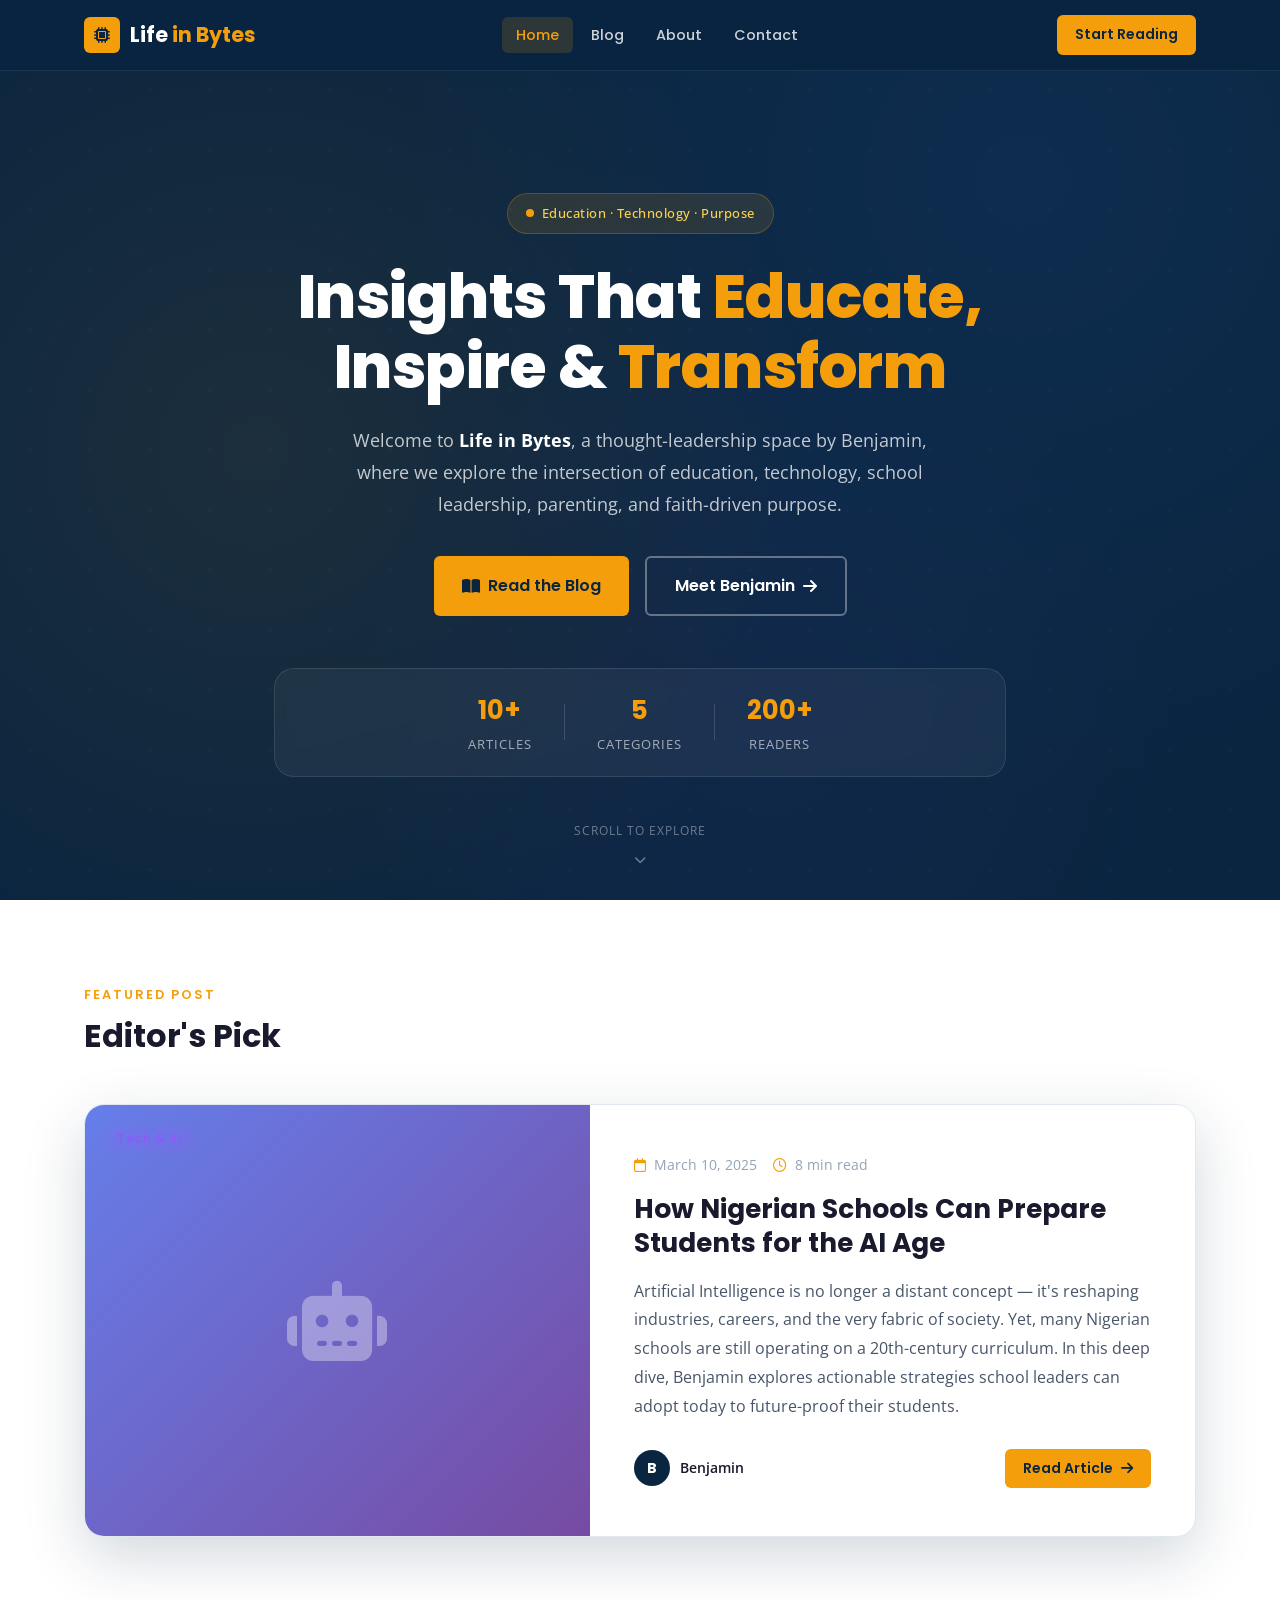
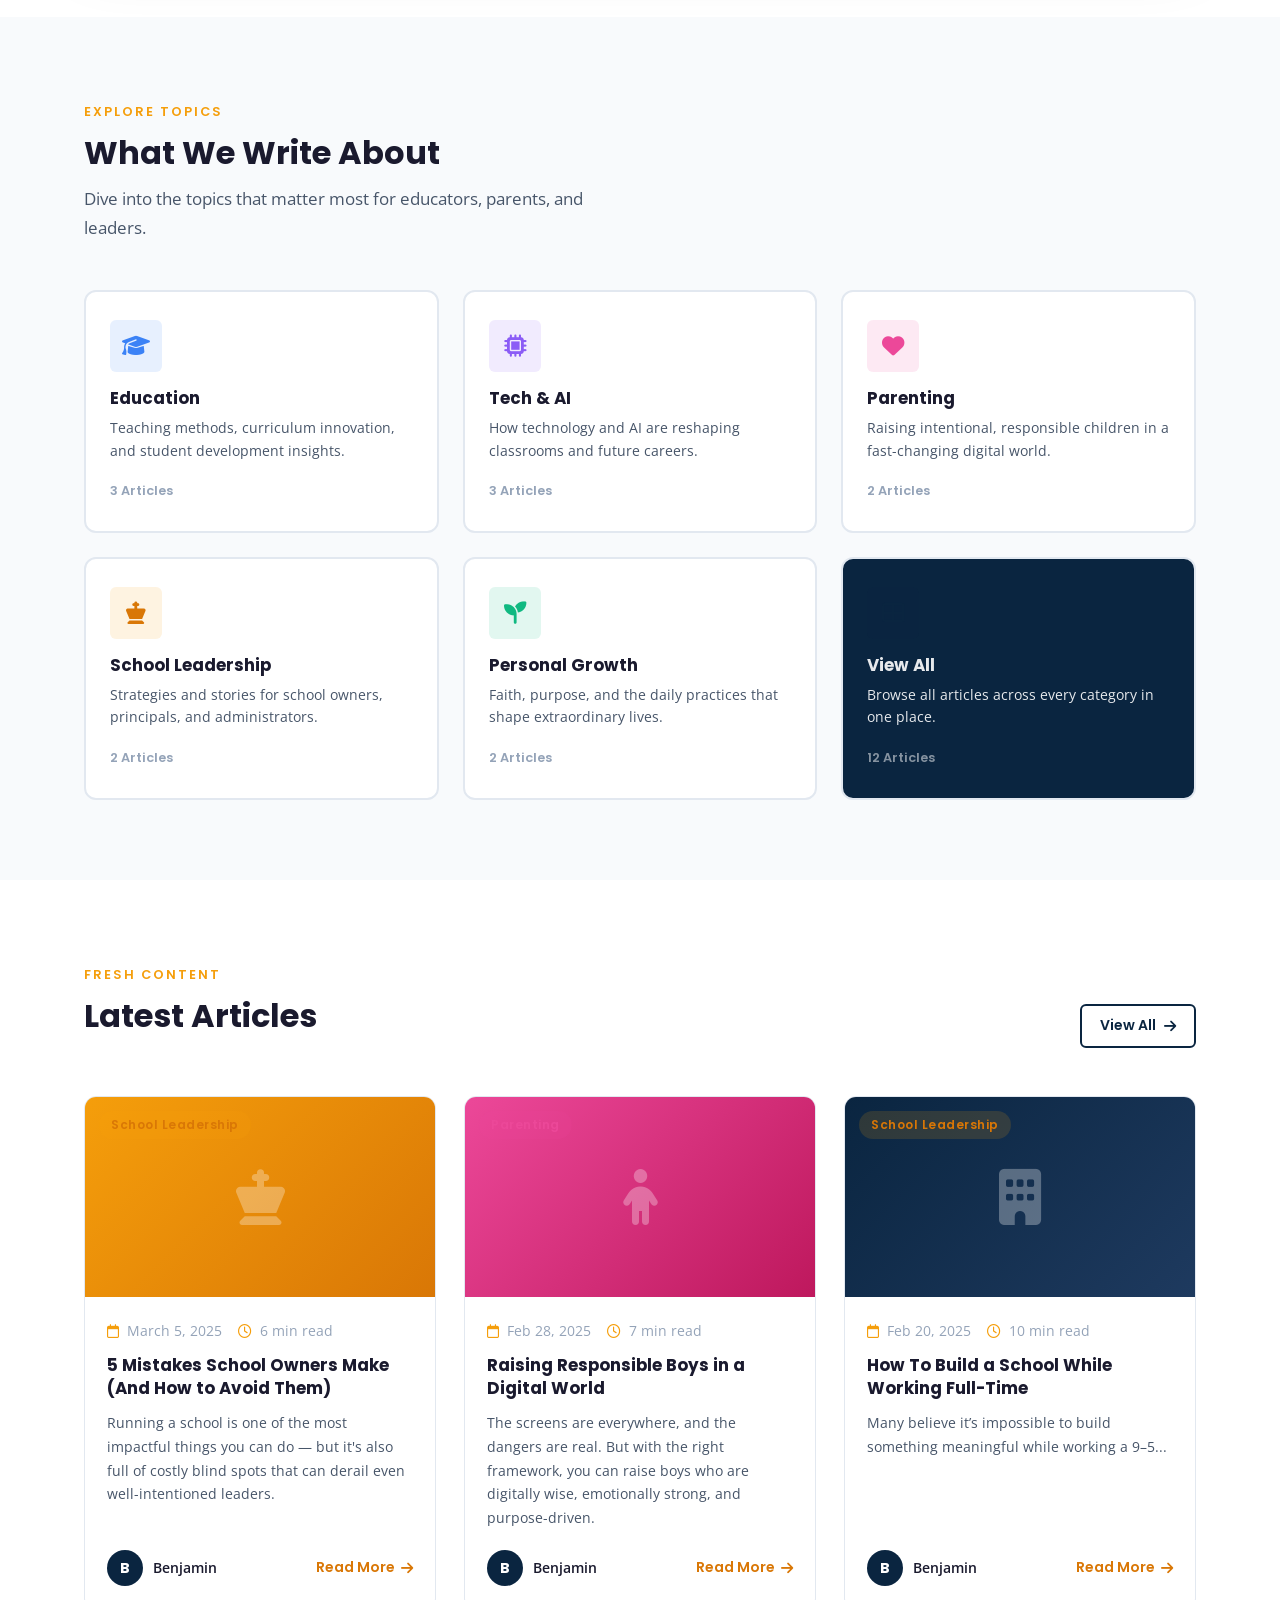
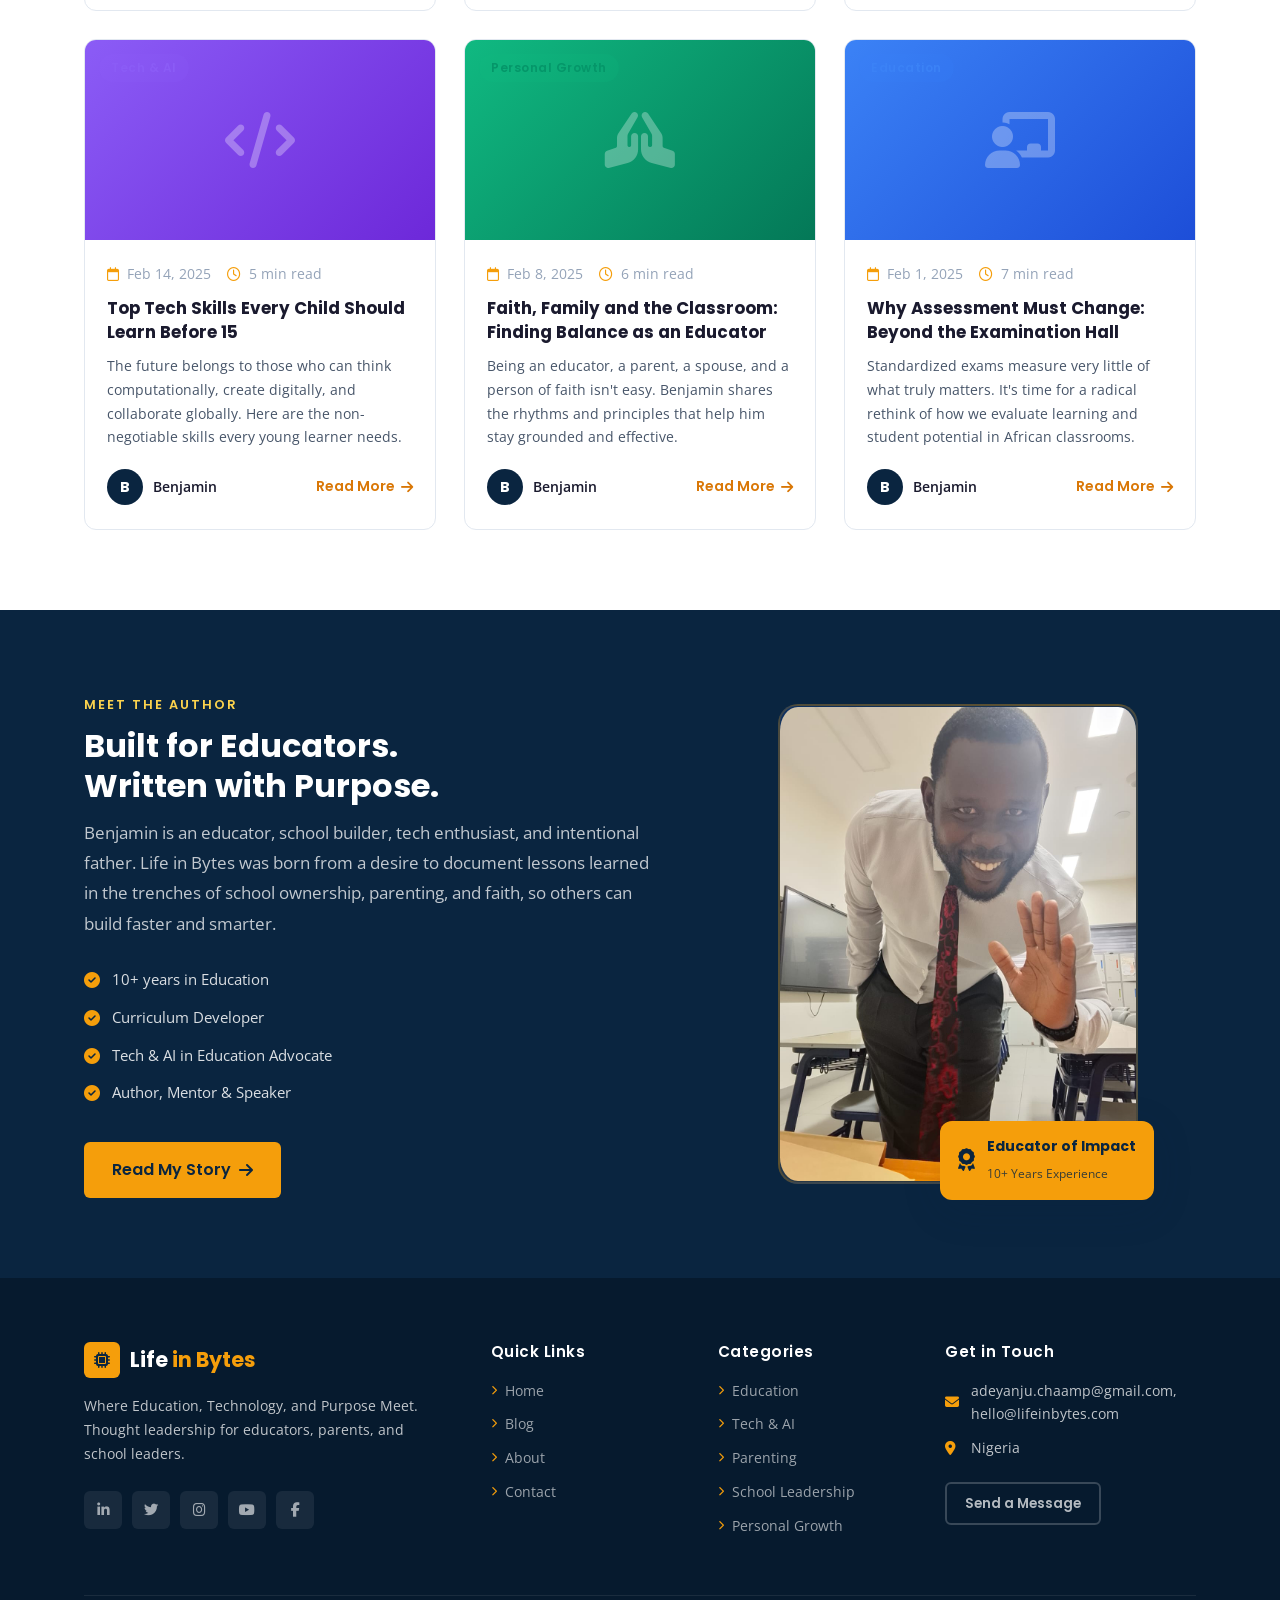
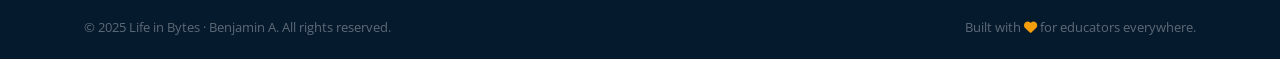
<file: index.html>
<!DOCTYPE html>
<html lang="en">
<head>
  <meta charset="UTF-8" />
  <meta name="viewport" content="width=device-width, initial-scale=1.0"/>
  <title>Life in Bytes – Where Education, Technology, and Purpose Meet</title>
  <meta name="description" content="Life in Bytes is Benjamin's thought-leadership blog where education, technology, and purpose converge. Insights on school growth, AI, parenting, and faith."/>
  <link rel="preconnect" href="https://fonts.googleapis.com"/>
  <link rel="preconnect" href="https://fonts.gstatic.com" crossorigin/>
  <link href="https://fonts.googleapis.com/css2?family=Poppins:wght@300;400;500;600;700;800&family=Open+Sans:wght@300;400;500;600&display=swap" rel="stylesheet"/>
  <link rel="stylesheet" href="https://cdn.jsdelivr.net/npm/@fortawesome/fontawesome-free@6.4.0/css/all.min.css"/>
  <link rel="stylesheet" href="css/style.css"/>
</head>
<body>

  <!-- ===== NAVIGATION ===== -->
  <nav class="navbar" id="navbar">
    <div class="container nav-container">
      <a href="index.html" class="logo">
        <span class="logo-icon"><i class="fas fa-microchip"></i></span>
        <span class="logo-text">Life <span class="accent">in Bytes</span></span>
      </a>
      <ul class="nav-links" id="navLinks">
        <li><a href="index.html" class="nav-link active">Home</a></li>
        <li><a href="blog.html" class="nav-link">Blog</a></li>
        <li><a href="about.html" class="nav-link">About</a></li>
        <li><a href="contact.html" class="nav-link">Contact</a></li>
      </ul>
      <div class="nav-cta">
        <a href="blog.html" class="btn btn-primary btn-sm">Start Reading</a>
      </div>
      <button class="hamburger" id="hamburger" aria-label="Toggle menu">
        <span></span><span></span><span></span>
      </button>
    </div>
  </nav>

  <!-- ===== HERO SECTION ===== -->
  <section class="hero" id="home">
    <div class="hero-bg-pattern"></div>
    <div class="container hero-container">
      <div class="hero-badge">
        <span class="badge-dot"></span>
        <span>Education · Technology · Purpose</span>
      </div>
      <h1 class="hero-title">
        Insights That <span class="accent-text">Educate,</span><br/>
        Inspire &amp; <span class="accent-text">Transform</span>
      </h1>
      <p class="hero-subtitle">
        Welcome to <strong>Life in Bytes</strong>, a thought-leadership space by Benjamin, where we explore the intersection of education, technology, school leadership, parenting, and faith-driven purpose.
      </p>
      <div class="hero-actions">
        <a href="blog.html" class="btn btn-primary btn-lg">
          <i class="fas fa-book-open"></i> Read the Blog
        </a>
        <a href="about.html" class="btn btn-outline btn-lg">
          Meet Benjamin <i class="fas fa-arrow-right"></i>
        </a>
      </div>
      <div class="hero-stats">
        <div class="stat">
          <span class="stat-number">10+</span>
          <span class="stat-label">Articles</span>
        </div>
        <div class="stat-divider"></div>
        <div class="stat">
          <span class="stat-number">5</span>
          <span class="stat-label">Categories</span>
        </div>
        <div class="stat-divider"></div>
        <div class="stat">
          <span class="stat-number">200+</span>
          <span class="stat-label">Readers</span>
        </div>
      </div>
    </div>
    <div class="hero-scroll-indicator">
      <span>Scroll to explore</span>
      <div class="scroll-arrow"><i class="fas fa-chevron-down"></i></div>
    </div>
  </section>

  <!-- ===== FEATURED POST ===== -->
  <section class="featured-section section-pad">
    <div class="container">
      <div class="section-header">
        <span class="section-tag">Featured Post</span>
        <h2 class="section-title">Editor's Pick</h2>
      </div>
      <div class="featured-card">
        <div class="featured-card-image">
          <div class="featured-img-placeholder">
            <i class="fas fa-robot"></i>
          </div>
          <span class="category-badge badge-tech">Tech &amp; AI</span>
        </div>
        <div class="featured-card-content">
          <div class="post-meta">
            <span class="post-date"><i class="far fa-calendar"></i> March 10, 2025</span>
            <span class="post-read"><i class="far fa-clock"></i> 8 min read</span>
          </div>
          <h2 class="featured-post-title">
            <a href="post.html?id=1">How Nigerian Schools Can Prepare Students for the AI Age</a>
          </h2>
          <p class="featured-post-excerpt">
            Artificial Intelligence is no longer a distant concept — it's reshaping industries, careers, and the very fabric of society. Yet, many Nigerian schools are still operating on a 20th-century curriculum. In this deep dive, Benjamin explores actionable strategies school leaders can adopt today to future-proof their students.
          </p>
          <div class="post-footer">
            <div class="author-mini">
              <div class="author-avatar">B</div>
              <span>Benjamin</span>
            </div>
            <a href="post.html?id=1" class="btn btn-primary btn-sm">
              Read Article <i class="fas fa-arrow-right"></i>
            </a>
          </div>
        </div>
      </div>
    </div>
  </section>

  <!-- ===== CATEGORIES SECTION ===== -->
  <section class="categories-section section-pad bg-light">
    <div class="container">
      <div class="section-header">
        <span class="section-tag">Explore Topics</span>
        <h2 class="section-title">What We Write About</h2>
        <p class="section-subtitle">Dive into the topics that matter most for educators, parents, and leaders.</p>
      </div>
      <div class="categories-grid">
        <a href="blog.html?cat=education" class="category-card">
          <div class="cat-icon cat-edu"><i class="fas fa-graduation-cap"></i></div>
          <h3>Education</h3>
          <p>Teaching methods, curriculum innovation, and student development insights.</p>
          <span class="cat-count">3 Articles</span>
          <div class="cat-arrow"><i class="fas fa-arrow-right"></i></div>
        </a>
        <a href="blog.html?cat=tech" class="category-card">
          <div class="cat-icon cat-tech"><i class="fas fa-microchip"></i></div>
          <h3>Tech &amp; AI</h3>
          <p>How technology and AI are reshaping classrooms and future careers.</p>
          <span class="cat-count">3 Articles</span>
          <div class="cat-arrow"><i class="fas fa-arrow-right"></i></div>
        </a>
        <a href="blog.html?cat=parenting" class="category-card">
          <div class="cat-icon cat-parent"><i class="fas fa-heart"></i></div>
          <h3>Parenting</h3>
          <p>Raising intentional, responsible children in a fast-changing digital world.</p>
          <span class="cat-count">2 Articles</span>
          <div class="cat-arrow"><i class="fas fa-arrow-right"></i></div>
        </a>
        <a href="blog.html?cat=leadership" class="category-card">
          <div class="cat-icon cat-lead"><i class="fas fa-chess-king"></i></div>
          <h3>School Leadership</h3>
          <p>Strategies and stories for school owners, principals, and administrators.</p>
          <span class="cat-count">2 Articles</span>
          <div class="cat-arrow"><i class="fas fa-arrow-right"></i></div>
        </a>
        <a href="blog.html?cat=growth" class="category-card">
          <div class="cat-icon cat-growth"><i class="fas fa-seedling"></i></div>
          <h3>Personal Growth</h3>
          <p>Faith, purpose, and the daily practices that shape extraordinary lives.</p>
          <span class="cat-count">2 Articles</span>
          <div class="cat-arrow"><i class="fas fa-arrow-right"></i></div>
        </a>
        <a href="blog.html" class="category-card category-card-all">
          <div class="cat-icon cat-all"><i class="fas fa-th-large"></i></div>
          <h3>View All</h3>
          <p>Browse all articles across every category in one place.</p>
          <span class="cat-count">12 Articles</span>
          <div class="cat-arrow"><i class="fas fa-arrow-right"></i></div>
        </a>
      </div>
    </div>
  </section>

  <!-- ===== LATEST POSTS ===== -->
  <section class="latest-posts section-pad">
    <div class="container">
      <div class="section-header flex-between">
        <div>
          <span class="section-tag">Fresh Content</span>
          <h2 class="section-title">Latest Articles</h2>
        </div>
        <a href="blog.html" class="btn btn-outline btn-sm view-all-btn">
          View All <i class="fas fa-arrow-right"></i>
        </a>
      </div>
      <div class="posts-grid" id="homePosts">

        <!-- Post 2 -->
        <article class="post-card" data-category="leadership">
          <div class="post-card-img">
            <div class="post-img-placeholder placeholder-leadership">
              <i class="fas fa-chess-king"></i>
            </div>
            <span class="category-badge badge-leadership">School Leadership</span>
          </div>
          <div class="post-card-body">
            <div class="post-meta">
              <span><i class="far fa-calendar"></i> March 5, 2025</span>
              <span><i class="far fa-clock"></i> 6 min read</span>
            </div>
            <h3 class="post-title">
              <a href="post.html?id=2">5 Mistakes School Owners Make (And How to Avoid Them)</a>
            </h3>
            <p class="post-excerpt">Running a school is one of the most impactful things you can do — but it's also full of costly blind spots that can derail even well-intentioned leaders.</p>
            <div class="post-footer">
              <div class="author-mini">
                <div class="author-avatar">B</div>
                <span>Benjamin</span>
              </div>
              <a href="post.html?id=2" class="read-more">Read More <i class="fas fa-arrow-right"></i></a>
            </div>
          </div>
        </article>

        <!-- Post 3 -->
        <article class="post-card" data-category="parenting">
          <div class="post-card-img">
            <div class="post-img-placeholder placeholder-parenting">
              <i class="fas fa-child"></i>
            </div>
            <span class="category-badge badge-parenting">Parenting</span>
          </div>
          <div class="post-card-body">
            <div class="post-meta">
              <span><i class="far fa-calendar"></i> Feb 28, 2025</span>
              <span><i class="far fa-clock"></i> 7 min read</span>
            </div>
            <h3 class="post-title">
              <a href="post.html?id=3">Raising Responsible Boys in a Digital World</a>
            </h3>
            <p class="post-excerpt">The screens are everywhere, and the dangers are real. But with the right framework, you can raise boys who are digitally wise, emotionally strong, and purpose-driven.</p>
            <div class="post-footer">
              <div class="author-mini">
                <div class="author-avatar">B</div>
                <span>Benjamin</span>
              </div>
              <a href="post.html?id=3" class="read-more">Read More <i class="fas fa-arrow-right"></i></a>
            </div>
          </div>
        </article>

        <!-- Post 4 -->
        <article class="post-card" data-category="leadership">
          <div class="post-card-img">
            <div class="post-img-placeholder placeholder-leadership2">
              <i class="fas fa-building"></i>
            </div>
            <span class="category-badge badge-leadership">School Leadership</span>
          </div>
          <div class="post-card-body">
            <div class="post-meta">
              <span><i class="far fa-calendar"></i> Feb 20, 2025</span>
              <span><i class="far fa-clock"></i> 10 min read</span>
            </div>
            <h3 class="post-title">
              <a href="post.html?id=4">How To Build a School While Working Full-Time</a>
            </h3>
            <p class="post-excerpt">Many believe it’s impossible to build something meaningful while working a 9–5...</p>
            <div class="post-footer">
              <div class="author-mini">
                <div class="author-avatar">B</div>
                <span>Benjamin</span>
              </div>
              <a href="post.html?id=4" class="read-more">Read More <i class="fas fa-arrow-right"></i></a>
            </div>
          </div>
        </article>

        <!-- Post 5 -->
        <article class="post-card" data-category="tech">
          <div class="post-card-img">
            <div class="post-img-placeholder placeholder-tech">
              <i class="fas fa-code"></i>
            </div>
            <span class="category-badge badge-tech">Tech &amp; AI</span>
          </div>
          <div class="post-card-body">
            <div class="post-meta">
              <span><i class="far fa-calendar"></i> Feb 14, 2025</span>
              <span><i class="far fa-clock"></i> 5 min read</span>
            </div>
            <h3 class="post-title">
              <a href="post.html?id=5">Top Tech Skills Every Child Should Learn Before 15</a>
            </h3>
            <p class="post-excerpt">The future belongs to those who can think computationally, create digitally, and collaborate globally. Here are the non-negotiable skills every young learner needs.</p>
            <div class="post-footer">
              <div class="author-mini">
                <div class="author-avatar">B</div>
                <span>Benjamin</span>
              </div>
              <a href="post.html?id=5" class="read-more">Read More <i class="fas fa-arrow-right"></i></a>
            </div>
          </div>
        </article>

        <!-- Post 6 -->
        <article class="post-card" data-category="growth">
          <div class="post-card-img">
            <div class="post-img-placeholder placeholder-faith">
              <i class="fas fa-praying-hands"></i>
            </div>
            <span class="category-badge badge-growth">Personal Growth</span>
          </div>
          <div class="post-card-body">
            <div class="post-meta">
              <span><i class="far fa-calendar"></i> Feb 8, 2025</span>
              <span><i class="far fa-clock"></i> 6 min read</span>
            </div>
            <h3 class="post-title">
              <a href="post.html?id=6">Faith, Family and the Classroom: Finding Balance as an Educator</a>
            </h3>
            <p class="post-excerpt">Being an educator, a parent, a spouse, and a person of faith isn't easy. Benjamin shares the rhythms and principles that help him stay grounded and effective.</p>
            <div class="post-footer">
              <div class="author-mini">
                <div class="author-avatar">B</div>
                <span>Benjamin</span>
              </div>
              <a href="post.html?id=6" class="read-more">Read More <i class="fas fa-arrow-right"></i></a>
            </div>
          </div>
        </article>

        <!-- Post bonus -->
        <article class="post-card" data-category="education">
          <div class="post-card-img">
            <div class="post-img-placeholder placeholder-edu">
              <i class="fas fa-chalkboard-teacher"></i>
            </div>
            <span class="category-badge badge-education">Education</span>
          </div>
          <div class="post-card-body">
            <div class="post-meta">
              <span><i class="far fa-calendar"></i> Feb 1, 2025</span>
              <span><i class="far fa-clock"></i> 7 min read</span>
            </div>
            <h3 class="post-title">
              <a href="post.html?id=7">Why Assessment Must Change: Beyond the Examination Hall</a>
            </h3>
            <p class="post-excerpt">Standardized exams measure very little of what truly matters. It's time for a radical rethink of how we evaluate learning and student potential in African classrooms.</p>
            <div class="post-footer">
              <div class="author-mini">
                <div class="author-avatar">B</div>
                <span>Benjamin</span>
              </div>
              <a href="post.html?id=7" class="read-more">Read More <i class="fas fa-arrow-right"></i></a>
            </div>
          </div>
        </article>

      </div>
    </div>
  </section>

  <!-- ===== ABOUT TEASER ===== -->
  <section class="about-teaser section-pad bg-dark">
    <div class="container">
      <div class="about-teaser-inner">
        <div class="about-teaser-text">
          <span class="section-tag light">Meet the Author</span>
          <h2 class="section-title light">Built for Educators.<br/>Written with Purpose.</h2>
          <p>
            Benjamin is an educator, school builder, tech enthusiast, and intentional father. Life in Bytes was born from a desire to document lessons learned in the trenches of school ownership, parenting, and faith, so others can build faster and smarter.
          </p>
          <ul class="about-highlights">
            <li><i class="fas fa-check-circle"></i> 10+ years in Education</li>
            <li><i class="fas fa-check-circle"></i> Curriculum Developer</li>
            <li><i class="fas fa-check-circle"></i> Tech &amp; AI in Education Advocate</li>
            <li><i class="fas fa-check-circle"></i> Author, Mentor &amp; Speaker</li>
          </ul>
          <a href="about.html" class="btn btn-accent btn-lg">
            Read My Story <i class="fas fa-arrow-right"></i>
          </a>
        </div>
        <div class="about-teaser-image">
          <div class="author-photo-frame">
            <div class="author-photo-placeholder">
              <img src="images/benjamin.jpeg" alt="Benjamin" class="profile-photo">
            </div>
            <div class="author-badge-card">
              <i class="fas fa-award"></i>
              <div>
                <strong>Educator of Impact</strong>
                <span>10+ Years Experience</span>
              </div>
            </div>
          </div>
        </div>
      </div>
    </div>
  </section>

  <!-- ===== FOOTER ===== -->
  <footer class="footer">
    <div class="container">
      <div class="footer-grid">
        <div class="footer-brand">
          <a href="index.html" class="logo">
            <span class="logo-icon"><i class="fas fa-microchip"></i></span>
            <span class="logo-text">Life <span class="accent">in Bytes</span></span>
          </a>
          <p>Where Education, Technology, and Purpose Meet. Thought leadership for educators, parents, and school leaders.</p>
          <div class="social-links">
            <a href="https://www.linkedin.com/in/adeyanju-benjamin-b-sc-ed-mce-660734b6" class="social-link" aria-label="LinkedIn"><i class="fab fa-linkedin-in"></i></a>
            <a href="#" class="social-link" aria-label="Twitter"><i class="fab fa-twitter"></i></a>
            <a href="#" class="social-link" aria-label="Instagram"><i class="fab fa-instagram"></i></a>
            <a href="#" class="social-link" aria-label="YouTube"><i class="fab fa-youtube"></i></a>
            <a href="#" class="social-link" aria-label="Facebook"><i class="fab fa-facebook-f"></i></a>
          </div>
        </div>
        <div class="footer-nav">
          <h4>Quick Links</h4>
          <ul>
            <li><a href="index.html"><i class="fas fa-chevron-right"></i> Home</a></li>
            <li><a href="blog.html"><i class="fas fa-chevron-right"></i> Blog</a></li>
            <li><a href="about.html"><i class="fas fa-chevron-right"></i> About</a></li>
            <li><a href="contact.html"><i class="fas fa-chevron-right"></i> Contact</a></li>
          </ul>
        </div>
        <div class="footer-nav">
          <h4>Categories</h4>
          <ul>
            <li><a href="blog.html?cat=education"><i class="fas fa-chevron-right"></i> Education</a></li>
            <li><a href="blog.html?cat=tech"><i class="fas fa-chevron-right"></i> Tech &amp; AI</a></li>
            <li><a href="blog.html?cat=parenting"><i class="fas fa-chevron-right"></i> Parenting</a></li>
            <li><a href="blog.html?cat=leadership"><i class="fas fa-chevron-right"></i> School Leadership</a></li>
            <li><a href="blog.html?cat=growth"><i class="fas fa-chevron-right"></i> Personal Growth</a></li>
          </ul>
        </div>
        <div class="footer-contact">
          <h4>Get in Touch</h4>
          <p><i class="fas fa-envelope"></i> adeyanju.chaamp@gmail.com, <br> hello@lifeinbytes.com</p>
          <p><i class="fas fa-map-marker-alt"></i> Nigeria</p>
          <a href="contact.html" class="btn btn-outline btn-sm mt-sm">Send a Message</a>
        </div>
      </div>
      <div class="footer-bottom">
        <p>&copy; 2025 Life in Bytes · Benjamin A. All rights reserved.</p>
        <p>Built with <i class="fas fa-heart" style="color:#F59E0B"></i> for educators everywhere.</p>
      </div>
    </div>
  </footer>

  <script src="js/main.js"></script>
</body>
</html>
</file>
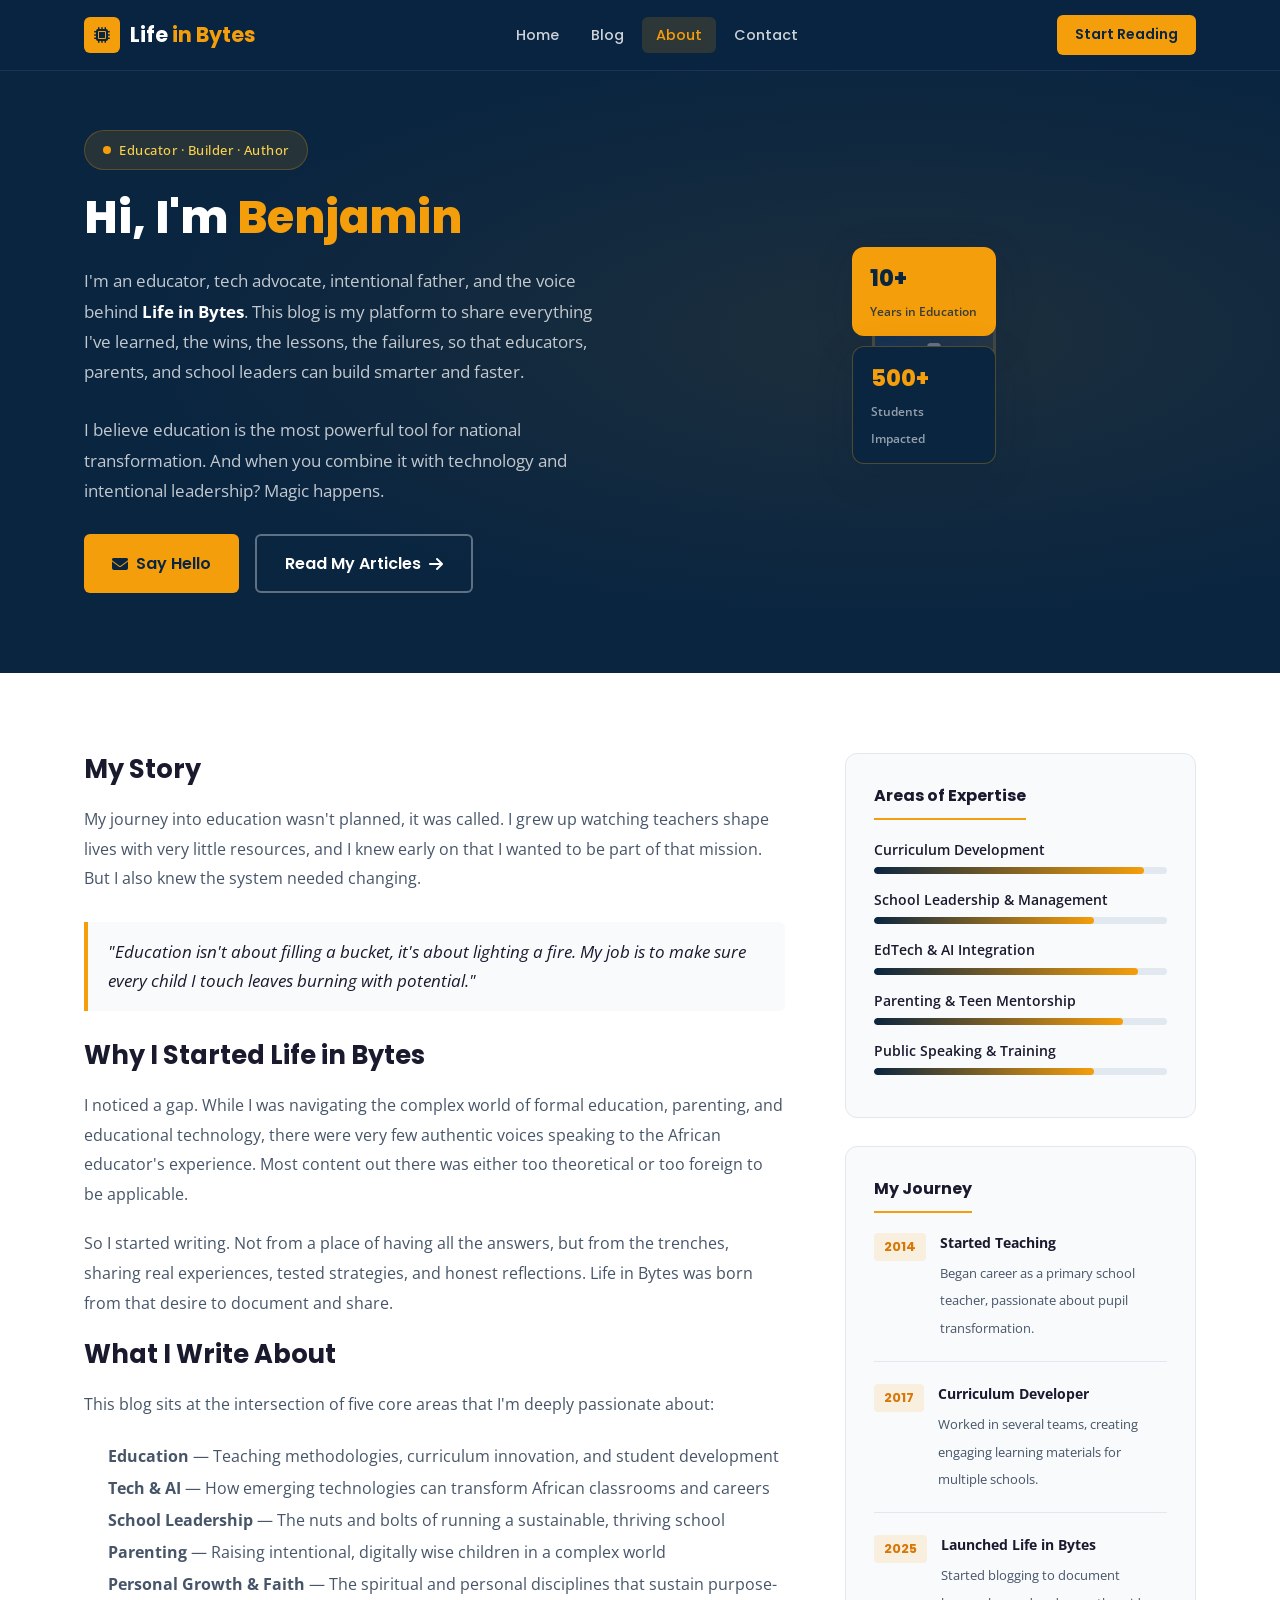
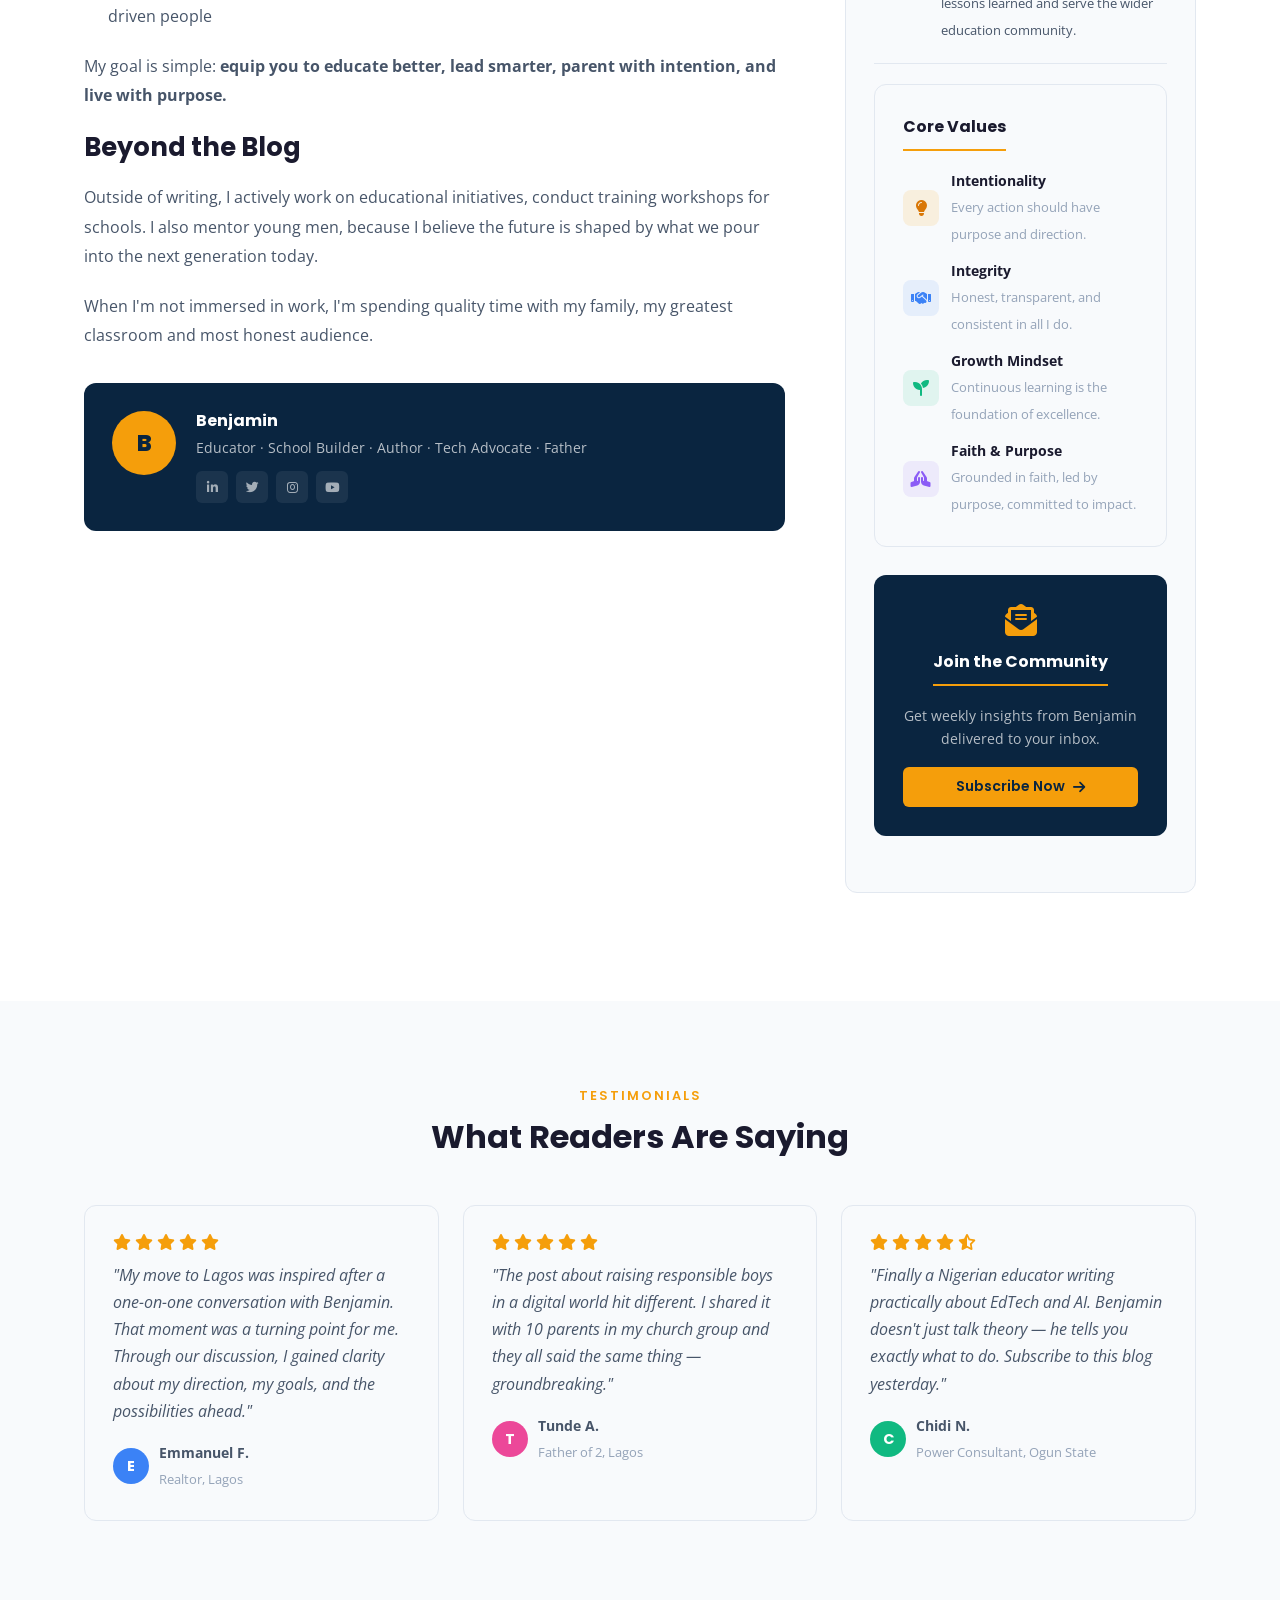
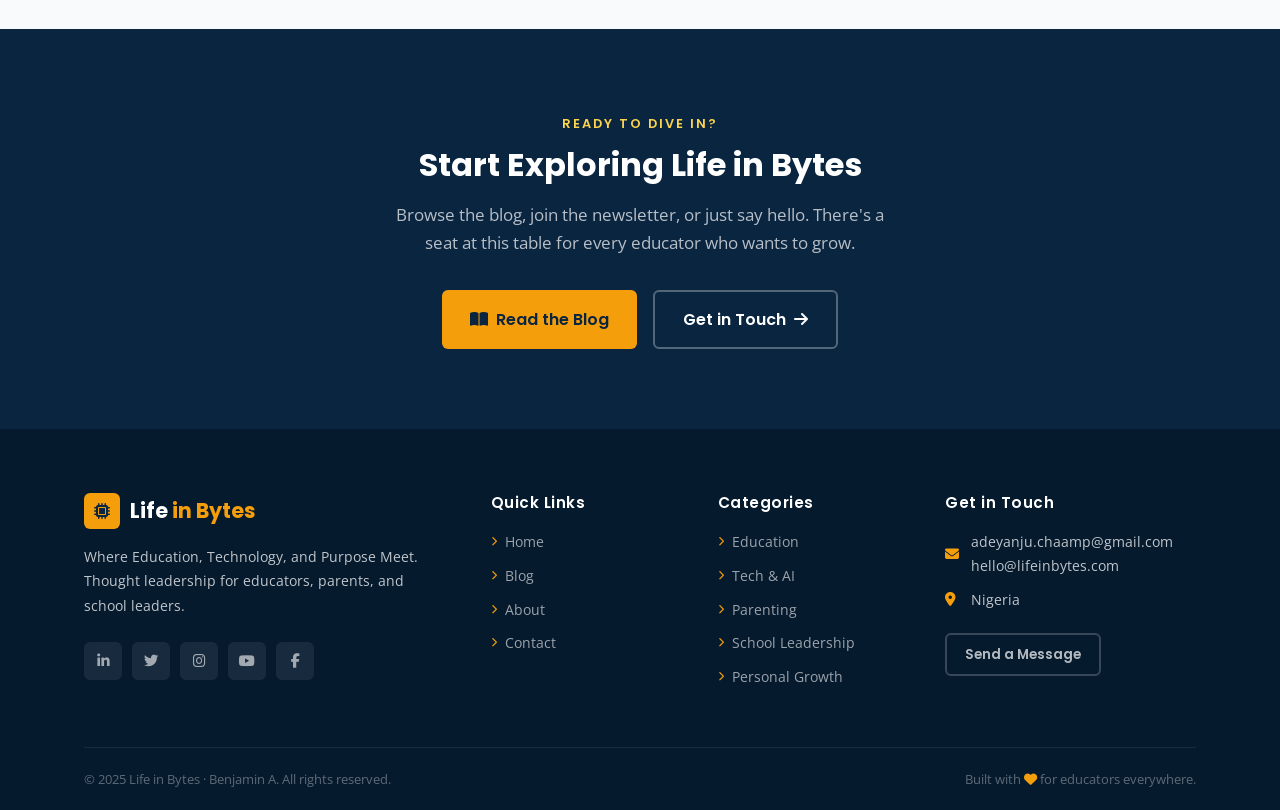
<file: about.html>
<!DOCTYPE html>
<html lang="en">
<head>
  <meta charset="UTF-8"/>
  <meta name="viewport" content="width=device-width, initial-scale=1.0"/>
  <title>About Benjamin – Life in Bytes</title>
  <meta name="description" content="Meet Benjamin – educator, school builder, tech advocate, and the voice behind Life in Bytes."/>
  <link rel="preconnect" href="https://fonts.googleapis.com"/>
  <link rel="preconnect" href="https://fonts.gstatic.com" crossorigin/>
  <link href="https://fonts.googleapis.com/css2?family=Poppins:wght@300;400;500;600;700;800&family=Open+Sans:wght@300;400;500;600&display=swap" rel="stylesheet"/>
  <link rel="stylesheet" href="https://cdn.jsdelivr.net/npm/@fortawesome/fontawesome-free@6.4.0/css/all.min.css"/>
  <link rel="stylesheet" href="css/style.css"/>
</head>
<body>

  <!-- ===== NAVBAR ===== -->
  <nav class="navbar" id="navbar">
    <div class="container nav-container">
      <a href="index.html" class="logo">
        <span class="logo-icon"><i class="fas fa-microchip"></i></span>
        <span class="logo-text">Life <span class="accent">in Bytes</span></span>
      </a>
      <ul class="nav-links" id="navLinks">
        <li><a href="index.html" class="nav-link">Home</a></li>
        <li><a href="blog.html" class="nav-link">Blog</a></li>
        <li><a href="about.html" class="nav-link active">About</a></li>
        <li><a href="contact.html" class="nav-link">Contact</a></li>
      </ul>
      <div class="nav-cta">
        <a href="blog.html" class="btn btn-primary btn-sm">Start Reading</a>
      </div>
      <button class="hamburger" id="hamburger" aria-label="Toggle menu">
        <span></span><span></span><span></span>
      </button>
    </div>
  </nav>

  <!-- ===== ABOUT HERO ===== -->
  <section class="about-hero">
    <div class="container">
      <div class="about-hero-inner">
        <div class="about-hero-text">
          <div class="hero-badge">
            <span class="badge-dot"></span>
            <span>Educator · Builder · Author</span>
          </div>
          <h1>Hi, I'm <span class="accent-text">Benjamin</span> </h1>
          <p>
            I'm an educator, tech advocate, intentional father, and the voice behind <strong style="color:#fff">Life in Bytes</strong>. This blog is my platform to share everything I've learned, the wins, the lessons, the failures, so that educators, parents, and school leaders can build smarter and faster.
          </p>
          <p>
            I believe education is the most powerful tool for national transformation. And when you combine it with technology and intentional leadership? Magic happens.
          </p>
          <div class="hero-actions" style="justify-content:flex-start;margin-bottom:0;">
            <a href="contact.html" class="btn btn-accent btn-lg">
              <i class="fas fa-envelope"></i> Say Hello
            </a>
            <a href="blog.html" class="btn btn-outline btn-lg">
              Read My Articles <i class="fas fa-arrow-right"></i>
            </a>
          </div>
        </div>
        <div class="about-photo-wrap">
          <div class="about-photo-main">
            <i class="fas fa-user-tie"></i>
            <span>Benjamin</span>
          </div>
          <div class="about-stat-cards">
            <div class="about-stat-card">
              <span class="number">10+</span>
              <span class="label">Years in Education</span>
            </div>
            <div class="about-stat-card" style="background:#0A2540;color:#F59E0B;border:1px solid rgba(245,158,11,0.3);">
              <span class="number" style="color:#F59E0B;">500+</span>
              <span class="label" style="color:rgba(255,255,255,0.7);">Students Impacted</span>
            </div>
          </div>
        </div>
      </div>
    </div>
  </section>

  <!-- ===== ABOUT CONTENT ===== -->
  <section class="about-content-section">
    <div class="container">
      <div class="about-content-grid">

        <!-- Story -->
        <div class="about-story">
          <h2>My Story</h2>
          <p>
            My journey into education wasn't planned, it was called. I grew up watching teachers shape lives with very little resources, and I knew early on that I wanted to be part of that mission. But I also knew the system needed changing.
          </p>
          
          <blockquote>
            "Education isn't about filling a bucket, it's about lighting a fire. My job is to make sure every child I touch leaves burning with potential."
          </blockquote>

          <h2>Why I Started Life in Bytes</h2>
          <p>
            I noticed a gap. While I was navigating the complex world of formal education, parenting, and educational technology, there were very few authentic voices speaking to the African educator's experience. Most content out there was either too theoretical or too foreign to be applicable.
          </p>
          <p>
            So I started writing. Not from a place of having all the answers, but from the trenches, sharing real experiences, tested strategies, and honest reflections. Life in Bytes was born from that desire to document and share.
          </p>

          <h2>What I Write About</h2>
          <p>
            This blog sits at the intersection of five core areas that I'm deeply passionate about:
          </p>
          <ul style="margin: 0 0 20px 24px; color: var(--text-body); line-height: 2;">
            <li><strong>Education</strong> — Teaching methodologies, curriculum innovation, and student development</li>
            <li><strong>Tech &amp; AI</strong> — How emerging technologies can transform African classrooms and careers</li>
            <li><strong>School Leadership</strong> — The nuts and bolts of running a sustainable, thriving school</li>
            <li><strong>Parenting</strong> — Raising intentional, digitally wise children in a complex world</li>
            <li><strong>Personal Growth &amp; Faith</strong> — The spiritual and personal disciplines that sustain purpose-driven people</li>
          </ul>
          <p>
            My goal is simple: <strong>equip you to educate better, lead smarter, parent with intention, and live with purpose.</strong>
          </p>

          <h2>Beyond the Blog</h2>
          <p>
            Outside of writing, I actively work on educational initiatives, conduct training workshops for schools. I also mentor young men, because I believe the future is shaped by what we pour into the next generation today.
          </p>
          <p>
            When I'm not immersed in work, I'm spending quality time with my family, my greatest classroom and most honest audience.
          </p>

          <!-- Author Box -->
          <div class="author-box" style="margin-top:32px;">
            <div class="author-box-avatar">B</div>
            <div>
              <h4>Benjamin</h4>
              <p>Educator · School Builder · Author · Tech Advocate · Father</p>
              <div class="social-links">
                <a href="https://www.linkedin.com/in/adeyanju-benjamin-b-sc-ed-mce-660734b6 " class="social-link" aria-label="LinkedIn"><i class="fab fa-linkedin-in"></i></a>
                <a href="#" class="social-link" aria-label="Twitter"><i class="fab fa-twitter"></i></a>
                <a href="#" class="social-link" aria-label="Instagram"><i class="fab fa-instagram"></i></a>
                <a href="#" class="social-link" aria-label="YouTube"><i class="fab fa-youtube"></i></a>
              </div>
            </div>
          </div>
        </div>

        <!-- Sidebar -->
        <div class="about-sidebar">

          <!-- Expertise -->
          <div class="sidebar-widget">
            <h3>Areas of Expertise</h3>
            <div class="expertise-item">
              <label>Curriculum Development</label>
              <div class="progress-bar-wrap"><div class="progress-bar" data-width="92%"></div></div>
            </div>
            <div class="expertise-item">
              <label>School Leadership &amp; Management</label>
              <div class="progress-bar-wrap"><div class="progress-bar" data-width="75%"></div></div>
            </div>
            <div class="expertise-item">
              <label>EdTech &amp; AI Integration</label>
              <div class="progress-bar-wrap"><div class="progress-bar" data-width="90%"></div></div>
            </div>
            <div class="expertise-item">
              <label>Parenting &amp; Teen Mentorship</label>
              <div class="progress-bar-wrap"><div class="progress-bar" data-width="85%"></div></div>
            </div>
            <div class="expertise-item">
              <label>Public Speaking &amp; Training</label>
              <div class="progress-bar-wrap"><div class="progress-bar" data-width="75%"></div></div>
            </div>
          </div>

          <!-- Journey / Timeline -->
          <div class="sidebar-widget">
            <h3>My Journey</h3>
            <div class="timeline-item">
              <span class="timeline-year">2014</span>
              <div class="timeline-text">
                <strong>Started Teaching</strong>
                <span>Began career as a primary school teacher, passionate about pupil transformation.</span>
              </div>
            </div>
            <div class="timeline-item">
              <span class="timeline-year">2017</span>
              <div class="timeline-text">
                <strong>Curriculum Developer</strong>
                <span>Worked in several teams, creating engaging learning materials for multiple schools.</span>
              </div>
            </div>
            <div class="timeline-item">
              <span class="timeline-year">2025</span>
              <div class="timeline-text">
                <strong>Launched Life in Bytes</strong>
                <span>Started blogging to document lessons learned and serve the wider education community.</span>
              </div>
            </div>
           
          <!-- Values -->
          <div class="sidebar-widget">
            <h3>Core Values</h3>
            <div style="display:flex;flex-direction:column;gap:12px;">
              <div style="display:flex;align-items:center;gap:12px;">
                <div style="width:36px;height:36px;background:rgba(245,158,11,0.12);border-radius:8px;display:flex;align-items:center;justify-content:center;color:#D97706;font-size:1rem;flex-shrink:0;"><i class="fas fa-lightbulb"></i></div>
                <div>
                  <strong style="display:block;font-size:0.875rem;color:var(--text-dark);">Intentionality</strong>
                  <span style="font-size:0.8rem;color:var(--text-light);">Every action should have purpose and direction.</span>
                </div>
              </div>
              <div style="display:flex;align-items:center;gap:12px;">
                <div style="width:36px;height:36px;background:rgba(59,130,246,0.1);border-radius:8px;display:flex;align-items:center;justify-content:center;color:#3B82F6;font-size:1rem;flex-shrink:0;"><i class="fas fa-handshake"></i></div>
                <div>
                  <strong style="display:block;font-size:0.875rem;color:var(--text-dark);">Integrity</strong>
                  <span style="font-size:0.8rem;color:var(--text-light);">Honest, transparent, and consistent in all I do.</span>
                </div>
              </div>
              <div style="display:flex;align-items:center;gap:12px;">
                <div style="width:36px;height:36px;background:rgba(16,185,129,0.1);border-radius:8px;display:flex;align-items:center;justify-content:center;color:#10B981;font-size:1rem;flex-shrink:0;"><i class="fas fa-seedling"></i></div>
                <div>
                  <strong style="display:block;font-size:0.875rem;color:var(--text-dark);">Growth Mindset</strong>
                  <span style="font-size:0.8rem;color:var(--text-light);">Continuous learning is the foundation of excellence.</span>
                </div>
              </div>
              <div style="display:flex;align-items:center;gap:12px;">
                <div style="width:36px;height:36px;background:rgba(139,92,246,0.1);border-radius:8px;display:flex;align-items:center;justify-content:center;color:#8B5CF6;font-size:1rem;flex-shrink:0;"><i class="fas fa-praying-hands"></i></div>
                <div>
                  <strong style="display:block;font-size:0.875rem;color:var(--text-dark);">Faith &amp; Purpose</strong>
                  <span style="font-size:0.8rem;color:var(--text-light);">Grounded in faith, led by purpose, committed to impact.</span>
                </div>
              </div>
            </div>
          </div>

          <!-- CTA -->
          <div class="sidebar-widget" style="background:var(--primary);border-color:transparent;text-align:center;">
            <i class="fas fa-envelope-open-text" style="font-size:2rem;color:var(--accent);margin-bottom:12px;display:block;"></i>
            <h3 style="color:var(--white);border-color:var(--accent);">Join the Community</h3>
            <p style="color:rgba(255,255,255,0.7);font-size:0.875rem;margin-bottom:16px;">Get weekly insights from Benjamin delivered to your inbox.</p>
            <a href="https://chat.whatsapp.com/C8FrR2UjaqrAwfc5uvltbo" class="btn btn-accent btn-sm" style="width:100%;justify-content:center;">
              Subscribe Now <i class="fas fa-arrow-right"></i>
            </a>
          </div>

        </div>
      </div>
    </div>
  </section>

  <!-- ===== WHAT READERS SAY ===== -->
  <section class="section-pad bg-light">
    <div class="container">
      <div class="section-header" style="text-align:center;">
        <span class="section-tag">Testimonials</span>
        <h2 class="section-title">What Readers Are Saying</h2>
      </div>
      <div style="display:grid;grid-template-columns:repeat(3,1fr);gap:24px;" id="testimonialsGrid">
        <div class="sidebar-widget" style="text-align:left;">
          <div style="display:flex;gap:4px;margin-bottom:12px;color:#F59E0B;">
            <i class="fas fa-star"></i><i class="fas fa-star"></i><i class="fas fa-star"></i><i class="fas fa-star"></i><i class="fas fa-star"></i>
          </div>
          <p style="font-style:italic;color:var(--text-body);margin-bottom:16px;line-height:1.7;">"My move to Lagos was inspired after a one-on-one conversation with Benjamin. That moment was a turning point for me. Through our discussion, I gained clarity about my direction, my goals, and the possibilities ahead."</p>
          <div style="display:flex;align-items:center;gap:10px;">
            <div class="author-avatar" style="background:#3B82F6;">E</div>
            <div><strong style="display:block;font-size:0.875rem;">Emmanuel F.</strong><span style="font-size:0.8rem;color:var(--text-light);">Realtor, Lagos</span></div>
          </div>
        </div>
        <div class="sidebar-widget" style="text-align:left;">
          <div style="display:flex;gap:4px;margin-bottom:12px;color:#F59E0B;">
            <i class="fas fa-star"></i><i class="fas fa-star"></i><i class="fas fa-star"></i><i class="fas fa-star"></i><i class="fas fa-star"></i>
          </div>
          <p style="font-style:italic;color:var(--text-body);margin-bottom:16px;line-height:1.7;">"The post about raising responsible boys in a digital world hit different. I shared it with 10 parents in my church group and they all said the same thing — groundbreaking."</p>
          <div style="display:flex;align-items:center;gap:10px;">
            <div class="author-avatar" style="background:#EC4899;">T</div>
            <div><strong style="display:block;font-size:0.875rem;">Tunde A.</strong><span style="font-size:0.8rem;color:var(--text-light);">Father of 2, Lagos</span></div>
          </div>
        </div>
        <div class="sidebar-widget" style="text-align:left;">
          <div style="display:flex;gap:4px;margin-bottom:12px;color:#F59E0B;">
            <i class="fas fa-star"></i><i class="fas fa-star"></i><i class="fas fa-star"></i><i class="fas fa-star"></i><i class="fas fa-star-half-alt"></i>
          </div>
          <p style="font-style:italic;color:var(--text-body);margin-bottom:16px;line-height:1.7;">"Finally a Nigerian educator writing practically about EdTech and AI. Benjamin doesn't just talk theory — he tells you exactly what to do. Subscribe to this blog yesterday."</p>
          <div style="display:flex;align-items:center;gap:10px;">
            <div class="author-avatar" style="background:#10B981;">C</div>
            <div><strong style="display:block;font-size:0.875rem;">Chidi N.</strong><span style="font-size:0.8rem;color:var(--text-light);">Power Consultant, Ogun State</span></div>
          </div>
        </div>
      </div>
    </div>
  </section>

  <!-- ===== CTA ===== -->
  <section class="section-pad bg-dark">
    <div class="container" style="text-align:center;">
      <span class="section-tag light">Ready to dive in?</span>
      <h2 class="section-title light" style="margin-bottom:16px;">Start Exploring Life in Bytes</h2>
      <p style="color:rgba(255,255,255,0.7);max-width:500px;margin:0 auto 32px;font-size:1.05rem;">Browse the blog, join the newsletter, or just say hello. There's a seat at this table for every educator who wants to grow.</p>
      <div style="display:flex;gap:16px;justify-content:center;flex-wrap:wrap;">
        <a href="blog.html" class="btn btn-accent btn-lg"><i class="fas fa-book-open"></i> Read the Blog</a>
        <a href="contact.html" class="btn btn-outline btn-lg" style="color:var(--white);border-color:rgba(255,255,255,0.3);">Get in Touch <i class="fas fa-arrow-right"></i></a>
      </div>
    </div>
  </section>

  <!-- ===== FOOTER ===== -->
  <footer class="footer">
    <div class="container">
      <div class="footer-grid">
        <div class="footer-brand">
          <a href="index.html" class="logo">
            <span class="logo-icon"><i class="fas fa-microchip"></i></span>
            <span class="logo-text">Life <span class="accent">in Bytes</span></span>
          </a>
          <p>Where Education, Technology, and Purpose Meet. Thought leadership for educators, parents, and school leaders.</p>
          <div class="social-links">
            <a href="https://www.linkedin.com/in/adeyanju-benjamin-b-sc-ed-mce-660734b6" class="social-link" aria-label="LinkedIn"><i class="fab fa-linkedin-in"></i></a>
            <a href="#" class="social-link" aria-label="Twitter"><i class="fab fa-twitter"></i></a>
            <a href="#" class="social-link" aria-label="Instagram"><i class="fab fa-instagram"></i></a>
            <a href="#" class="social-link" aria-label="YouTube"><i class="fab fa-youtube"></i></a>
            <a href="#" class="social-link" aria-label="Facebook"><i class="fab fa-facebook-f"></i></a>
          </div>
        </div>
        <div class="footer-nav">
          <h4>Quick Links</h4>
          <ul>
            <li><a href="index.html"><i class="fas fa-chevron-right"></i> Home</a></li>
            <li><a href="blog.html"><i class="fas fa-chevron-right"></i> Blog</a></li>
            <li><a href="about.html"><i class="fas fa-chevron-right"></i> About</a></li>
            <li><a href="contact.html"><i class="fas fa-chevron-right"></i> Contact</a></li>
          </ul>
        </div>
        <div class="footer-nav">
          <h4>Categories</h4>
          <ul>
            <li><a href="blog.html?cat=education"><i class="fas fa-chevron-right"></i> Education</a></li>
            <li><a href="blog.html?cat=tech"><i class="fas fa-chevron-right"></i> Tech &amp; AI</a></li>
            <li><a href="blog.html?cat=parenting"><i class="fas fa-chevron-right"></i> Parenting</a></li>
            <li><a href="blog.html?cat=leadership"><i class="fas fa-chevron-right"></i> School Leadership</a></li>
            <li><a href="blog.html?cat=growth"><i class="fas fa-chevron-right"></i> Personal Growth</a></li>
          </ul>
        </div>
        <div class="footer-contact">
          <h4>Get in Touch</h4>
          <p><i class="fas fa-envelope"></i> adeyanju.chaamp@gmail.com <br> hello@lifeinbytes.com</p>
          <p><i class="fas fa-map-marker-alt"></i> Nigeria</p>
          <a href="contact.html" class="btn btn-outline btn-sm mt-sm">Send a Message</a>
        </div>
      </div>
      <div class="footer-bottom">
        <p>&copy; 2025 Life in Bytes · Benjamin A. All rights reserved.</p>
        <p>Built with <i class="fas fa-heart" style="color:#F59E0B"></i> for educators everywhere.</p>
      </div>
    </div>
  </footer>

  <script src="js/main.js"></script>
  <style>
    @media (max-width: 768px) {
      #testimonialsGrid { grid-template-columns: 1fr !important; }
    }
    @media (max-width: 1024px) {
      #testimonialsGrid { grid-template-columns: 1fr 1fr !important; }
    }
  </style>
</body>
</html>
</file>
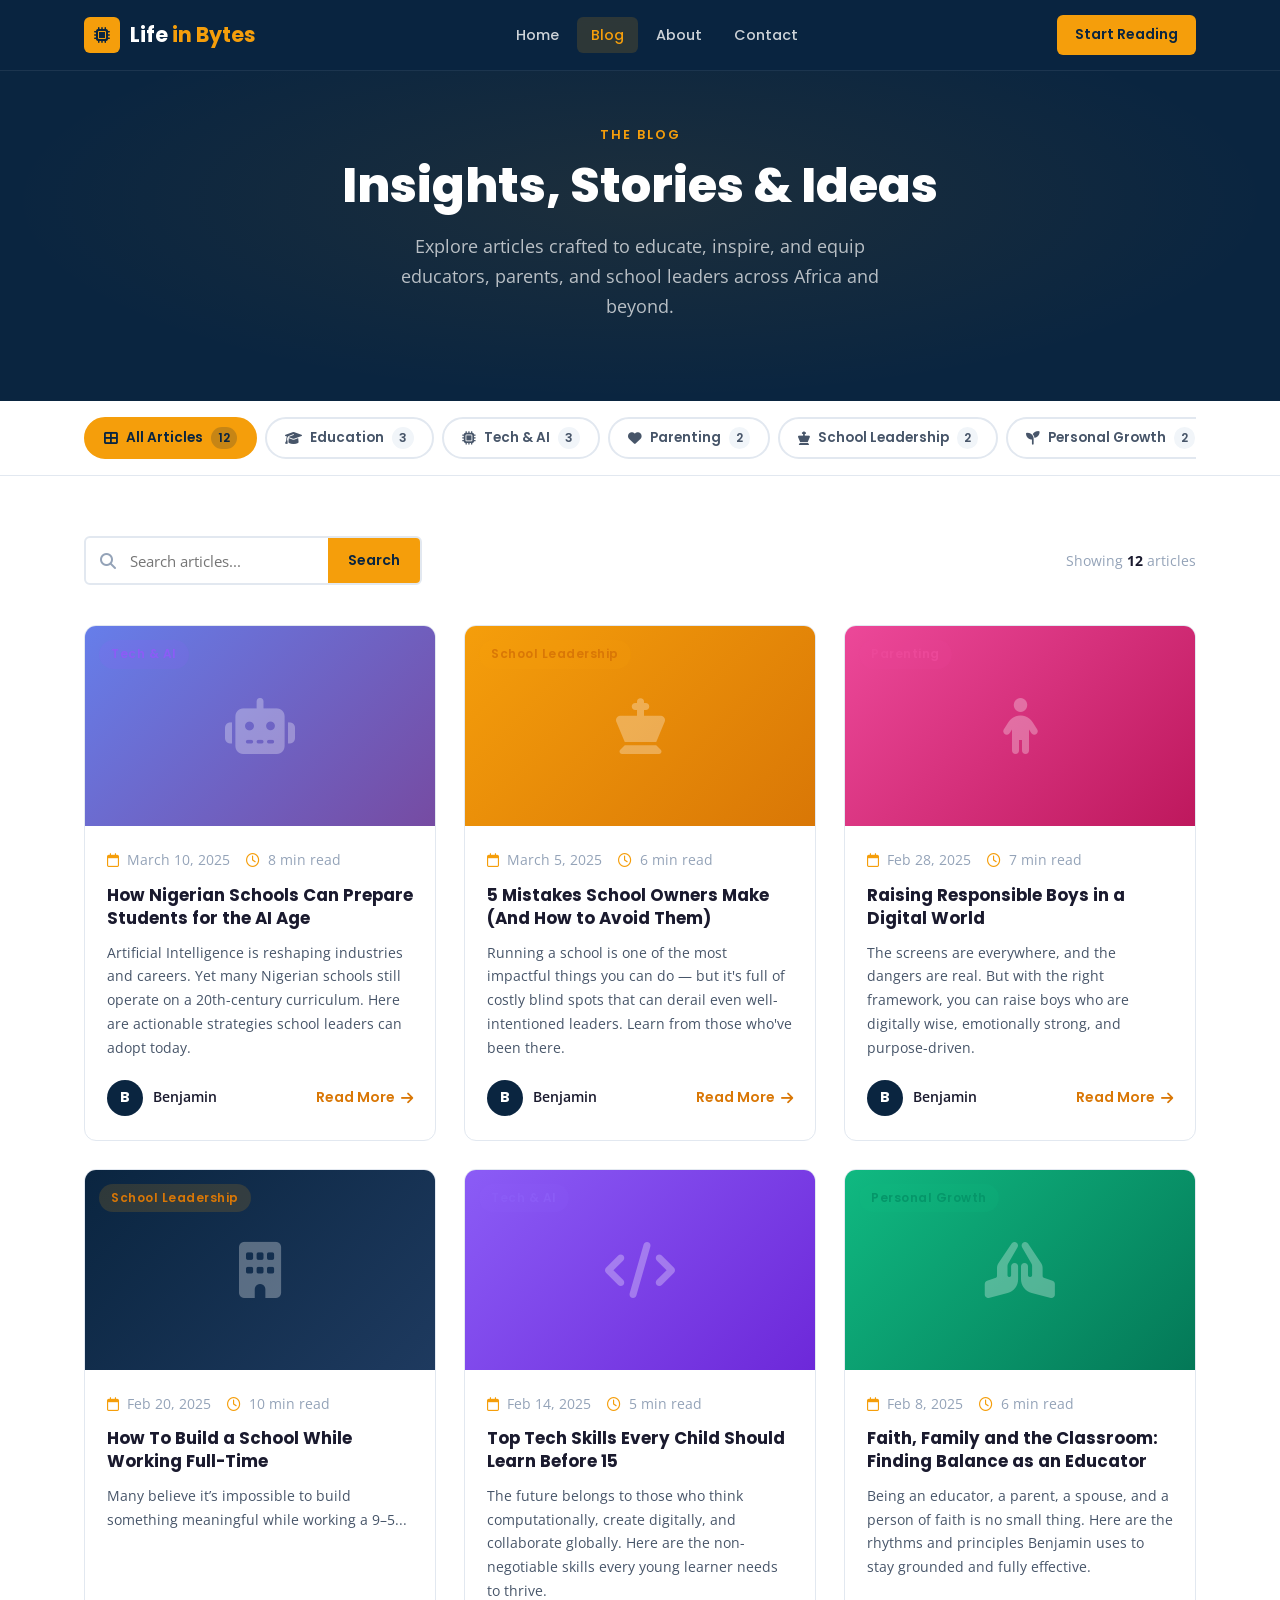
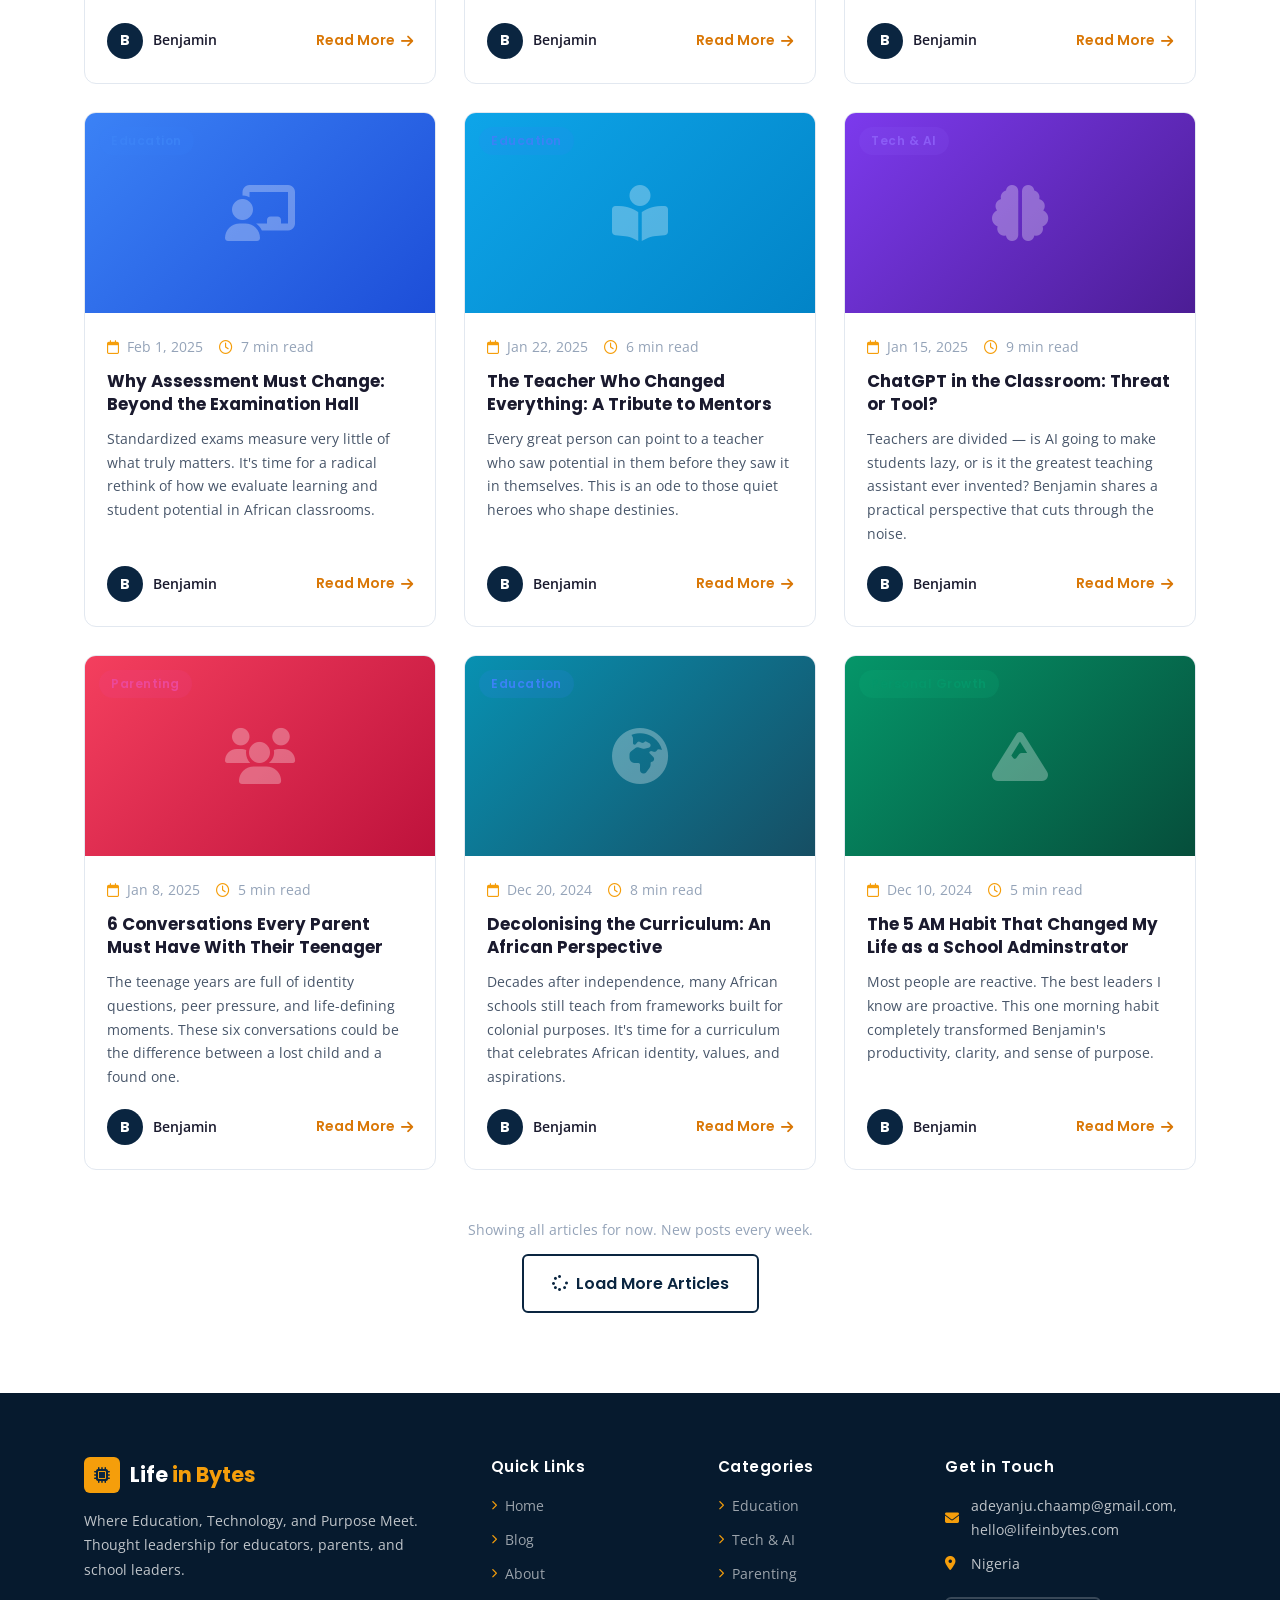
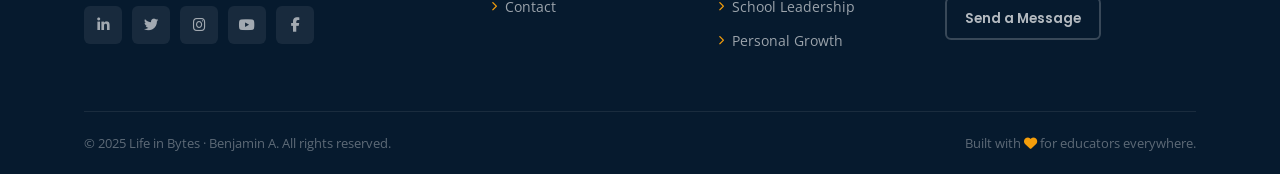
<file: blog.html>
<!DOCTYPE html>
<html lang="en">
<head>
  <meta charset="UTF-8"/>
  <meta name="viewport" content="width=device-width, initial-scale=1.0"/>
  <title>Blog – Life in Bytes</title>
  <meta name="description" content="Explore articles on education, tech & AI, parenting, school leadership, and personal growth by Benjamin."/>
  <link rel="preconnect" href="https://fonts.googleapis.com"/>
  <link rel="preconnect" href="https://fonts.gstatic.com" crossorigin/>
  <link href="https://fonts.googleapis.com/css2?family=Poppins:wght@300;400;500;600;700;800&family=Open+Sans:wght@300;400;500;600&display=swap" rel="stylesheet"/>
  <link rel="stylesheet" href="https://cdn.jsdelivr.net/npm/@fortawesome/fontawesome-free@6.4.0/css/all.min.css"/>
  <link rel="stylesheet" href="css/style.css"/>
</head>
<body>

  <!-- ===== NAVBAR ===== -->
  <nav class="navbar" id="navbar">
    <div class="container nav-container">
      <a href="index.html" class="logo">
        <span class="logo-icon"><i class="fas fa-microchip"></i></span>
        <span class="logo-text">Life <span class="accent">in Bytes</span></span>
      </a>
      <ul class="nav-links" id="navLinks">
        <li><a href="index.html" class="nav-link">Home</a></li>
        <li><a href="blog.html" class="nav-link active">Blog</a></li>
        <li><a href="about.html" class="nav-link">About</a></li>
        <li><a href="contact.html" class="nav-link">Contact</a></li>
      </ul>
      <div class="nav-cta">
        <a href="blog.html" class="btn btn-primary btn-sm">Start Reading</a>
      </div>
      <button class="hamburger" id="hamburger" aria-label="Toggle menu">
        <span></span><span></span><span></span>
      </button>
    </div>
  </nav>

  <!-- ===== PAGE HERO ===== -->
  <section class="page-hero">
    <div class="container">
      <span class="section-tag">The Blog</span>
      <h1>Insights, Stories &amp; Ideas</h1>
      <p>Explore articles crafted to educate, inspire, and equip educators, parents, and school leaders across Africa and beyond.</p>
    </div>
  </section>

  <!-- ===== FILTER BAR ===== -->
  <div class="filter-bar">
    <div class="container">
      <div class="filter-bar-inner">
        <button class="filter-btn active" data-cat="all">
          <i class="fas fa-th-large"></i> All Articles
          <span class="filter-count">12</span>
        </button>
        <button class="filter-btn" data-cat="education">
          <i class="fas fa-graduation-cap"></i> Education
          <span class="filter-count">3</span>
        </button>
        <button class="filter-btn" data-cat="tech">
          <i class="fas fa-microchip"></i> Tech &amp; AI
          <span class="filter-count">3</span>
        </button>
        <button class="filter-btn" data-cat="parenting">
          <i class="fas fa-heart"></i> Parenting
          <span class="filter-count">2</span>
        </button>
        <button class="filter-btn" data-cat="leadership">
          <i class="fas fa-chess-king"></i> School Leadership
          <span class="filter-count">2</span>
        </button>
        <button class="filter-btn" data-cat="growth">
          <i class="fas fa-seedling"></i> Personal Growth
          <span class="filter-count">2</span>
        </button>
      </div>
    </div>
  </div>

  <!-- ===== BLOG GRID ===== -->
  <section class="blog-grid-section">
    <div class="container">

      <!-- Search bar -->
      <div class="search-bar-wrapper">
        <div style="display:flex;align-items:center;justify-content:space-between;flex-wrap:wrap;gap:16px;margin-bottom:12px;">
          <div class="search-bar">
            <i class="fas fa-search"></i>
            <input type="text" id="blogSearch" placeholder="Search articles..." autocomplete="off"/>
            <button type="button">Search</button>
          </div>
          <p style="font-size:0.875rem;color:var(--text-light);">
            Showing <strong id="resultsCount" style="color:var(--text-dark);">12</strong> articles
          </p>
        </div>
      </div>

      <!-- Posts Grid -->
      <div class="posts-grid" id="blogGrid">

        <!-- POST 1 – Tech/AI Featured -->
        <article class="post-card blog-post-item" data-category="tech">
          <div class="post-card-img">
            <div class="post-img-placeholder" style="background:linear-gradient(135deg,#667eea,#764ba2);">
              <i class="fas fa-robot"></i>
            </div>
            <span class="category-badge badge-tech">Tech &amp; AI</span>
          </div>
          <div class="post-card-body">
            <div class="post-meta">
              <span><i class="far fa-calendar"></i> March 10, 2025</span>
              <span><i class="far fa-clock"></i> 8 min read</span>
            </div>
            <h3 class="post-title">
              <a href="post.html?id=1">How Nigerian Schools Can Prepare Students for the AI Age</a>
            </h3>
            <p class="post-excerpt">Artificial Intelligence is reshaping industries and careers. Yet many Nigerian schools still operate on a 20th-century curriculum. Here are actionable strategies school leaders can adopt today.</p>
            <div class="post-footer">
              <div class="author-mini">
                <div class="author-avatar">B</div>
                <span>Benjamin</span>
              </div>
              <a href="post.html?id=1" class="read-more">Read More <i class="fas fa-arrow-right"></i></a>
            </div>
          </div>
        </article>

        <!-- POST 2 – Leadership -->
        <article class="post-card blog-post-item" data-category="leadership">
          <div class="post-card-img">
            <div class="post-img-placeholder placeholder-leadership">
              <i class="fas fa-chess-king"></i>
            </div>
            <span class="category-badge badge-leadership">School Leadership</span>
          </div>
          <div class="post-card-body">
            <div class="post-meta">
              <span><i class="far fa-calendar"></i> March 5, 2025</span>
              <span><i class="far fa-clock"></i> 6 min read</span>
            </div>
            <h3 class="post-title">
              <a href="post.html?id=2">5 Mistakes School Owners Make (And How to Avoid Them)</a>
            </h3>
            <p class="post-excerpt">Running a school is one of the most impactful things you can do — but it's full of costly blind spots that can derail even well-intentioned leaders. Learn from those who've been there.</p>
            <div class="post-footer">
              <div class="author-mini">
                <div class="author-avatar">B</div>
                <span>Benjamin</span>
              </div>
              <a href="post.html?id=2" class="read-more">Read More <i class="fas fa-arrow-right"></i></a>
            </div>
          </div>
        </article>

        <!-- POST 3 – Parenting -->
        <article class="post-card blog-post-item" data-category="parenting">
          <div class="post-card-img">
            <div class="post-img-placeholder placeholder-parenting">
              <i class="fas fa-child"></i>
            </div>
            <span class="category-badge badge-parenting">Parenting</span>
          </div>
          <div class="post-card-body">
            <div class="post-meta">
              <span><i class="far fa-calendar"></i> Feb 28, 2025</span>
              <span><i class="far fa-clock"></i> 7 min read</span>
            </div>
            <h3 class="post-title">
              <a href="post.html?id=3">Raising Responsible Boys in a Digital World</a>
            </h3>
            <p class="post-excerpt">The screens are everywhere, and the dangers are real. But with the right framework, you can raise boys who are digitally wise, emotionally strong, and purpose-driven.</p>
            <div class="post-footer">
              <div class="author-mini">
                <div class="author-avatar">B</div>
                <span>Benjamin</span>
              </div>
              <a href="post.html?id=3" class="read-more">Read More <i class="fas fa-arrow-right"></i></a>
            </div>
          </div>
        </article>

        <!-- POST 4 – Leadership -->
        <article class="post-card blog-post-item" data-category="leadership">
          <div class="post-card-img">
            <div class="post-img-placeholder placeholder-leadership2">
              <i class="fas fa-building"></i>
            </div>
            <span class="category-badge badge-leadership">School Leadership</span>
          </div>
          <div class="post-card-body">
            <div class="post-meta">
              <span><i class="far fa-calendar"></i> Feb 20, 2025</span>
              <span><i class="far fa-clock"></i> 10 min read</span>
            </div>
            <h3 class="post-title">
              <a href="post.html?id=4">How To Build a School While Working Full-Time</a>
            </h3>
            <p class="post-excerpt">Many believe it’s impossible to build something meaningful while working a 9–5... </p>
            <div class="post-footer">
              <div class="author-mini">
                <div class="author-avatar">B</div>
                <span>Benjamin</span>
              </div>
              <a href="post.html?id=4" class="read-more">Read More <i class="fas fa-arrow-right"></i></a>
            </div>
          </div>
        </article>

        <!-- POST 5 – Tech/AI -->
        <article class="post-card blog-post-item" data-category="tech">
          <div class="post-card-img">
            <div class="post-img-placeholder placeholder-tech">
              <i class="fas fa-code"></i>
            </div>
            <span class="category-badge badge-tech">Tech &amp; AI</span>
          </div>
          <div class="post-card-body">
            <div class="post-meta">
              <span><i class="far fa-calendar"></i> Feb 14, 2025</span>
              <span><i class="far fa-clock"></i> 5 min read</span>
            </div>
            <h3 class="post-title">
              <a href="post.html?id=5">Top Tech Skills Every Child Should Learn Before 15</a>
            </h3>
            <p class="post-excerpt">The future belongs to those who think computationally, create digitally, and collaborate globally. Here are the non-negotiable skills every young learner needs to thrive.</p>
            <div class="post-footer">
              <div class="author-mini">
                <div class="author-avatar">B</div>
                <span>Benjamin</span>
              </div>
              <a href="post.html?id=5" class="read-more">Read More <i class="fas fa-arrow-right"></i></a>
            </div>
          </div>
        </article>

        <!-- POST 6 – Growth/Faith -->
        <article class="post-card blog-post-item" data-category="growth">
          <div class="post-card-img">
            <div class="post-img-placeholder placeholder-faith">
              <i class="fas fa-praying-hands"></i>
            </div>
            <span class="category-badge badge-growth">Personal Growth</span>
          </div>
          <div class="post-card-body">
            <div class="post-meta">
              <span><i class="far fa-calendar"></i> Feb 8, 2025</span>
              <span><i class="far fa-clock"></i> 6 min read</span>
            </div>
            <h3 class="post-title">
              <a href="post.html?id=6">Faith, Family and the Classroom: Finding Balance as an Educator</a>
            </h3>
            <p class="post-excerpt">Being an educator, a parent, a spouse, and a person of faith is no small thing. Here are the rhythms and principles Benjamin uses to stay grounded and fully effective.</p>
            <div class="post-footer">
              <div class="author-mini">
                <div class="author-avatar">B</div>
                <span>Benjamin</span>
              </div>
              <a href="post.html?id=6" class="read-more">Read More <i class="fas fa-arrow-right"></i></a>
            </div>
          </div>
        </article>

        <!-- POST 7 – Education -->
        <article class="post-card blog-post-item" data-category="education">
          <div class="post-card-img">
            <div class="post-img-placeholder placeholder-edu">
              <i class="fas fa-chalkboard-teacher"></i>
            </div>
            <span class="category-badge badge-education">Education</span>
          </div>
          <div class="post-card-body">
            <div class="post-meta">
              <span><i class="far fa-calendar"></i> Feb 1, 2025</span>
              <span><i class="far fa-clock"></i> 7 min read</span>
            </div>
            <h3 class="post-title">
              <a href="post.html?id=7">Why Assessment Must Change: Beyond the Examination Hall</a>
            </h3>
            <p class="post-excerpt">Standardized exams measure very little of what truly matters. It's time for a radical rethink of how we evaluate learning and student potential in African classrooms.</p>
            <div class="post-footer">
              <div class="author-mini">
                <div class="author-avatar">B</div>
                <span>Benjamin</span>
              </div>
              <a href="post.html?id=7" class="read-more">Read More <i class="fas fa-arrow-right"></i></a>
            </div>
          </div>
        </article>

        <!-- POST 8 – Education -->
        <article class="post-card blog-post-item" data-category="education">
          <div class="post-card-img">
            <div class="post-img-placeholder" style="background:linear-gradient(135deg,#0ea5e9,#0284c7);">
              <i class="fas fa-book-reader"></i>
            </div>
            <span class="category-badge badge-education">Education</span>
          </div>
          <div class="post-card-body">
            <div class="post-meta">
              <span><i class="far fa-calendar"></i> Jan 22, 2025</span>
              <span><i class="far fa-clock"></i> 6 min read</span>
            </div>
            <h3 class="post-title">
              <a href="post.html?id=8">The Teacher Who Changed Everything: A Tribute to Mentors</a>
            </h3>
            <p class="post-excerpt">Every great person can point to a teacher who saw potential in them before they saw it in themselves. This is an ode to those quiet heroes who shape destinies.</p>
            <div class="post-footer">
              <div class="author-mini">
                <div class="author-avatar">B</div>
                <span>Benjamin</span>
              </div>
              <a href="post.html?id=8" class="read-more">Read More <i class="fas fa-arrow-right"></i></a>
            </div>
          </div>
        </article>

        <!-- POST 9 – Tech/AI -->
        <article class="post-card blog-post-item" data-category="tech">
          <div class="post-card-img">
            <div class="post-img-placeholder" style="background:linear-gradient(135deg,#7c3aed,#4c1d95);">
              <i class="fas fa-brain"></i>
            </div>
            <span class="category-badge badge-tech">Tech &amp; AI</span>
          </div>
          <div class="post-card-body">
            <div class="post-meta">
              <span><i class="far fa-calendar"></i> Jan 15, 2025</span>
              <span><i class="far fa-clock"></i> 9 min read</span>
            </div>
            <h3 class="post-title">
              <a href="post.html?id=9">ChatGPT in the Classroom: Threat or Tool?</a>
            </h3>
            <p class="post-excerpt">Teachers are divided — is AI going to make students lazy, or is it the greatest teaching assistant ever invented? Benjamin shares a practical perspective that cuts through the noise.</p>
            <div class="post-footer">
              <div class="author-mini">
                <div class="author-avatar">B</div>
                <span>Benjamin</span>
              </div>
              <a href="post.html?id=9" class="read-more">Read More <i class="fas fa-arrow-right"></i></a>
            </div>
          </div>
        </article>

        <!-- POST 10 – Parenting -->
        <article class="post-card blog-post-item" data-category="parenting">
          <div class="post-card-img">
            <div class="post-img-placeholder" style="background:linear-gradient(135deg,#f43f5e,#be123c);">
              <i class="fas fa-users"></i>
            </div>
            <span class="category-badge badge-parenting">Parenting</span>
          </div>
          <div class="post-card-body">
            <div class="post-meta">
              <span><i class="far fa-calendar"></i> Jan 8, 2025</span>
              <span><i class="far fa-clock"></i> 5 min read</span>
            </div>
            <h3 class="post-title">
              <a href="post.html?id=10">6 Conversations Every Parent Must Have With Their Teenager</a>
            </h3>
            <p class="post-excerpt">The teenage years are full of identity questions, peer pressure, and life-defining moments. These six conversations could be the difference between a lost child and a found one.</p>
            <div class="post-footer">
              <div class="author-mini">
                <div class="author-avatar">B</div>
                <span>Benjamin</span>
              </div>
              <a href="post.html?id=10" class="read-more">Read More <i class="fas fa-arrow-right"></i></a>
            </div>
          </div>
        </article>

        <!-- POST 11 – Education -->
        <article class="post-card blog-post-item" data-category="education">
          <div class="post-card-img">
            <div class="post-img-placeholder" style="background:linear-gradient(135deg,#0891b2,#164e63);">
              <i class="fas fa-globe-africa"></i>
            </div>
            <span class="category-badge badge-education">Education</span>
          </div>
          <div class="post-card-body">
            <div class="post-meta">
              <span><i class="far fa-calendar"></i> Dec 20, 2024</span>
              <span><i class="far fa-clock"></i> 8 min read</span>
            </div>
            <h3 class="post-title">
              <a href="post.html?id=11">Decolonising the Curriculum: An African Perspective</a>
            </h3>
            <p class="post-excerpt">Decades after independence, many African schools still teach from frameworks built for colonial purposes. It's time for a curriculum that celebrates African identity, values, and aspirations.</p>
            <div class="post-footer">
              <div class="author-mini">
                <div class="author-avatar">B</div>
                <span>Benjamin</span>
              </div>
              <a href="post.html?id=11" class="read-more">Read More <i class="fas fa-arrow-right"></i></a>
            </div>
          </div>
        </article>

        <!-- POST 12 – Growth -->
        <article class="post-card blog-post-item" data-category="growth">
          <div class="post-card-img">
            <div class="post-img-placeholder" style="background:linear-gradient(135deg,#059669,#064e3b);">
              <i class="fas fa-mountain"></i>
            </div>
            <span class="category-badge badge-growth">Personal Growth</span>
          </div>
          <div class="post-card-body">
            <div class="post-meta">
              <span><i class="far fa-calendar"></i> Dec 10, 2024</span>
              <span><i class="far fa-clock"></i> 5 min read</span>
            </div>
            <h3 class="post-title">
              <a href="post.html?id=12">The 5 AM Habit That Changed My Life as a School Adminstrator</a>
            </h3>
            <p class="post-excerpt">Most people are reactive. The best leaders I know are proactive. This one morning habit completely transformed Benjamin's productivity, clarity, and sense of purpose.</p>
            <div class="post-footer">
              <div class="author-mini">
                <div class="author-avatar">B</div>
                <span>Benjamin</span>
              </div>
              <a href="post.html?id=12" class="read-more">Read More <i class="fas fa-arrow-right"></i></a>
            </div>
          </div>
        </article>

      </div><!-- /posts-grid -->

      <!-- No results message -->
      <div id="noResults" style="display:none;text-align:center;padding:60px 20px;">
        <i class="fas fa-search" style="font-size:2.5rem;color:var(--text-light);margin-bottom:16px;display:block;"></i>
        <h3 style="color:var(--text-dark);margin-bottom:8px;">No articles found</h3>
        <p style="color:var(--text-body);">Try adjusting your search or filter to find what you're looking for.</p>
        <button onclick="resetFilters()" class="btn btn-outline btn-sm" style="margin-top:16px;">Clear Filters</button>
      </div>

      <!-- Load More -->
      <div style="text-align:center;margin-top:48px;" id="loadMoreWrap">
        <p style="color:var(--text-light);font-size:0.875rem;margin-bottom:12px;">Showing all articles for now. New posts every week.</p>
        <a href="#" class="btn btn-outline btn-lg" onclick="showComingSoon(event)">
          <i class="fas fa-spinner"></i> Load More Articles
        </a>
      </div>

    </div>
  </section>

  <!-- ===== FOOTER ===== -->
  <footer class="footer">
    <div class="container">
      <div class="footer-grid">
        <div class="footer-brand">
          <a href="index.html" class="logo">
            <span class="logo-icon"><i class="fas fa-microchip"></i></span>
            <span class="logo-text">Life <span class="accent">in Bytes</span></span>
          </a>
          <p>Where Education, Technology, and Purpose Meet. Thought leadership for educators, parents, and school leaders.</p>
          <div class="social-links">
            <a href="https://www.linkedin.com/in/adeyanju-benjamin-b-sc-ed-mce-660734b6" class="social-link" aria-label="LinkedIn"><i class="fab fa-linkedin-in"></i></a>
            <a href="#" class="social-link" aria-label="Twitter"><i class="fab fa-twitter"></i></a>
            <a href="#" class="social-link" aria-label="Instagram"><i class="fab fa-instagram"></i></a>
            <a href="#" class="social-link" aria-label="YouTube"><i class="fab fa-youtube"></i></a>
            <a href="#" class="social-link" aria-label="Facebook"><i class="fab fa-facebook-f"></i></a>
          </div>
        </div>
        <div class="footer-nav">
          <h4>Quick Links</h4>
          <ul>
            <li><a href="index.html"><i class="fas fa-chevron-right"></i> Home</a></li>
            <li><a href="blog.html"><i class="fas fa-chevron-right"></i> Blog</a></li>
            <li><a href="about.html"><i class="fas fa-chevron-right"></i> About</a></li>
            <li><a href="contact.html"><i class="fas fa-chevron-right"></i> Contact</a></li>
          </ul>
        </div>
        <div class="footer-nav">
          <h4>Categories</h4>
          <ul>
            <li><a href="blog.html?cat=education"><i class="fas fa-chevron-right"></i> Education</a></li>
            <li><a href="blog.html?cat=tech"><i class="fas fa-chevron-right"></i> Tech &amp; AI</a></li>
            <li><a href="blog.html?cat=parenting"><i class="fas fa-chevron-right"></i> Parenting</a></li>
            <li><a href="blog.html?cat=leadership"><i class="fas fa-chevron-right"></i> School Leadership</a></li>
            <li><a href="blog.html?cat=growth"><i class="fas fa-chevron-right"></i> Personal Growth</a></li>
          </ul>
        </div>
        <div class="footer-contact">
          <h4>Get in Touch</h4>
          <p><i class="fas fa-envelope"></i> adeyanju.chaamp@gmail.com, <br> hello@lifeinbytes.com</p>
          <p><i class="fas fa-map-marker-alt"></i> Nigeria</p>
          <a href="contact.html" class="btn btn-outline btn-sm mt-sm">Send a Message</a>
        </div>
      </div>
      <div class="footer-bottom">
        <p>&copy; 2025 Life in Bytes · Benjamin A. All rights reserved.</p>       
        <p>Built with <i class="fas fa-heart" style="color:#F59E0B"></i> for educators everywhere.</p>
      </div>
    </div>
  </footer>

  <script src="js/main.js"></script>
  <script>
    function resetFilters() {
      const allBtn = document.querySelector('.filter-btn[data-cat="all"]');
      if (allBtn) allBtn.click();
      const searchInput = document.getElementById('blogSearch');
      if (searchInput) { searchInput.value = ''; searchInput.dispatchEvent(new Event('input')); }
    }

    function showComingSoon(e) {
      e.preventDefault();
      const wrap = document.getElementById('loadMoreWrap');
      wrap.innerHTML = `
        <div style="display:inline-flex;align-items:center;gap:10px;background:var(--light-bg);padding:14px 24px;border-radius:8px;border:1px solid var(--border);color:var(--text-body);font-size:0.9rem;">
          <i class="fas fa-check-circle" style="color:var(--success);"></i>
          You've seen all current articles. New posts drop every week — <a href="https://chat.whatsapp.com/C8FrR2UjaqrAwfc5uvltbo" style="color:var(--accent-dark);font-weight:600;">Join WhatsApp Community </a> to stay updated!
        </div>
      `;
    }

    // Watch for empty results
    document.addEventListener('DOMContentLoaded', () => {
      const observer = new MutationObserver(() => {
        const visible = document.querySelectorAll('.blog-post-item:not([style*="display: none"])').length;
        const noResults = document.getElementById('noResults');
        if (noResults) noResults.style.display = visible === 0 ? 'block' : 'none';
        const countEl = document.getElementById('resultsCount');
        if (countEl) countEl.textContent = visible;
      });
      document.querySelectorAll('.blog-post-item').forEach(item => {
        observer.observe(item, { attributes: true, attributeFilter: ['style'] });
      });
    });
  </script>
</body>
</html>
</file>
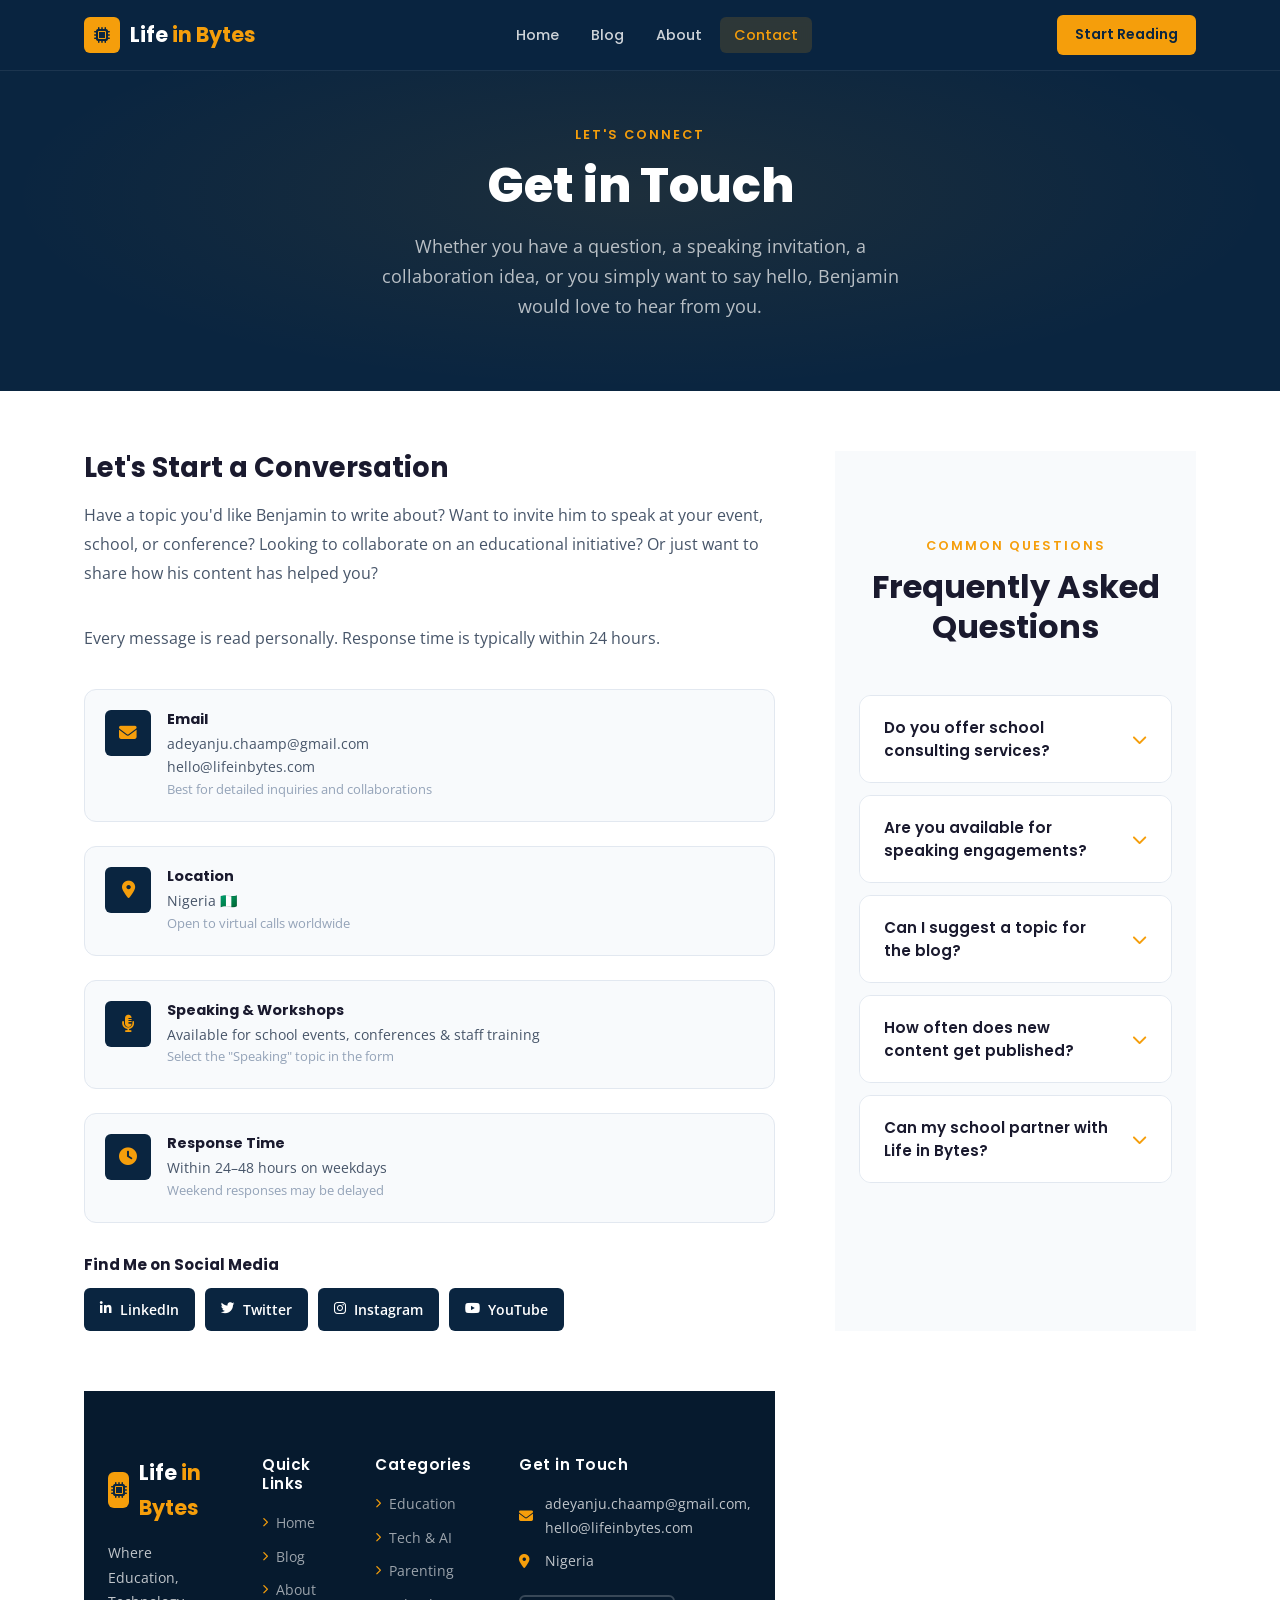
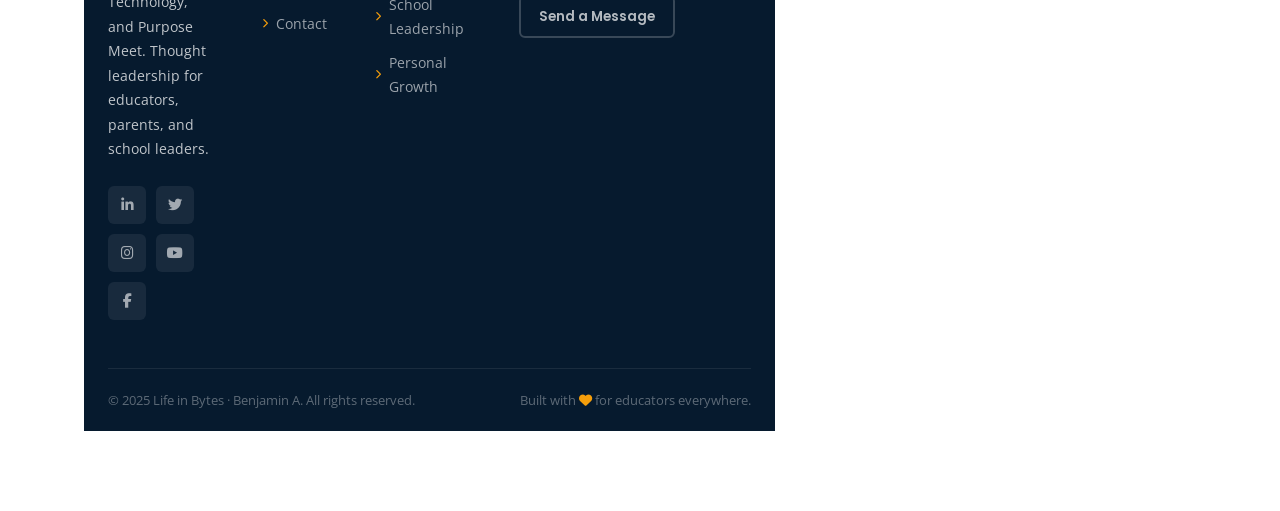
<file: contact.html>
<!DOCTYPE html>
<html lang="en">
<head>
  <meta charset="UTF-8"/>
  <meta name="viewport" content="width=device-width, initial-scale=1.0"/>
  <title>Contact – Life in Bytes</title>
  <meta name="description" content="Get in touch with Benjamin — educator, school builder, and the voice behind Life in Bytes."/>
  <link rel="preconnect" href="https://fonts.googleapis.com"/>
  <link rel="preconnect" href="https://fonts.gstatic.com" crossorigin/>
  <link href="https://fonts.googleapis.com/css2?family=Poppins:wght@300;400;500;600;700;800&family=Open+Sans:wght@300;400;500;600&display=swap" rel="stylesheet"/>
  <link rel="stylesheet" href="https://cdn.jsdelivr.net/npm/@fortawesome/fontawesome-free@6.4.0/css/all.min.css"/>
  <link rel="stylesheet" href="css/style.css"/>
</head>
<body>

  <!-- ===== NAVBAR ===== -->
  <nav class="navbar" id="navbar">
    <div class="container nav-container">
      <a href="index.html" class="logo">
        <span class="logo-icon"><i class="fas fa-microchip"></i></span>
        <span class="logo-text">Life <span class="accent">in Bytes</span></span>
      </a>
      <ul class="nav-links" id="navLinks">
        <li><a href="index.html" class="nav-link">Home</a></li>
        <li><a href="blog.html" class="nav-link">Blog</a></li>
        <li><a href="about.html" class="nav-link">About</a></li>
        <li><a href="contact.html" class="nav-link active">Contact</a></li>
      </ul>
      <div class="nav-cta">
        <a href="blog.html" class="btn btn-primary btn-sm">Start Reading</a>
      </div>
      <button class="hamburger" id="hamburger" aria-label="Toggle menu">
        <span></span><span></span><span></span>
      </button>
    </div>
  </nav>

  <!-- ===== PAGE HERO ===== -->
  <section class="page-hero contact-hero">
    <div class="container">
      <span class="section-tag">Let's Connect</span>
      <h1>Get in Touch</h1>
      <p>Whether you have a question, a speaking invitation, a collaboration idea, or you simply want to say hello, Benjamin would love to hear from you.</p>
    </div>
  </section>

  <!-- ===== CONTACT GRID ===== -->
  <section>
    <div class="container">
      <div class="contact-grid">

        <!-- LEFT: Info -->
        <div class="contact-info">
          <h2>Let's Start a Conversation</h2>
          <p>
            Have a topic you'd like Benjamin to write about? Want to invite him to speak at your event, school, or conference? Looking to collaborate on an educational initiative? Or just want to share how his content has helped you?
          </p>
          <p>Every message is read personally. Response time is typically within 24 hours.</p>

          <div class="contact-detail">
            <div class="contact-detail-icon"><i class="fas fa-envelope"></i></div>
            <div>
              <h4>Email</h4>
              <p>adeyanju.chaamp@gmail.com <br> hello@lifeinbytes.com</p>
              <p style="font-size:0.8rem;color:var(--text-light);">Best for detailed inquiries and collaborations</p>
            </div>
          </div>

          <div class="contact-detail">
            <div class="contact-detail-icon"><i class="fas fa-map-marker-alt"></i></div>
            <div>
              <h4>Location</h4>
              <p>Nigeria 🇳🇬</p>
              <p style="font-size:0.8rem;color:var(--text-light);">Open to virtual calls worldwide</p>
            </div>
          </div>

          <div class="contact-detail">
            <div class="contact-detail-icon"><i class="fas fa-microphone-alt"></i></div>
            <div>
              <h4>Speaking &amp; Workshops</h4>
              <p>Available for school events, conferences &amp; staff training</p>
              <p style="font-size:0.8rem;color:var(--text-light);">Select the "Speaking" topic in the form</p>
            </div>
          </div>

          <div class="contact-detail">
            <div class="contact-detail-icon"><i class="fas fa-clock"></i></div>
            <div>
              <h4>Response Time</h4>
              <p>Within 24–48 hours on weekdays</p>
              <p style="font-size:0.8rem;color:var(--text-light);">Weekend responses may be delayed</p>
            </div>
          </div>

          <!-- Social Links -->
          <div class="contact-social" style="margin-top: 32px;">
            <h4>Find Me on Social Media</h4>
            <div class="contact-social-links">
                <a href="https://www.linkedin.com/in/adeyanju-benjamin-b-sc-ed-mce-660734b6" class="social-link-big">
                <i class="fab fa-linkedin-in"></i> LinkedIn
              </a>
              <a href="#" class="social-link-big">
                <i class="fab fa-twitter"></i> Twitter
              </a>
            
              <a href="#" class="social-link-big">
                <i class="fab fa-instagram"></i> Instagram
              </a>
              <a href="#" class="social-link-big">
                <i class="fab fa-youtube"></i> YouTube
              </a>
            </div>
          </div>
        </div>

  <!-- ===== FAQ ===== -->
  <section class="section-pad bg-light">
    <div class="container">
      <div class="section-header" style="text-align:center;">
        <span class="section-tag">Common Questions</span>
        <h2 class="section-title">Frequently Asked Questions</h2>
      </div>
      <div style="max-width:720px;margin:0 auto;" id="faqContainer">

        <div class="faq-item" style="border:1px solid var(--border);border-radius:12px;margin-bottom:12px;overflow:hidden;">
          <button class="faq-toggle" onclick="toggleFAQ(this)" style="width:100%;display:flex;align-items:center;justify-content:space-between;padding:20px 24px;background:var(--white);border:none;cursor:pointer;font-family:var(--font-head);font-weight:600;font-size:0.95rem;color:var(--text-dark);text-align:left;gap:16px;">
            Do you offer school consulting services?
            <i class="fas fa-chevron-down" style="color:var(--accent);flex-shrink:0;transition:transform 0.3s;"></i>
          </button>
          <div class="faq-body" style="display:none;padding:0 24px 20px;color:var(--text-body);font-size:0.9rem;line-height:1.7;">
            Yes! I offer consulting to school owners and administrators on curriculum development, school systems, staff training, and integrating technology.
          </div>
        </div>

        <div class="faq-item" style="border:1px solid var(--border);border-radius:12px;margin-bottom:12px;overflow:hidden;">
          <button class="faq-toggle" onclick="toggleFAQ(this)" style="width:100%;display:flex;align-items:center;justify-content:space-between;padding:20px 24px;background:var(--white);border:none;cursor:pointer;font-family:var(--font-head);font-weight:600;font-size:0.95rem;color:var(--text-dark);text-align:left;gap:16px;">
            Are you available for speaking engagements?
            <i class="fas fa-chevron-down" style="color:var(--accent);flex-shrink:0;transition:transform 0.3s;"></i>
          </button>
          <div class="faq-body" style="display:none;padding:0 24px 20px;color:var(--text-body);font-size:0.9rem;line-height:1.7;">
            Absolutely. I speak on topics including EdTech and AI in education, school leadership, parenting in the digital age, and purpose-driven living. I'm available for conferences, school events, church programs, and corporate training sessions.
          </div>
        </div>

        <div class="faq-item" style="border:1px solid var(--border);border-radius:12px;margin-bottom:12px;overflow:hidden;">
          <button class="faq-toggle" onclick="toggleFAQ(this)" style="width:100%;display:flex;align-items:center;justify-content:space-between;padding:20px 24px;background:var(--white);border:none;cursor:pointer;font-family:var(--font-head);font-weight:600;font-size:0.95rem;color:var(--text-dark);text-align:left;gap:16px;">
            Can I suggest a topic for the blog?
            <i class="fas fa-chevron-down" style="color:var(--accent);flex-shrink:0;transition:transform 0.3s;"></i>
          </button>
          <div class="faq-body" style="display:none;padding:0 24px 20px;color:var(--text-body);font-size:0.9rem;line-height:1.7;">
            Please do! Reader-inspired content is some of my best work. Send an email or join our WhatsApp Community and share your idea. If it aligns with the blog's mission, I'll write about it and give you a shoutout.
          </div>
        </div>

        <div class="faq-item" style="border:1px solid var(--border);border-radius:12px;margin-bottom:12px;overflow:hidden;">
          <button class="faq-toggle" onclick="toggleFAQ(this)" style="width:100%;display:flex;align-items:center;justify-content:space-between;padding:20px 24px;background:var(--white);border:none;cursor:pointer;font-family:var(--font-head);font-weight:600;font-size:0.95rem;color:var(--text-dark);text-align:left;gap:16px;">
            How often does new content get published?
            <i class="fas fa-chevron-down" style="color:var(--accent);flex-shrink:0;transition:transform 0.3s;"></i>
          </button>
          <div class="faq-body" style="display:none;padding:0 24px 20px;color:var(--text-body);font-size:0.9rem;line-height:1.7;">
            I publish 2–3 articles per week across all categories. Join the WhatsApp Community so you never miss an update.
          </div>
        </div>

        <div class="faq-item" style="border:1px solid var(--border);border-radius:12px;margin-bottom:12px;overflow:hidden;">
          <button class="faq-toggle" onclick="toggleFAQ(this)" style="width:100%;display:flex;align-items:center;justify-content:space-between;padding:20px 24px;background:var(--white);border:none;cursor:pointer;font-family:var(--font-head);font-weight:600;font-size:0.95rem;color:var(--text-dark);text-align:left;gap:16px;">
            Can my school partner with Life in Bytes?
            <i class="fas fa-chevron-down" style="color:var(--accent);flex-shrink:0;transition:transform 0.3s;"></i>
          </button>
          <div class="faq-body" style="display:none;padding:0 24px 20px;color:var(--text-body);font-size:0.9rem;line-height:1.7;">
            Yes, I'm open to meaningful partnerships with schools, EdTech companies, and educational organisations. Let's explore how we can create value together. Send a collaboration proposal via email.
          </div>
        </div>

      </div>
    </div>
  </section>

  <!-- ===== FOOTER ===== -->
  <footer class="footer">
    <div class="container">
      <div class="footer-grid">
        <div class="footer-brand">
          <a href="index.html" class="logo">
            <span class="logo-icon"><i class="fas fa-microchip"></i></span>
            <span class="logo-text">Life <span class="accent">in Bytes</span></span>
          </a>
          <p>Where Education, Technology, and Purpose Meet. Thought leadership for educators, parents, and school leaders.</p>
          <div class="social-links">
            <a href="https://www.linkedin.com/in/adeyanju-benjamin-b-sc-ed-mce-660734b6" class="social-link" aria-label="LinkedIn"><i class="fab fa-linkedin-in"></i></a>
            <a href="#" class="social-link" aria-label="Twitter"><i class="fab fa-twitter"></i></a>
            <a href="#" class="social-link" aria-label="Instagram"><i class="fab fa-instagram"></i></a>
            <a href="#" class="social-link" aria-label="YouTube"><i class="fab fa-youtube"></i></a>
            <a href="#" class="social-link" aria-label="Facebook"><i class="fab fa-facebook-f"></i></a>
          </div>
        </div>
        <div class="footer-nav">
          <h4>Quick Links</h4>
          <ul>
            <li><a href="index.html"><i class="fas fa-chevron-right"></i> Home</a></li>
            <li><a href="blog.html"><i class="fas fa-chevron-right"></i> Blog</a></li>
            <li><a href="about.html"><i class="fas fa-chevron-right"></i> About</a></li>
            <li><a href="contact.html"><i class="fas fa-chevron-right"></i> Contact</a></li>
          </ul>
        </div>
        <div class="footer-nav">
          <h4>Categories</h4>
          <ul>
            <li><a href="blog.html?cat=education"><i class="fas fa-chevron-right"></i> Education</a></li>
            <li><a href="blog.html?cat=tech"><i class="fas fa-chevron-right"></i> Tech &amp; AI</a></li>
            <li><a href="blog.html?cat=parenting"><i class="fas fa-chevron-right"></i> Parenting</a></li>
            <li><a href="blog.html?cat=leadership"><i class="fas fa-chevron-right"></i> School Leadership</a></li>
            <li><a href="blog.html?cat=growth"><i class="fas fa-chevron-right"></i> Personal Growth</a></li>
          </ul>
        </div>
        <div class="footer-contact">
          <h4>Get in Touch</h4>
          <p><i class="fas fa-envelope"></i> adeyanju.chaamp@gmail.com, <br> hello@lifeinbytes.com</p>
          <p><i class="fas fa-map-marker-alt"></i> Nigeria</p>
          <a href="contact.html" class="btn btn-outline btn-sm mt-sm">Send a Message</a>
        </div>
      </div>
      <div class="footer-bottom">
        <p>&copy; 2025 Life in Bytes · Benjamin A. All rights reserved.</p>
        <p>Built with <i class="fas fa-heart" style="color:#F59E0B"></i> for educators everywhere.</p>
      </div>
    </div>
  </footer>

  <script src="js/main.js"></script>
  <script>
    function toggleFAQ(btn) {
      const body = btn.nextElementSibling;
      const icon = btn.querySelector('i');
      const isOpen = body.style.display === 'block';

      // Close all
      document.querySelectorAll('.faq-body').forEach(b => b.style.display = 'none');
      document.querySelectorAll('.faq-toggle i').forEach(i => {
        i.style.transform = 'rotate(0deg)';
      });
      document.querySelectorAll('.faq-item').forEach(item => {
        item.style.background = 'var(--white)';
        item.querySelector('.faq-toggle').style.color = 'var(--text-dark)';
      });

      if (!isOpen) {
        body.style.display = 'block';
        icon.style.transform = 'rotate(180deg)';
        btn.closest('.faq-item').style.background = 'var(--light-bg)';
        btn.style.color = 'var(--accent-dark)';
        body.style.animation = 'slideDown 0.3s ease';
      }
    }
  </script>
  <style>
    @keyframes slideDown {
      from { opacity: 0; transform: translateY(-8px); }
      to { opacity: 1; transform: translateY(0); }
    }
  </style>
</body>
</html>
</file>
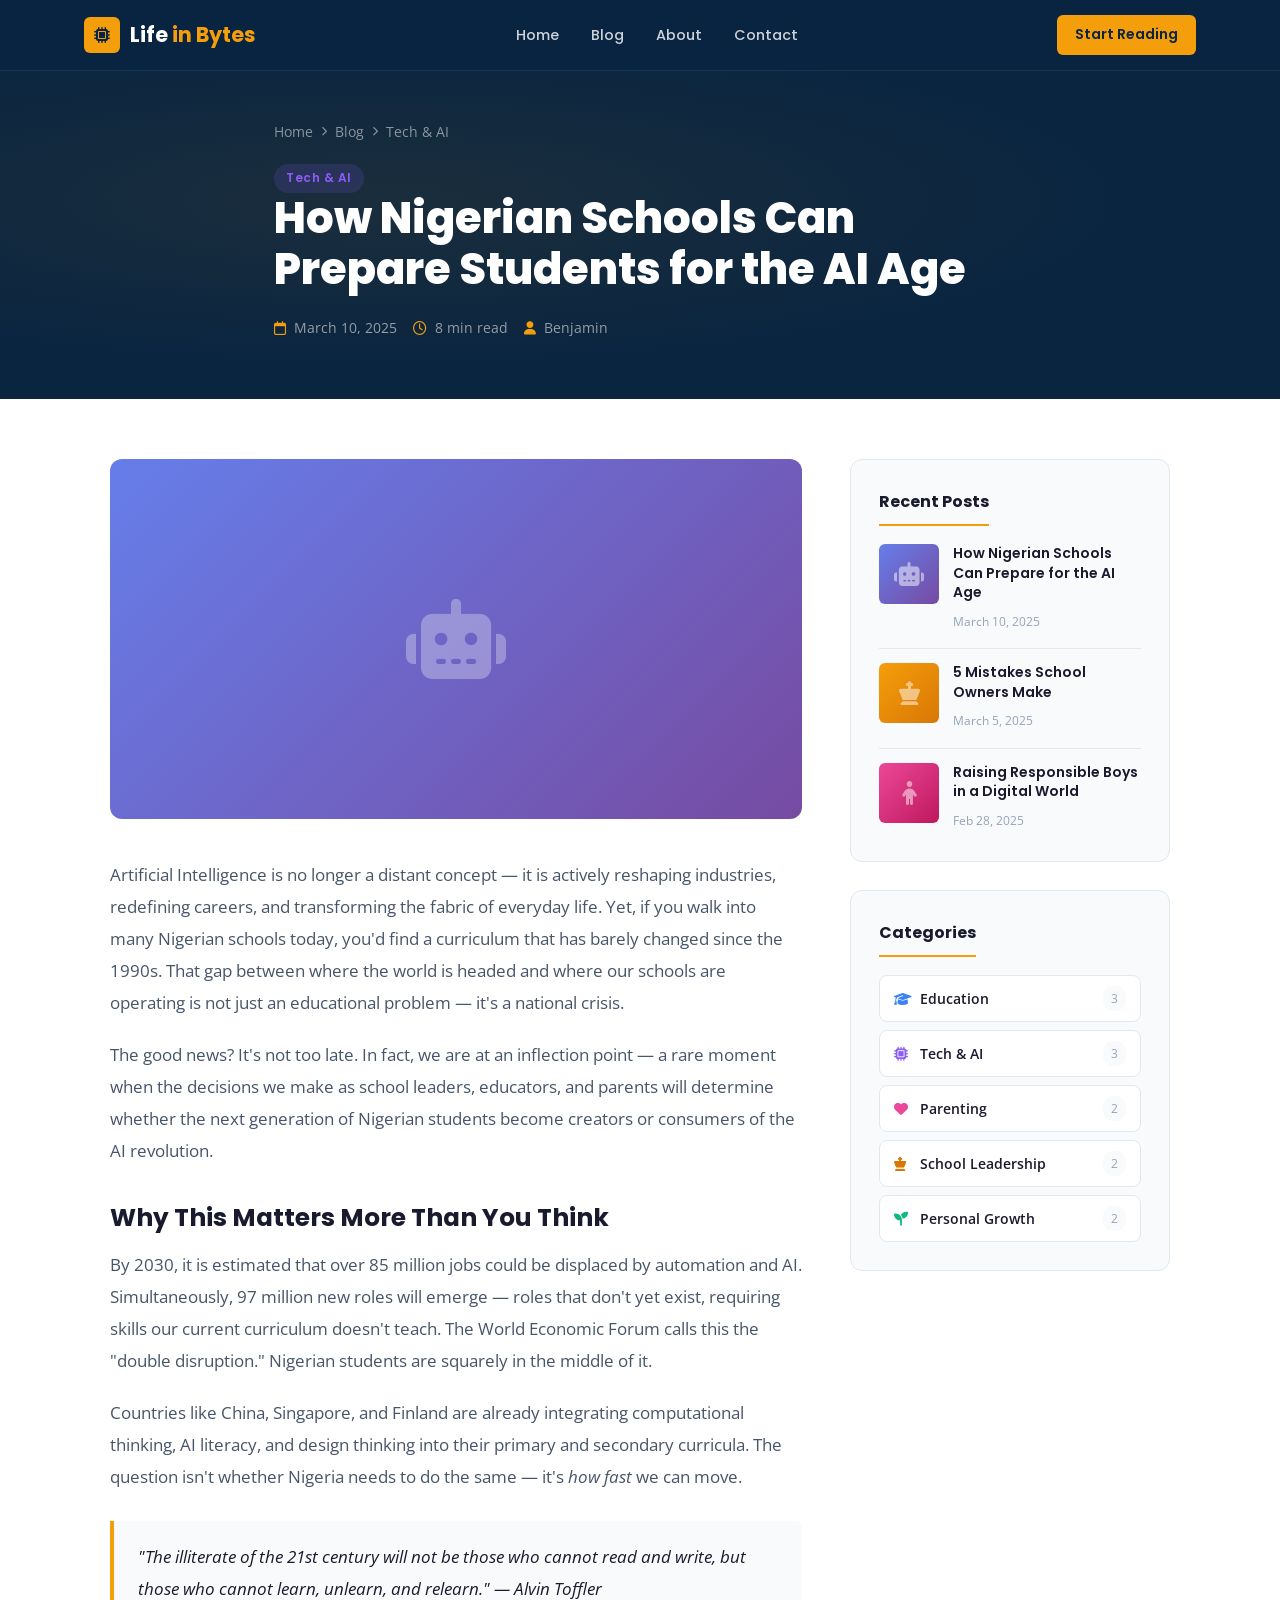
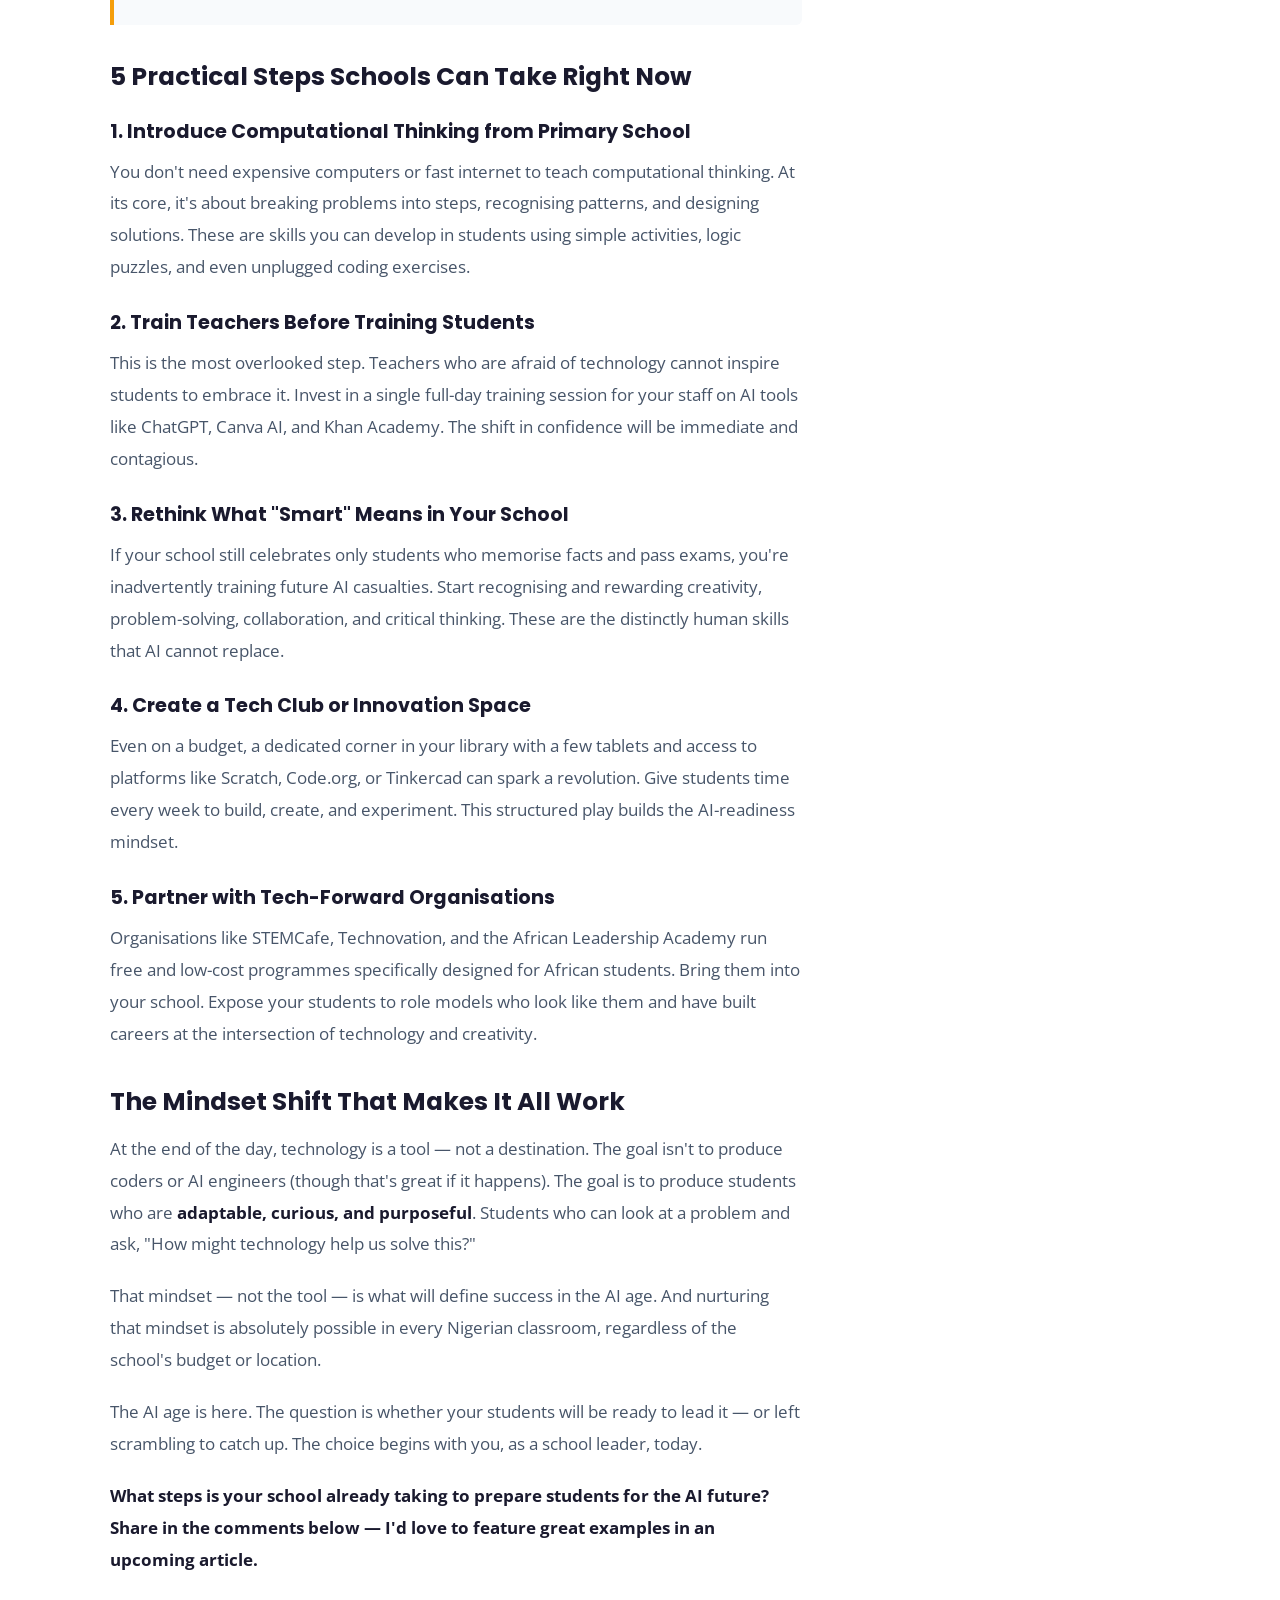
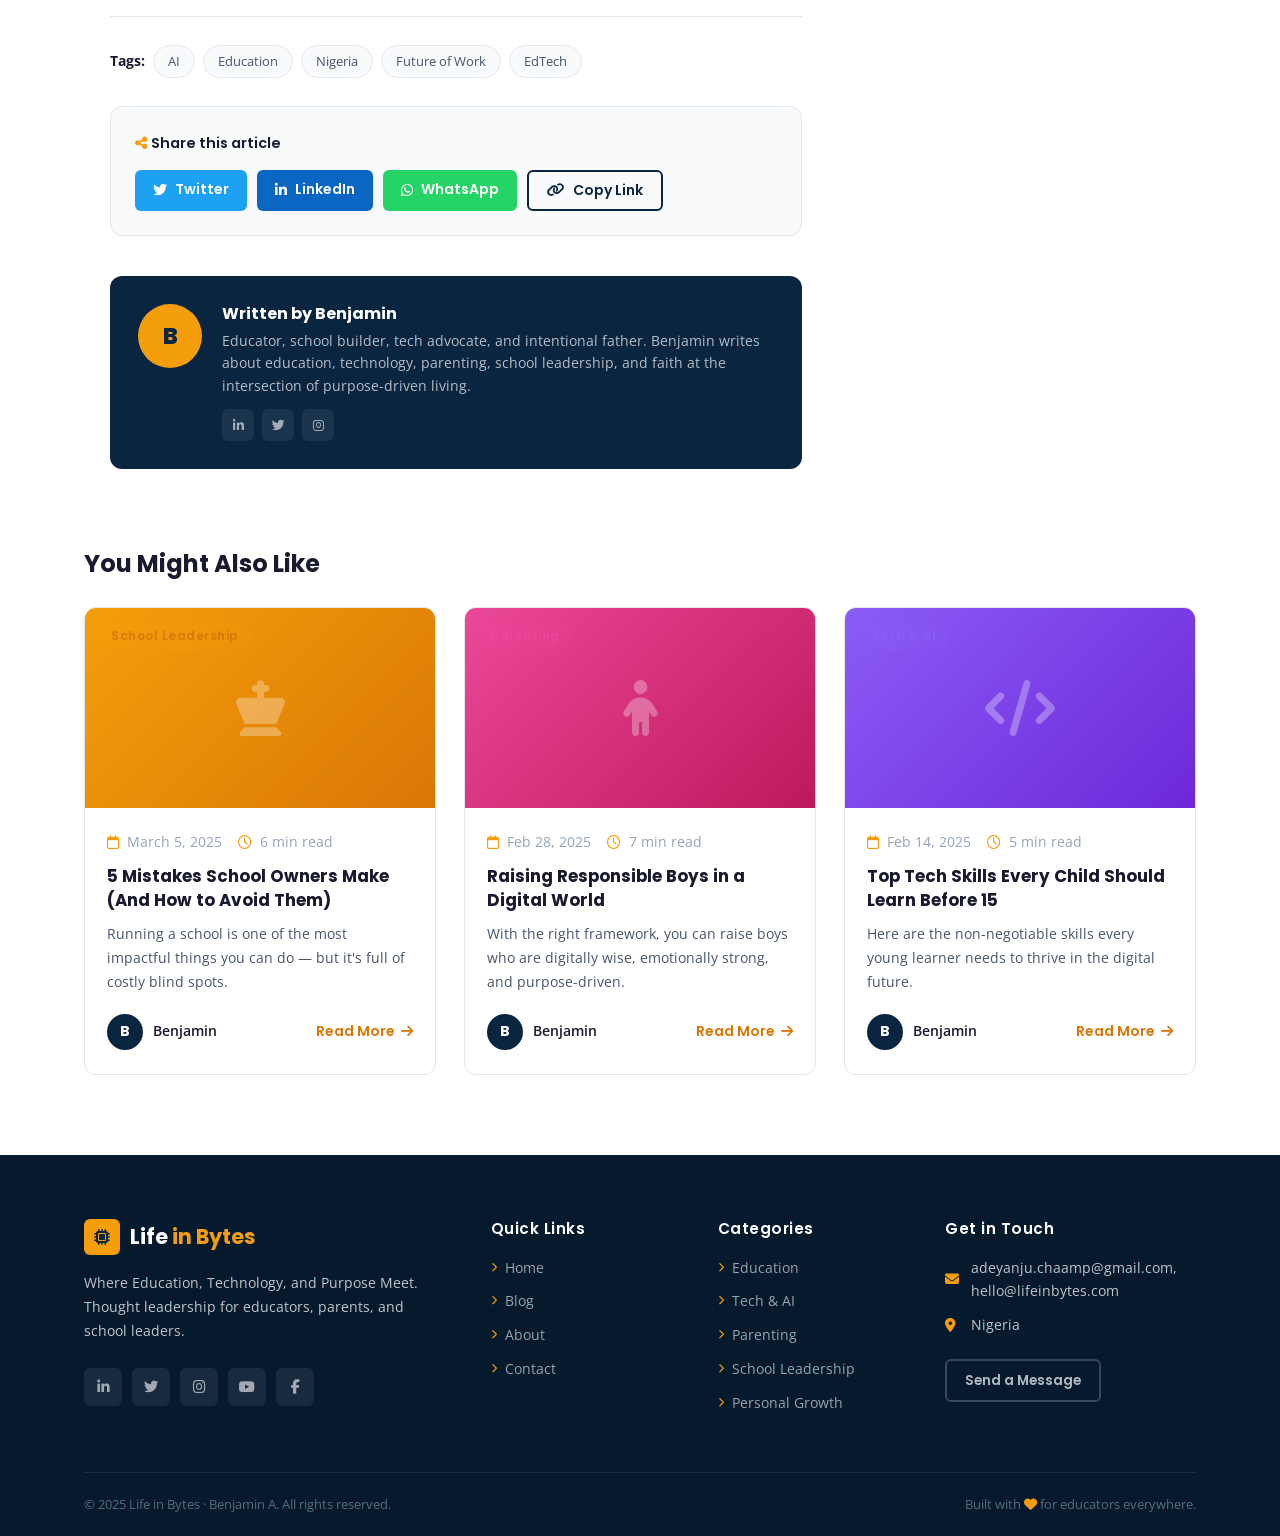
<file: post.html>
<!DOCTYPE html>
<html lang="en">
<head>
  <meta charset="UTF-8"/>
  <meta name="viewport" content="width=device-width, initial-scale=1.0"/>
  <title id="postTitle">Blog Post – Life in Bytes</title>
  <meta name="description" id="postDescription" content="Read this article on Life in Bytes — where education, technology, and purpose meet."/>
  <link rel="preconnect" href="https://fonts.googleapis.com"/>
  <link rel="preconnect" href="https://fonts.gstatic.com" crossorigin/>
  <link href="https://fonts.googleapis.com/css2?family=Poppins:wght@300;400;500;600;700;800&family=Open+Sans:wght@300;400;500;600&display=swap" rel="stylesheet"/>
  <link rel="stylesheet" href="https://cdn.jsdelivr.net/npm/@fortawesome/fontawesome-free@6.4.0/css/all.min.css"/>
  <link rel="stylesheet" href="css/style.css"/>
</head>
<body>

  <!-- Reading Progress Bar -->
  <div id="readingProgress"></div>

  <!-- ===== NAVBAR ===== -->
  <nav class="navbar" id="navbar">
    <div class="container nav-container">
      <a href="index.html" class="logo">
        <span class="logo-icon"><i class="fas fa-microchip"></i></span>
        <span class="logo-text">Life <span class="accent">in Bytes</span></span>
      </a>
      <ul class="nav-links" id="navLinks">
        <li><a href="index.html" class="nav-link">Home</a></li>
        <li><a href="blog.html" class="nav-link active">Blog</a></li>
        <li><a href="about.html" class="nav-link">About</a></li>
        <li><a href="contact.html" class="nav-link">Contact</a></li>
      </ul>
      <div class="nav-cta">
        <a href="blog.html" class="btn btn-primary btn-sm">Start Reading</a>
      </div>
      <button class="hamburger" id="hamburger" aria-label="Toggle menu">
        <span></span><span></span><span></span>
      </button>
    </div>
  </nav>

  <!-- ===== POST HERO ===== -->
  <section class="post-hero" id="postHero">
    <div class="container">
      <div class="post-breadcrumb">
        <a href="index.html">Home</a>
        <i class="fas fa-chevron-right"></i>
        <a href="blog.html">Blog</a>
        <i class="fas fa-chevron-right"></i>
        <span id="heroCategory">Article</span>
      </div>
      <span class="category-badge" id="heroBadge"></span>
      <h1 id="heroTitle">Loading...</h1>
      <div class="post-meta" style="margin-top:16px;">
        <span id="heroDate"><i class="far fa-calendar"></i></span>
        <span id="heroRead"><i class="far fa-clock"></i></span>
        <span><i class="fas fa-user"></i> Benjamin</span>
      </div>
    </div>
  </section>

  <!-- ===== POST LAYOUT ===== -->
  <div class="container">
    <div class="post-layout">

      <!-- Main Content -->
      <div class="post-content-wrap">

        <!-- Featured Image -->
        <div class="post-featured-img" id="postFeaturedImg">
          <div id="featuredImgPlaceholder" style="width:100%;height:100%;display:flex;align-items:center;justify-content:center;font-size:5rem;color:rgba(255,255,255,0.3);"></div>
        </div>

        <!-- Post Body -->
        <article class="post-content" id="postBody">
          <!-- Injected dynamically -->
        </article>

        <!-- Tags -->
        <div class="post-tags" id="postTags">
          <span>Tags:</span>
        </div>

        <!-- Share -->
        <div style="margin-top:28px;padding:24px;background:var(--light-bg);border-radius:12px;border:1px solid var(--border);">
          <p style="font-family:var(--font-head);font-weight:600;font-size:0.9rem;color:var(--text-dark);margin-bottom:14px;">
            <i class="fas fa-share-alt" style="color:var(--accent);"></i> Share this article
          </p>
          <div style="display:flex;gap:10px;flex-wrap:wrap;">
            <a href="#" onclick="sharePost('twitter')" class="btn btn-sm" style="background:#1DA1F2;color:#fff;gap:8px;">
              <i class="fab fa-twitter"></i> Twitter
            </a>
            <a href="#" onclick="sharePost('linkedin')" class="btn btn-sm" style="background:#0A66C2;color:#fff;">
              <i class="fab fa-linkedin-in"></i> LinkedIn
            </a>
            <a href="#" onclick="sharePost('whatsapp')" class="btn btn-sm" style="background:#25D366;color:#fff;">
              <i class="fab fa-whatsapp"></i> WhatsApp
            </a>
            <button id="copyBtn" onclick="copyLink()" class="btn btn-sm btn-outline" style="gap:8px;">
              <i class="fas fa-link"></i> Copy Link
            </button>
          </div>
        </div>

        <!-- Author Box -->
        <div class="author-box">
          <div class="author-box-avatar">B</div>
          <div>
            <h4>Written by Benjamin</h4>
            <p>Educator, school builder, tech advocate, and intentional father. Benjamin writes about education, technology, parenting, school leadership, and faith at the intersection of purpose-driven living.</p>
            <div class="social-links">
              <a href="https://www.linkedin.com/in/adeyanju-benjamin-b-sc-ed-mce-660734b6" class="social-link" aria-label="LinkedIn"><i class="fab fa-linkedin-in"></i></a>
              <a href="#" class="social-link" aria-label="Twitter"><i class="fab fa-twitter"></i></a>
              <a href="#" class="social-link" aria-label="Instagram"><i class="fab fa-instagram"></i></a>
            </div>
          </div>
        </div>
      </div>

      <!-- Sidebar -->
      <aside class="post-sidebar">

      <!-- Recent Posts -->
        <div class="sidebar-widget">
          <h3>Recent Posts</h3>
          <div class="recent-post-item">
            <a href="post.html?id=1" class="recent-post-thumb placeholder-featured" style="background:linear-gradient(135deg,#667eea,#764ba2);">
              <i class="fas fa-robot"></i>
            </a>
            <div>
              <a href="post.html?id=1"><h5>How Nigerian Schools Can Prepare for the AI Age</h5></a>
              <span>March 10, 2025</span>
            </div>
          </div>
          <div class="recent-post-item">
            <a href="post.html?id=2" class="recent-post-thumb" style="background:linear-gradient(135deg,#F59E0B,#D97706);">
              <i class="fas fa-chess-king"></i>
            </a>
            <div>
              <a href="post.html?id=2"><h5>5 Mistakes School Owners Make</h5></a>
              <span>March 5, 2025</span>
            </div>
          </div>
          <div class="recent-post-item">
            <a href="post.html?id=3" class="recent-post-thumb" style="background:linear-gradient(135deg,#EC4899,#be185d);">
              <i class="fas fa-child"></i>
            </a>
            <div>
              <a href="post.html?id=3"><h5>Raising Responsible Boys in a Digital World</h5></a>
              <span>Feb 28, 2025</span>
            </div>
          </div>
        </div>

        <!-- Categories -->
        <div class="sidebar-widget">
          <h3>Categories</h3>
          <div style="display:flex;flex-direction:column;gap:8px;">
            <a href="blog.html?cat=education" style="display:flex;align-items:center;justify-content:space-between;padding:10px 14px;background:var(--white);border:1px solid var(--border);border-radius:8px;transition:all 0.2s;text-decoration:none;" onmouseover="this.style.borderColor='#3B82F6';this.style.background='rgba(59,130,246,0.05)'" onmouseout="this.style.borderColor='var(--border)';this.style.background='var(--white)'">
              <span style="display:flex;align-items:center;gap:10px;font-size:0.875rem;font-weight:600;color:var(--text-dark);"><i class="fas fa-graduation-cap" style="color:#3B82F6;width:16px;"></i> Education</span>
              <span style="font-size:0.775rem;color:var(--text-light);background:var(--light-bg);padding:2px 8px;border-radius:10px;">3</span>
            </a>
            <a href="blog.html?cat=tech" style="display:flex;align-items:center;justify-content:space-between;padding:10px 14px;background:var(--white);border:1px solid var(--border);border-radius:8px;transition:all 0.2s;text-decoration:none;" onmouseover="this.style.borderColor='#8B5CF6';this.style.background='rgba(139,92,246,0.05)'" onmouseout="this.style.borderColor='var(--border)';this.style.background='var(--white)'">
              <span style="display:flex;align-items:center;gap:10px;font-size:0.875rem;font-weight:600;color:var(--text-dark);"><i class="fas fa-microchip" style="color:#8B5CF6;width:16px;"></i> Tech &amp; AI</span>
              <span style="font-size:0.775rem;color:var(--text-light);background:var(--light-bg);padding:2px 8px;border-radius:10px;">3</span>
            </a>
            <a href="blog.html?cat=parenting" style="display:flex;align-items:center;justify-content:space-between;padding:10px 14px;background:var(--white);border:1px solid var(--border);border-radius:8px;transition:all 0.2s;text-decoration:none;" onmouseover="this.style.borderColor='#EC4899';this.style.background='rgba(236,72,153,0.05)'" onmouseout="this.style.borderColor='var(--border)';this.style.background='var(--white)'">
              <span style="display:flex;align-items:center;gap:10px;font-size:0.875rem;font-weight:600;color:var(--text-dark);"><i class="fas fa-heart" style="color:#EC4899;width:16px;"></i> Parenting</span>
              <span style="font-size:0.775rem;color:var(--text-light);background:var(--light-bg);padding:2px 8px;border-radius:10px;">2</span>
            </a>
            <a href="blog.html?cat=leadership" style="display:flex;align-items:center;justify-content:space-between;padding:10px 14px;background:var(--white);border:1px solid var(--border);border-radius:8px;transition:all 0.2s;text-decoration:none;" onmouseover="this.style.borderColor='#F59E0B';this.style.background='rgba(245,158,11,0.05)'" onmouseout="this.style.borderColor='var(--border)';this.style.background='var(--white)'">
              <span style="display:flex;align-items:center;gap:10px;font-size:0.875rem;font-weight:600;color:var(--text-dark);"><i class="fas fa-chess-king" style="color:#D97706;width:16px;"></i> School Leadership</span>
              <span style="font-size:0.775rem;color:var(--text-light);background:var(--light-bg);padding:2px 8px;border-radius:10px;">2</span>
            </a>
            <a href="blog.html?cat=growth" style="display:flex;align-items:center;justify-content:space-between;padding:10px 14px;background:var(--white);border:1px solid var(--border);border-radius:8px;transition:all 0.2s;text-decoration:none;" onmouseover="this.style.borderColor='#10B981';this.style.background='rgba(16,185,129,0.05)'" onmouseout="this.style.borderColor='var(--border)';this.style.background='var(--white)'">
              <span style="display:flex;align-items:center;gap:10px;font-size:0.875rem;font-weight:600;color:var(--text-dark);"><i class="fas fa-seedling" style="color:#10B981;width:16px;"></i> Personal Growth</span>
              <span style="font-size:0.775rem;color:var(--text-light);background:var(--light-bg);padding:2px 8px;border-radius:10px;">2</span>
            </a>
          </div>
        </div>

      </aside>
    </div>
  </div>

  <!-- ===== RELATED POSTS ===== -->
  <section class="related-posts-section">
    <div class="container">
      <h2 class="section-title">You Might Also Like</h2>
      <div class="posts-grid" id="relatedPosts"></div>
    </div>
  </section>

  <!-- ===== FOOTER ===== -->
  <footer class="footer">
    <div class="container">
      <div class="footer-grid">
        <div class="footer-brand">
          <a href="index.html" class="logo">
            <span class="logo-icon"><i class="fas fa-microchip"></i></span>
            <span class="logo-text">Life <span class="accent">in Bytes</span></span>
          </a>
          <p>Where Education, Technology, and Purpose Meet. Thought leadership for educators, parents, and school leaders.</p>
          <div class="social-links">
            <a href="https://www.linkedin.com/in/adeyanju-benjamin-b-sc-ed-mce-660734b6" class="social-link" aria-label="LinkedIn"><i class="fab fa-linkedin-in"></i></a>
            <a href="#" class="social-link" aria-label="Twitter"><i class="fab fa-twitter"></i></a>
            <a href="#" class="social-link" aria-label="Instagram"><i class="fab fa-instagram"></i></a>
            <a href="#" class="social-link" aria-label="YouTube"><i class="fab fa-youtube"></i></a>
            <a href="#" class="social-link" aria-label="Facebook"><i class="fab fa-facebook-f"></i></a>
          </div>
        </div>
        <div class="footer-nav">
          <h4>Quick Links</h4>
          <ul>
            <li><a href="index.html"><i class="fas fa-chevron-right"></i> Home</a></li>
            <li><a href="blog.html"><i class="fas fa-chevron-right"></i> Blog</a></li>
            <li><a href="about.html"><i class="fas fa-chevron-right"></i> About</a></li>
            <li><a href="contact.html"><i class="fas fa-chevron-right"></i> Contact</a></li>
          </ul>
        </div>
        <div class="footer-nav">
          <h4>Categories</h4>
          <ul>
            <li><a href="blog.html?cat=education"><i class="fas fa-chevron-right"></i> Education</a></li>
            <li><a href="blog.html?cat=tech"><i class="fas fa-chevron-right"></i> Tech &amp; AI</a></li>
            <li><a href="blog.html?cat=parenting"><i class="fas fa-chevron-right"></i> Parenting</a></li>
            <li><a href="blog.html?cat=leadership"><i class="fas fa-chevron-right"></i> School Leadership</a></li>
            <li><a href="blog.html?cat=growth"><i class="fas fa-chevron-right"></i> Personal Growth</a></li>
          </ul>
        </div>
        <div class="footer-contact">
          <h4>Get in Touch</h4>
          <p><i class="fas fa-envelope"></i> adeyanju.chaamp@gmail.com, <br> hello@lifeinbytes.com</p>
          <p><i class="fas fa-map-marker-alt"></i> Nigeria</p>
          <a href="contact.html" class="btn btn-outline btn-sm mt-sm">Send a Message</a>
        </div>
      </div>
      <div class="footer-bottom">
        <p>&copy; 2025 Life in Bytes · Benjamin A. All rights reserved.</p>
        <p>Built with <i class="fas fa-heart" style="color:#F59E0B"></i> for educators everywhere.</p>
      </div>
    </div>
  </footer>

  <script src="js/main.js"></script>
  <script src="js/posts.js"></script>
  <script>
    function sidebarSubscribe(e) {
      e.preventDefault();
      const email = document.getElementById('sidebarEmail').value;
      setTimeout(() => {
        e.target.style.display = 'none';
        document.getElementById('sidebarSubSuccess').style.display = 'block';
      }, 800);
    }

    function sharePost(platform) {
      event.preventDefault();
      const url = encodeURIComponent(window.location.href);
      const title = encodeURIComponent(document.getElementById('heroTitle').textContent);
      const urls = {
        twitter: `https://twitter.com/intent/tweet?text=${title}&url=${url}`,
        linkedin: `https://www.linkedin.com/shareArticle?mini=true&url=${url}&title=${title}`,
        whatsapp: `https://wa.me/?text=${title}%20${url}`
      };
      if (urls[platform]) window.open(urls[platform], '_blank', 'noopener');
    }
  </script>
</body>
</html>
</file>
<file: css/style.css>
/* ====================================================
   LIFE IN BYTES – Main Stylesheet
   Design System: Dark Blue + White + Gold/Orange
   ==================================================== */

/* ===== CSS VARIABLES ===== */
:root {
  --primary: #0A2540;
  --primary-light: #0d3060;
  --primary-dark: #061a2e;
  --accent: #F59E0B;
  --accent-light: #FCD34D;
  --accent-dark: #D97706;
  --white: #FFFFFF;
  --light-bg: #F8FAFC;
  --light-gray: #F1F5F9;
  --border: #E2E8F0;
  --text-dark: #1A1A2E;
  --text-body: #475569;
  --text-light: #94A3B8;
  --success: #10B981;
  --shadow-sm: 0 1px 3px rgba(0,0,0,0.08), 0 1px 2px rgba(0,0,0,0.06);
  --shadow-md: 0 4px 16px rgba(10,37,64,0.10);
  --shadow-lg: 0 10px 40px rgba(10,37,64,0.14);
  --shadow-xl: 0 20px 60px rgba(10,37,64,0.18);
  --radius-sm: 6px;
  --radius-md: 12px;
  --radius-lg: 20px;
  --radius-xl: 30px;
  --transition: all 0.3s cubic-bezier(0.4, 0, 0.2, 1);
  --font-head: 'Poppins', sans-serif;
  --font-body: 'Open Sans', sans-serif;

  /* Category colors */
  --edu-color: #3B82F6;
  --tech-color: #8B5CF6;
  --parent-color: #EC4899;
  --lead-color: #F59E0B;
  --growth-color: #10B981;
}

/* ===== RESET & BASE ===== */
*, *::before, *::after { box-sizing: border-box; margin: 0; padding: 0; }
html { scroll-behavior: smooth; font-size: 16px; }
body {
  font-family: var(--font-body);
  color: var(--text-body);
  background: var(--white);
  line-height: 1.7;
  overflow-x: hidden;
}
img { max-width: 100%; display: block; }
a { text-decoration: none; color: inherit; }
ul { list-style: none; }
h1,h2,h3,h4,h5,h6 { font-family: var(--font-head); color: var(--text-dark); line-height: 1.25; }

/* ===== CONTAINER ===== */
.container {
  width: 100%;
  max-width: 1160px;
  margin: 0 auto;
  padding: 0 24px;
}

/* ===== SECTION PADDING ===== */
.section-pad { padding: 80px 0; }
.bg-light { background: var(--light-bg); }
.bg-dark { background: var(--primary); }
.mt-sm { margin-top: 12px; }

/* ===== BUTTONS ===== */
.btn {
  display: inline-flex;
  align-items: center;
  gap: 8px;
  font-family: var(--font-head);
  font-weight: 600;
  border-radius: var(--radius-sm);
  cursor: pointer;
  border: none;
  transition: var(--transition);
  text-decoration: none;
  white-space: nowrap;
}
.btn-lg { padding: 14px 28px; font-size: 1rem; }
.btn-sm { padding: 8px 18px; font-size: 0.875rem; }
.btn-primary {
  background: var(--accent);
  color: var(--primary);
}
.btn-primary:hover {
  background: var(--accent-dark);
  transform: translateY(-2px);
  box-shadow: 0 8px 25px rgba(245,158,11,0.35);
}
.btn-outline {
  background: transparent;
  color: var(--primary);
  border: 2px solid var(--primary);
}
.btn-outline:hover {
  background: var(--primary);
  color: var(--white);
  transform: translateY(-2px);
}
.btn-accent {
  background: var(--accent);
  color: var(--primary);
}
.btn-accent:hover {
  background: var(--accent-light);
  transform: translateY(-2px);
  box-shadow: 0 8px 25px rgba(245,158,11,0.4);
}

/* ===== SECTION HEADER ===== */
.section-header { margin-bottom: 48px; }
.section-header.flex-between {
  display: flex;
  align-items: flex-end;
  justify-content: space-between;
  flex-wrap: wrap;
  gap: 16px;
}
.section-tag {
  display: inline-block;
  font-family: var(--font-head);
  font-size: 0.8rem;
  font-weight: 600;
  letter-spacing: 2px;
  text-transform: uppercase;
  color: var(--accent);
  margin-bottom: 10px;
}
.section-tag.light { color: var(--accent-light); }
.section-title {
  font-size: 2rem;
  font-weight: 700;
  color: var(--text-dark);
  margin-bottom: 12px;
}
.section-title.light { color: var(--white); }
.section-subtitle { color: var(--text-body); font-size: 1.05rem; max-width: 520px; }

/* ===== CATEGORY BADGES ===== */
.category-badge {
  display: inline-block;
  padding: 4px 12px;
  border-radius: 50px;
  font-size: 0.75rem;
  font-weight: 600;
  font-family: var(--font-head);
  letter-spacing: 0.5px;
}
.badge-tech { background: rgba(139,92,246,0.15); color: #8B5CF6; }
.badge-education { background: rgba(59,130,246,0.15); color: #3B82F6; }
.badge-parenting { background: rgba(236,72,153,0.15); color: #EC4899; }
.badge-leadership { background: rgba(245,158,11,0.15); color: #D97706; }
.badge-growth { background: rgba(16,185,129,0.15); color: #059669; }

/* ===== NAVBAR ===== */
.navbar {
  position: fixed;
  top: 0;
  left: 0;
  right: 0;
  z-index: 1000;
  background: rgba(10, 37, 64, 0.97);
  backdrop-filter: blur(12px);
  -webkit-backdrop-filter: blur(12px);
  border-bottom: 1px solid rgba(255,255,255,0.08);
  transition: var(--transition);
}
.navbar.scrolled {
  box-shadow: var(--shadow-lg);
}
.nav-container {
  display: flex;
  align-items: center;
  justify-content: space-between;
  height: 70px;
  gap: 24px;
}
.logo {
  display: flex;
  align-items: center;
  gap: 10px;
  font-family: var(--font-head);
  font-weight: 700;
  font-size: 1.3rem;
  color: var(--white);
  flex-shrink: 0;
}
.logo-icon {
  width: 36px;
  height: 36px;
  background: var(--accent);
  border-radius: var(--radius-sm);
  display: flex;
  align-items: center;
  justify-content: center;
  color: var(--primary);
  font-size: 1rem;
}
.logo-text .accent { color: var(--accent); }
.nav-links {
  display: flex;
  align-items: center;
  gap: 4px;
  flex: 1;
  justify-content: center;
}
.nav-link {
  font-family: var(--font-head);
  font-weight: 500;
  font-size: 0.9rem;
  color: rgba(255,255,255,0.8);
  padding: 8px 14px;
  border-radius: var(--radius-sm);
  transition: var(--transition);
}
.nav-link:hover, .nav-link.active {
  color: var(--white);
  background: rgba(245,158,11,0.15);
}
.nav-link.active { color: var(--accent); }
.hamburger {
  display: none;
  flex-direction: column;
  gap: 5px;
  background: none;
  border: none;
  cursor: pointer;
  padding: 4px;
}
.hamburger span {
  display: block;
  width: 24px;
  height: 2px;
  background: var(--white);
  border-radius: 2px;
  transition: var(--transition);
}
.hamburger.open span:nth-child(1) { transform: translateY(7px) rotate(45deg); }
.hamburger.open span:nth-child(2) { opacity: 0; }
.hamburger.open span:nth-child(3) { transform: translateY(-7px) rotate(-45deg); }

/* ===== HERO ===== */
.hero {
  min-height: 100vh;
  background: var(--primary);
  display: flex;
  align-items: center;
  position: relative;
  overflow: hidden;
  padding-top: 70px;
}
.hero-bg-pattern {
  position: absolute;
  inset: 0;
  background-image:
    radial-gradient(circle at 20% 50%, rgba(245,158,11,0.08) 0%, transparent 50%),
    radial-gradient(circle at 80% 20%, rgba(59,130,246,0.08) 0%, transparent 50%),
    radial-gradient(circle at 60% 80%, rgba(139,92,246,0.05) 0%, transparent 40%);
  pointer-events: none;
}
.hero-bg-pattern::after {
  content: '';
  position: absolute;
  inset: 0;
  background-image: url("data:image/svg+xml,%3Csvg width='60' height='60' viewBox='0 0 60 60' xmlns='http://www.w3.org/2000/svg'%3E%3Cg fill='none' fill-rule='evenodd'%3E%3Cg fill='%23ffffff' fill-opacity='0.02'%3E%3Ccircle cx='30' cy='30' r='2'/%3E%3C/g%3E%3C/g%3E%3C/svg%3E");
}
.hero-container {
  position: relative;
  z-index: 2;
  padding: 80px 24px;
  max-width: 780px;
  margin: 0 auto;
  text-align: center;
}
.hero-badge {
  display: inline-flex;
  align-items: center;
  gap: 8px;
  background: rgba(245,158,11,0.12);
  border: 1px solid rgba(245,158,11,0.25);
  padding: 8px 18px;
  border-radius: 50px;
  font-size: 0.825rem;
  font-weight: 500;
  color: var(--accent-light);
  margin-bottom: 28px;
  letter-spacing: 0.5px;
}
.badge-dot {
  width: 8px;
  height: 8px;
  background: var(--accent);
  border-radius: 50%;
  animation: pulse 2s infinite;
}
@keyframes pulse {
  0%, 100% { opacity: 1; transform: scale(1); }
  50% { opacity: 0.6; transform: scale(1.3); }
}
.hero-title {
  font-size: clamp(2.4rem, 5vw, 3.8rem);
  font-weight: 800;
  color: var(--white);
  line-height: 1.15;
  margin-bottom: 24px;
  letter-spacing: -0.5px;
}
.accent-text { color: var(--accent); }
.hero-subtitle {
  font-size: 1.1rem;
  color: rgba(255,255,255,0.75);
  max-width: 600px;
  margin: 0 auto 36px;
  line-height: 1.8;
}
.hero-subtitle strong { color: var(--white); }
.hero-actions {
  display: flex;
  gap: 16px;
  justify-content: center;
  flex-wrap: wrap;
  margin-bottom: 52px;
}
.hero-actions .btn-outline {
  color: var(--white);
  border-color: rgba(255,255,255,0.35);
}
.hero-actions .btn-outline:hover {
  background: rgba(255,255,255,0.1);
  border-color: var(--white);
}
.hero-stats {
  display: flex;
  align-items: center;
  justify-content: center;
  gap: 32px;
  background: rgba(255,255,255,0.05);
  border: 1px solid rgba(255,255,255,0.1);
  border-radius: var(--radius-lg);
  padding: 20px 40px;
  backdrop-filter: blur(8px);
}
.stat { text-align: center; }
.stat-number {
  display: block;
  font-family: var(--font-head);
  font-size: 1.6rem;
  font-weight: 700;
  color: var(--accent);
}
.stat-label {
  display: block;
  font-size: 0.8rem;
  color: rgba(255,255,255,0.6);
  text-transform: uppercase;
  letter-spacing: 1px;
  margin-top: 2px;
}
.stat-divider {
  width: 1px;
  height: 36px;
  background: rgba(255,255,255,0.15);
}
.hero-scroll-indicator {
  position: absolute;
  bottom: 30px;
  left: 50%;
  transform: translateX(-50%);
  display: flex;
  flex-direction: column;
  align-items: center;
  gap: 8px;
  color: rgba(255,255,255,0.4);
  font-size: 0.75rem;
  letter-spacing: 1px;
  text-transform: uppercase;
  z-index: 2;
}
.scroll-arrow {
  animation: bounceDown 2s infinite;
}
@keyframes bounceDown {
  0%, 100% { transform: translateY(0); }
  50% { transform: translateY(6px); }
}

/* ===== FEATURED SECTION ===== */
.featured-card {
  display: grid;
  grid-template-columns: 1fr 1.2fr;
  gap: 0;
  background: var(--white);
  border-radius: var(--radius-lg);
  overflow: hidden;
  box-shadow: var(--shadow-xl);
  border: 1px solid var(--border);
  transition: var(--transition);
}
.featured-card:hover {
  transform: translateY(-4px);
  box-shadow: 0 24px 70px rgba(10,37,64,0.18);
}
.featured-card-image {
  position: relative;
  min-height: 380px;
}
.featured-img-placeholder {
  width: 100%;
  height: 100%;
  min-height: 380px;
  background: linear-gradient(135deg, #667eea 0%, #764ba2 100%);
  display: flex;
  align-items: center;
  justify-content: center;
  font-size: 5rem;
  color: rgba(255,255,255,0.35);
}
.featured-card-image .category-badge {
  position: absolute;
  top: 20px;
  left: 20px;
}
.featured-card-content {
  padding: 48px 44px;
  display: flex;
  flex-direction: column;
  justify-content: center;
}
.post-meta {
  display: flex;
  gap: 16px;
  font-size: 0.85rem;
  color: var(--text-light);
  margin-bottom: 16px;
  flex-wrap: wrap;
}
.post-meta i { color: var(--accent); margin-right: 4px; }
.featured-post-title {
  font-size: 1.65rem;
  font-weight: 700;
  margin-bottom: 16px;
  line-height: 1.3;
}
.featured-post-title a { color: var(--text-dark); transition: var(--transition); }
.featured-post-title a:hover { color: var(--accent-dark); }
.featured-post-excerpt { color: var(--text-body); line-height: 1.8; margin-bottom: 28px; }
.post-footer {
  display: flex;
  align-items: center;
  justify-content: space-between;
  gap: 16px;
  flex-wrap: wrap;
}
.author-mini {
  display: flex;
  align-items: center;
  gap: 10px;
  font-weight: 600;
  font-size: 0.9rem;
  color: var(--text-dark);
}
.author-avatar {
  width: 36px;
  height: 36px;
  background: var(--primary);
  color: var(--white);
  border-radius: 50%;
  display: flex;
  align-items: center;
  justify-content: center;
  font-family: var(--font-head);
  font-weight: 700;
  font-size: 0.9rem;
}

/* ===== CATEGORIES SECTION ===== */
.categories-grid {
  display: grid;
  grid-template-columns: repeat(3, 1fr);
  gap: 24px;
}
.category-card {
  background: var(--white);
  border-radius: var(--radius-md);
  padding: 28px 24px;
  border: 2px solid var(--border);
  transition: var(--transition);
  display: block;
  position: relative;
  overflow: hidden;
}
.category-card::before {
  content: '';
  position: absolute;
  top: 0; left: 0; right: 0;
  height: 3px;
  background: var(--accent);
  transform: scaleX(0);
  transition: var(--transition);
}
.category-card:hover::before { transform: scaleX(1); }
.category-card:hover {
  border-color: var(--accent);
  transform: translateY(-4px);
  box-shadow: var(--shadow-lg);
}
.cat-icon {
  width: 52px;
  height: 52px;
  border-radius: var(--radius-sm);
  display: flex;
  align-items: center;
  justify-content: center;
  font-size: 1.4rem;
  margin-bottom: 16px;
}
.cat-edu { background: rgba(59,130,246,0.12); color: var(--edu-color); }
.cat-tech { background: rgba(139,92,246,0.12); color: #8B5CF6; }
.cat-parent { background: rgba(236,72,153,0.12); color: var(--parent-color); }
.cat-lead { background: rgba(245,158,11,0.12); color: var(--accent-dark); }
.cat-growth { background: rgba(16,185,129,0.12); color: var(--growth-color); }
.cat-all { background: rgba(10,37,64,0.1); color: var(--primary); }
.category-card h3 {
  font-size: 1.05rem;
  font-weight: 700;
  margin-bottom: 8px;
  color: var(--text-dark);
}
.category-card p {
  font-size: 0.875rem;
  color: var(--text-body);
  margin-bottom: 14px;
  line-height: 1.6;
}
.cat-count {
  font-size: 0.8rem;
  font-weight: 600;
  color: var(--text-light);
  font-family: var(--font-head);
}
.cat-arrow {
  position: absolute;
  bottom: 24px;
  right: 24px;
  width: 32px;
  height: 32px;
  background: var(--accent);
  border-radius: 50%;
  display: flex;
  align-items: center;
  justify-content: center;
  color: var(--primary);
  font-size: 0.75rem;
  opacity: 0;
  transform: scale(0.8);
  transition: var(--transition);
}
.category-card:hover .cat-arrow {
  opacity: 1;
  transform: scale(1);
}
.category-card-all { background: var(--primary); }
.category-card-all h3, .category-card-all p { color: rgba(255,255,255,0.9); }
.category-card-all .cat-count { color: rgba(255,255,255,0.5); }

/* ===== POSTS GRID ===== */
.posts-grid {
  display: grid;
  grid-template-columns: repeat(3, 1fr);
  gap: 28px;
}
.post-card {
  background: var(--white);
  border-radius: var(--radius-md);
  overflow: hidden;
  border: 1px solid var(--border);
  transition: var(--transition);
  display: flex;
  flex-direction: column;
}
.post-card:hover {
  transform: translateY(-5px);
  box-shadow: var(--shadow-lg);
  border-color: rgba(245,158,11,0.2);
}
.post-card-img {
  position: relative;
  height: 200px;
  overflow: hidden;
}
.post-img-placeholder {
  width: 100%;
  height: 100%;
  display: flex;
  align-items: center;
  justify-content: center;
  font-size: 3.5rem;
  color: rgba(255,255,255,0.3);
}
.placeholder-leadership { background: linear-gradient(135deg, #F59E0B 0%, #D97706 100%); }
.placeholder-parenting { background: linear-gradient(135deg, #EC4899 0%, #be185d 100%); }
.placeholder-leadership2 { background: linear-gradient(135deg, #0A2540 0%, #1e3a5f 100%); }
.placeholder-tech { background: linear-gradient(135deg, #8B5CF6 0%, #6d28d9 100%); }
.placeholder-faith { background: linear-gradient(135deg, #10B981 0%, #047857 100%); }
.placeholder-edu { background: linear-gradient(135deg, #3B82F6 0%, #1d4ed8 100%); }
.placeholder-featured { background: linear-gradient(135deg, #667eea 0%, #764ba2 100%); }
.post-card-img .category-badge {
  position: absolute;
  top: 14px;
  left: 14px;
}
.post-card-body {
  padding: 22px 22px 24px;
  flex: 1;
  display: flex;
  flex-direction: column;
}
.post-card-body .post-meta { margin-bottom: 12px; }
.post-title {
  font-size: 1.05rem;
  font-weight: 700;
  margin-bottom: 10px;
  line-height: 1.4;
}
.post-title a { color: var(--text-dark); transition: var(--transition); }
.post-title a:hover { color: var(--accent-dark); }
.post-excerpt {
  font-size: 0.875rem;
  color: var(--text-body);
  line-height: 1.7;
  margin-bottom: 20px;
  flex: 1;
}
.read-more {
  display: inline-flex;
  align-items: center;
  gap: 6px;
  font-family: var(--font-head);
  font-weight: 600;
  font-size: 0.875rem;
  color: var(--accent-dark);
  transition: var(--transition);
}
.read-more:hover { gap: 10px; color: var(--primary); }
.view-all-btn { color: var(--primary); }

/* ===== ABOUT TEASER ===== */
.about-teaser-inner {
  display: grid;
  grid-template-columns: 1.2fr 1fr;
  gap: 64px;
  align-items: center;
}
.about-teaser-text p {
  color: rgba(255,255,255,0.75);
  margin-bottom: 28px;
  font-size: 1.05rem;
  line-height: 1.8;
}
.about-highlights {
  margin-bottom: 36px;
}
.about-highlights li {
  display: flex;
  align-items: center;
  gap: 12px;
  color: rgba(255,255,255,0.85);
  margin-bottom: 12px;
  font-size: 0.95rem;
}
.about-highlights li i { color: var(--accent); font-size: 1rem; }
.author-photo-frame {
  position: relative;
  width: 100%;
  max-width: 360px;
  margin: 0 auto;
}
.author-photo-placeholder {
  width: 100%;
  aspect-ratio: 3/4;
  background: linear-gradient(135deg, var(--primary-light) 0%, rgba(245,158,11,0.2) 100%);
  border-radius: var(--radius-lg);
  border: 2px solid rgba(245,158,11,0.2);
  display: flex;
  flex-direction: column;
  align-items: center;
  justify-content: center;
  gap: 12px;
  color: rgba(255,255,255,0.4);
  font-size: 5rem;
}
.author-photo-placeholder span {
  font-family: var(--font-head);
  font-size: 1.2rem;
  font-weight: 700;
  color: rgba(255,255,255,0.6);
}
.author-badge-card {
  position: absolute;
  bottom: -16px;
  right: -16px;
  background: var(--accent);
  color: var(--primary);
  padding: 14px 18px;
  border-radius: var(--radius-md);
  display: flex;
  align-items: center;
  gap: 12px;
  box-shadow: var(--shadow-lg);
}
.author-badge-card i { font-size: 1.4rem; }
.author-badge-card strong {
  display: block;
  font-family: var(--font-head);
  font-size: 0.875rem;
  font-weight: 700;
}
.author-badge-card span {
  font-size: 0.775rem;
  opacity: 0.8;
}

/* ===== NEWSLETTER ===== */
.newsletter-card {
  background: var(--primary);
  border-radius: var(--radius-xl);
  padding: 60px 48px;
  text-align: center;
  position: relative;
  overflow: hidden;
}
.newsletter-card::before {
  content: '';
  position: absolute;
  top: -40px; right: -40px;
  width: 200px; height: 200px;
  background: radial-gradient(circle, rgba(245,158,11,0.12) 0%, transparent 70%);
  border-radius: 50%;
}
.newsletter-icon {
  font-size: 2.5rem;
  color: var(--accent);
  margin-bottom: 20px;
}
.newsletter-card h2 {
  color: var(--white);
  font-size: 1.8rem;
  margin-bottom: 12px;
}
.newsletter-card p {
  color: rgba(255,255,255,0.7);
  max-width: 520px;
  margin: 0 auto 32px;
  font-size: 1rem;
}
.newsletter-form { position: relative; z-index: 2; }
.newsletter-input-group {
  display: flex;
  gap: 12px;
  max-width: 620px;
  margin: 0 auto 12px;
  flex-wrap: wrap;
}
.newsletter-input-group input {
  flex: 1;
  min-width: 180px;
  padding: 14px 18px;
  border-radius: var(--radius-sm);
  border: 2px solid rgba(255,255,255,0.15);
  background: rgba(255,255,255,0.08);
  color: var(--white);
  font-family: var(--font-body);
  font-size: 0.95rem;
  outline: none;
  transition: var(--transition);
}
.newsletter-input-group input::placeholder { color: rgba(255,255,255,0.4); }
.newsletter-input-group input:focus { border-color: var(--accent); background: rgba(255,255,255,0.12); }
.newsletter-note {
  font-size: 0.8rem;
  color: rgba(255,255,255,0.4);
  margin: 0 !important;
}
.newsletter-note i { color: rgba(255,255,255,0.3); }
.newsletter-success {
  display: flex;
  align-items: center;
  justify-content: center;
  gap: 12px;
  color: var(--success);
  font-weight: 600;
  font-size: 1.05rem;
  padding: 16px;
  background: rgba(16,185,129,0.15);
  border-radius: var(--radius-sm);
  max-width: 480px;
  margin: 0 auto;
}

/* ===== FOOTER ===== */
.footer {
  background: var(--primary-dark);
  color: rgba(255,255,255,0.75);
  padding-top: 64px;
  padding-bottom: 0;
}
.footer-grid {
  display: grid;
  grid-template-columns: 2fr 1fr 1fr 1.4fr;
  gap: 48px;
  padding-bottom: 48px;
}
.footer-brand .logo { margin-bottom: 16px; }
.footer-brand p { font-size: 0.9rem; line-height: 1.7; margin-bottom: 24px; }
.social-links { display: flex; gap: 10px; flex-wrap: wrap; }
.social-link {
  width: 38px;
  height: 38px;
  background: rgba(255,255,255,0.07);
  border-radius: var(--radius-sm);
  display: flex;
  align-items: center;
  justify-content: center;
  color: rgba(255,255,255,0.6);
  font-size: 0.9rem;
  transition: var(--transition);
}
.social-link:hover {
  background: var(--accent);
  color: var(--primary);
  transform: translateY(-3px);
}
.footer-nav h4, .footer-contact h4 {
  font-family: var(--font-head);
  font-weight: 600;
  font-size: 0.95rem;
  color: var(--white);
  margin-bottom: 18px;
  letter-spacing: 0.5px;
}
.footer-nav ul li { margin-bottom: 10px; }
.footer-nav ul li a {
  font-size: 0.875rem;
  color: rgba(255,255,255,0.6);
  transition: var(--transition);
  display: flex;
  align-items: center;
  gap: 8px;
}
.footer-nav ul li a i { font-size: 0.6rem; color: var(--accent); }
.footer-nav ul li a:hover { color: var(--accent); padding-left: 4px; }
.footer-contact p {
  font-size: 0.875rem;
  margin-bottom: 10px;
  display: flex;
  align-items: center;
  gap: 10px;
}
.footer-contact p i { color: var(--accent); width: 16px; }
.footer-contact .btn-outline {
  color: rgba(255,255,255,0.7);
  border-color: rgba(255,255,255,0.2);
  font-size: 0.85rem;
  display: inline-flex;
}
.footer-contact .btn-outline:hover {
  color: var(--primary);
  background: var(--accent);
  border-color: var(--accent);
}
.footer-bottom {
  border-top: 1px solid rgba(255,255,255,0.08);
  padding: 20px 0;
  display: flex;
  justify-content: space-between;
  align-items: center;
  flex-wrap: wrap;
  gap: 8px;
  font-size: 0.825rem;
  color: rgba(255,255,255,0.35);
}

/* ===== BLOG PAGE ===== */
.page-hero {
  background: var(--primary);
  padding: 120px 0 80px;
  text-align: center;
  position: relative;
  overflow: hidden;
}
.page-hero::before {
  content: '';
  position: absolute;
  inset: 0;
  background: radial-gradient(ellipse at center, rgba(245,158,11,0.08) 0%, transparent 70%);
}
.page-hero .container { position: relative; z-index: 2; }
.page-hero h1 {
  font-size: clamp(2rem, 4vw, 3rem);
  color: var(--white);
  margin-bottom: 16px;
  font-weight: 800;
}
.page-hero p {
  color: rgba(255,255,255,0.7);
  font-size: 1.1rem;
  max-width: 540px;
  margin: 0 auto;
}

/* Filter Bar */
.filter-bar {
  background: var(--white);
  border-bottom: 1px solid var(--border);
  position: sticky;
  top: 70px;
  z-index: 100;
  padding: 0;
}
.filter-bar-inner {
  display: flex;
  align-items: center;
  gap: 8px;
  overflow-x: auto;
  padding: 16px 0;
  -ms-overflow-style: none;
  scrollbar-width: none;
}
.filter-bar-inner::-webkit-scrollbar { display: none; }
.filter-btn {
  display: inline-flex;
  align-items: center;
  gap: 8px;
  padding: 8px 18px;
  border-radius: 50px;
  font-family: var(--font-head);
  font-size: 0.85rem;
  font-weight: 600;
  border: 2px solid var(--border);
  background: var(--white);
  color: var(--text-body);
  cursor: pointer;
  transition: var(--transition);
  white-space: nowrap;
}
.filter-btn:hover, .filter-btn.active {
  border-color: var(--accent);
  background: var(--accent);
  color: var(--primary);
}
.filter-count {
  background: var(--light-gray);
  padding: 2px 7px;
  border-radius: 20px;
  font-size: 0.75rem;
}
.filter-btn.active .filter-count { background: rgba(10,37,64,0.2); }

/* Blog Grid Section */
.blog-grid-section { padding: 60px 0 80px; }
.search-bar-wrapper {
  margin-bottom: 40px;
}
.search-bar {
  display: flex;
  align-items: center;
  gap: 0;
  background: var(--white);
  border: 2px solid var(--border);
  border-radius: var(--radius-sm);
  overflow: hidden;
  max-width: 480px;
  transition: var(--transition);
}
.search-bar:focus-within { border-color: var(--accent); }
.search-bar i { padding: 0 14px; color: var(--text-light); }
.search-bar input {
  flex: 1;
  padding: 12px 0;
  border: none;
  outline: none;
  font-family: var(--font-body);
  font-size: 0.95rem;
  color: var(--text-dark);
}
.search-bar button {
  padding: 12px 20px;
  background: var(--accent);
  color: var(--primary);
  border: none;
  font-family: var(--font-head);
  font-weight: 600;
  font-size: 0.875rem;
  cursor: pointer;
  transition: var(--transition);
}
.search-bar button:hover { background: var(--accent-dark); }
.blog-post-card {
  background: var(--white);
  border-radius: var(--radius-md);
  overflow: hidden;
  border: 1px solid var(--border);
  transition: var(--transition);
  display: flex;
  flex-direction: column;
}
.blog-post-card:hover {
  transform: translateY(-4px);
  box-shadow: var(--shadow-lg);
}

/* ===== ABOUT PAGE ===== */
.about-hero {
  background: var(--primary);
  padding: 130px 0 80px;
  position: relative;
  overflow: hidden;
}
.about-hero::before {
  content: '';
  position: absolute;
  inset: 0;
  background: radial-gradient(ellipse at 70% 50%, rgba(245,158,11,0.08) 0%, transparent 60%);
}
.about-hero .container { position: relative; z-index: 2; }
.about-hero-inner {
  display: grid;
  grid-template-columns: 1fr 1fr;
  gap: 64px;
  align-items: center;
}
.about-hero-text .hero-badge { margin-bottom: 20px; }
.about-hero-text h1 {
  font-size: clamp(2rem, 4vw, 2.8rem);
  color: var(--white);
  margin-bottom: 20px;
  font-weight: 800;
}
.about-hero-text p {
  color: rgba(255,255,255,0.75);
  font-size: 1.05rem;
  line-height: 1.8;
  margin-bottom: 28px;
}
.about-photo-wrap { position: relative; max-width: 380px; margin: 0 auto; }
.about-photo-main {
  width: 100%;
  aspect-ratio: 3/4;
  background: linear-gradient(145deg, var(--primary-light) 0%, rgba(245,158,11,0.15) 100%);
  border-radius: var(--radius-lg);
  border: 3px solid rgba(245,158,11,0.2);
  display: flex;
  flex-direction: column;
  align-items: center;
  justify-content: center;
  gap: 14px;
  color: rgba(255,255,255,0.35);
  font-size: 6rem;
}
.about-photo-main span {
  font-family: var(--font-head);
  font-size: 1.5rem;
  font-weight: 700;
  color: rgba(255,255,255,0.6);
}
.about-stat-cards {
  position: absolute;
  bottom: -20px;
  left: -20px;
  display: flex;
  flex-direction: column;
  gap: 10px;
}
.about-stat-card {
  background: var(--accent);
  color: var(--primary);
  padding: 12px 18px;
  border-radius: var(--radius-md);
  box-shadow: var(--shadow-lg);
  min-width: 140px;
}
.about-stat-card .number {
  font-family: var(--font-head);
  font-size: 1.4rem;
  font-weight: 800;
  display: block;
}
.about-stat-card .label {
  font-size: 0.775rem;
  font-weight: 600;
  opacity: 0.8;
}

/* About Content */
.about-content-section { padding: 80px 0; }
.about-content-grid {
  display: grid;
  grid-template-columns: 2fr 1fr;
  gap: 60px;
}
.about-story h2 {
  font-size: 1.6rem;
  font-weight: 700;
  color: var(--text-dark);
  margin-bottom: 20px;
}
.about-story p {
  color: var(--text-body);
  line-height: 1.85;
  margin-bottom: 20px;
}
.about-story blockquote {
  border-left: 4px solid var(--accent);
  padding: 16px 20px;
  background: var(--light-bg);
  border-radius: 0 var(--radius-sm) var(--radius-sm) 0;
  margin: 28px 0;
  font-style: italic;
  font-size: 1.05rem;
  color: var(--text-dark);
}
.about-sidebar { }
.sidebar-widget {
  background: var(--light-bg);
  border-radius: var(--radius-md);
  padding: 28px;
  margin-bottom: 28px;
  border: 1px solid var(--border);
}
.sidebar-widget h3 {
  font-size: 1rem;
  font-weight: 700;
  margin-bottom: 18px;
  color: var(--text-dark);
  padding-bottom: 12px;
  border-bottom: 2px solid var(--accent);
  display: inline-block;
}
.expertise-item {
  margin-bottom: 14px;
}
.expertise-item label {
  font-size: 0.85rem;
  font-weight: 600;
  color: var(--text-dark);
  margin-bottom: 6px;
  display: block;
}
.progress-bar-wrap {
  background: var(--border);
  border-radius: 50px;
  height: 7px;
  overflow: hidden;
}
.progress-bar {
  height: 100%;
  background: linear-gradient(90deg, var(--primary) 0%, var(--accent) 100%);
  border-radius: 50px;
  transition: width 1s ease;
}
.timeline-item {
  display: flex;
  gap: 14px;
  margin-bottom: 20px;
  padding-bottom: 20px;
  border-bottom: 1px solid var(--border);
}
.timeline-item:last-child { border-bottom: none; margin-bottom: 0; padding-bottom: 0; }
.timeline-year {
  font-family: var(--font-head);
  font-weight: 700;
  font-size: 0.8rem;
  color: var(--accent-dark);
  background: rgba(245,158,11,0.12);
  padding: 3px 10px;
  border-radius: 4px;
  height: fit-content;
  flex-shrink: 0;
  margin-top: 2px;
}
.timeline-text strong {
  display: block;
  font-size: 0.9rem;
  font-weight: 700;
  color: var(--text-dark);
  margin-bottom: 4px;
}
.timeline-text span { font-size: 0.82rem; color: var(--text-body); }

/* ===== CONTACT PAGE ===== */
.contact-hero { padding: 120px 0 70px; }
.contact-grid {
  display: grid;
  grid-template-columns: 1fr 1.3fr;
  gap: 60px;
  padding: 60px 0 80px;
}
.contact-info h2 {
  font-size: 1.7rem;
  font-weight: 700;
  margin-bottom: 16px;
}
.contact-info > p {
  color: var(--text-body);
  line-height: 1.8;
  margin-bottom: 36px;
}
.contact-detail {
  display: flex;
  align-items: flex-start;
  gap: 16px;
  margin-bottom: 24px;
  padding: 20px;
  background: var(--light-bg);
  border-radius: var(--radius-md);
  border: 1px solid var(--border);
}
.contact-detail-icon {
  width: 46px;
  height: 46px;
  background: var(--primary);
  border-radius: var(--radius-sm);
  display: flex;
  align-items: center;
  justify-content: center;
  color: var(--accent);
  font-size: 1.1rem;
  flex-shrink: 0;
}
.contact-detail h4 {
  font-size: 0.9rem;
  font-weight: 700;
  margin-bottom: 4px;
}
.contact-detail p { font-size: 0.875rem; color: var(--text-body); }
.contact-social h4 {
  font-size: 0.95rem;
  font-weight: 700;
  margin-bottom: 14px;
}
.contact-social-links {
  display: flex;
  gap: 10px;
  flex-wrap: wrap;
}
.social-link-big {
  display: flex;
  align-items: center;
  gap: 8px;
  padding: 10px 16px;
  background: var(--primary);
  color: var(--white);
  border-radius: var(--radius-sm);
  font-size: 0.85rem;
  font-weight: 600;
  transition: var(--transition);
}
.social-link-big:hover {
  background: var(--accent);
  color: var(--primary);
  transform: translateY(-2px);
}

/* Contact Form */
.contact-form-card {
  background: var(--white);
  border-radius: var(--radius-lg);
  padding: 40px;
  box-shadow: var(--shadow-xl);
  border: 1px solid var(--border);
}
.contact-form-card h2 {
  font-size: 1.5rem;
  font-weight: 700;
  margin-bottom: 8px;
}
.contact-form-card > p {
  color: var(--text-body);
  margin-bottom: 28px;
  font-size: 0.95rem;
}
.form-row { display: grid; grid-template-columns: 1fr 1fr; gap: 16px; }
.form-group { margin-bottom: 20px; }
.form-group label {
  display: block;
  font-family: var(--font-head);
  font-size: 0.85rem;
  font-weight: 600;
  color: var(--text-dark);
  margin-bottom: 8px;
}
.form-group input,
.form-group select,
.form-group textarea {
  width: 100%;
  padding: 12px 16px;
  border: 2px solid var(--border);
  border-radius: var(--radius-sm);
  font-family: var(--font-body);
  font-size: 0.95rem;
  color: var(--text-dark);
  background: var(--white);
  outline: none;
  transition: var(--transition);
}
.form-group input:focus,
.form-group select:focus,
.form-group textarea:focus {
  border-color: var(--accent);
  box-shadow: 0 0 0 3px rgba(245,158,11,0.12);
}
.form-group textarea { resize: vertical; min-height: 130px; }
.form-submit { width: 100%; padding: 15px; font-size: 1rem; justify-content: center; }
.form-success {
  text-align: center;
  padding: 32px;
}
.form-success i {
  font-size: 3rem;
  color: var(--success);
  margin-bottom: 12px;
  display: block;
}
.form-success h3 { font-size: 1.3rem; margin-bottom: 8px; }
.form-success p { color: var(--text-body); }

/* ===== BLOG POST PAGE ===== */
.post-hero {
  background: var(--primary);
  padding: 120px 0 60px;
  position: relative;
  overflow: hidden;
}
.post-hero::before {
  content: '';
  position: absolute;
  inset: 0;
  background: radial-gradient(ellipse at 30% 50%, rgba(245,158,11,0.07) 0%, transparent 60%);
}
.post-hero .container { position: relative; z-index: 2; max-width: 780px; }
.post-breadcrumb {
  display: flex;
  align-items: center;
  gap: 8px;
  font-size: 0.85rem;
  color: rgba(255,255,255,0.5);
  margin-bottom: 20px;
}
.post-breadcrumb a { color: rgba(255,255,255,0.5); transition: var(--transition); }
.post-breadcrumb a:hover { color: var(--accent); }
.post-breadcrumb i { font-size: 0.6rem; }
.post-hero h1 {
  font-size: clamp(1.8rem, 4vw, 2.7rem);
  color: var(--white);
  margin-bottom: 20px;
  font-weight: 800;
  line-height: 1.2;
}
.post-hero .post-meta { color: rgba(255,255,255,0.55); margin-bottom: 0; }

.post-layout {
  display: grid;
  grid-template-columns: 1fr 320px;
  gap: 48px;
  padding: 60px 0 80px;
  max-width: 1060px;
  margin: 0 auto;
}
.post-content-wrap { min-width: 0; }
.post-featured-img {
  width: 100%;
  height: 360px;
  border-radius: var(--radius-md);
  overflow: hidden;
  margin-bottom: 40px;
}
.post-content {
  font-size: 1.05rem;
  line-height: 1.9;
  color: var(--text-body);
}
.post-content h2 {
  font-size: 1.55rem;
  font-weight: 700;
  color: var(--text-dark);
  margin: 36px 0 16px;
}
.post-content h3 {
  font-size: 1.2rem;
  font-weight: 700;
  color: var(--text-dark);
  margin: 28px 0 12px;
}
.post-content p { margin-bottom: 20px; }
.post-content ul, .post-content ol {
  margin: 16px 0 20px 28px;
}
.post-content li { margin-bottom: 8px; }
.post-content blockquote {
  border-left: 4px solid var(--accent);
  background: var(--light-bg);
  padding: 20px 24px;
  border-radius: 0 var(--radius-sm) var(--radius-sm) 0;
  margin: 28px 0;
  font-style: italic;
  font-size: 1.05rem;
  color: var(--text-dark);
}
.post-content strong { color: var(--text-dark); }
.post-tags {
  margin-top: 40px;
  padding-top: 28px;
  border-top: 1px solid var(--border);
  display: flex;
  gap: 8px;
  flex-wrap: wrap;
  align-items: center;
}
.post-tags span { font-weight: 700; font-size: 0.9rem; color: var(--text-dark); }
.tag-chip {
  padding: 5px 14px;
  background: var(--light-bg);
  border: 1px solid var(--border);
  border-radius: 50px;
  font-size: 0.8rem;
  color: var(--text-body);
  transition: var(--transition);
}
.tag-chip:hover { background: var(--accent); border-color: var(--accent); color: var(--primary); }

/* Post Sidebar */
.post-sidebar { }
.post-sidebar .sidebar-widget { background: var(--light-bg); }
.recent-post-item {
  display: flex;
  gap: 14px;
  padding-bottom: 14px;
  margin-bottom: 14px;
  border-bottom: 1px solid var(--border);
}
.recent-post-item:last-child { border-bottom: none; padding-bottom: 0; margin-bottom: 0; }
.recent-post-thumb {
  width: 60px;
  height: 60px;
  border-radius: var(--radius-sm);
  flex-shrink: 0;
  display: flex;
  align-items: center;
  justify-content: center;
  font-size: 1.5rem;
  color: rgba(255,255,255,0.5);
}
.recent-post-item h5 {
  font-size: 0.875rem;
  font-weight: 600;
  line-height: 1.4;
  color: var(--text-dark);
  margin-bottom: 4px;
  transition: var(--transition);
}
.recent-post-item h5:hover { color: var(--accent-dark); }
.recent-post-item span { font-size: 0.775rem; color: var(--text-light); }

/* Author Box */
.author-box {
  background: var(--primary);
  color: var(--white);
  border-radius: var(--radius-md);
  padding: 28px;
  margin-top: 40px;
  display: flex;
  gap: 20px;
  align-items: flex-start;
}
.author-box-avatar {
  width: 64px;
  height: 64px;
  background: var(--accent);
  border-radius: 50%;
  display: flex;
  align-items: center;
  justify-content: center;
  font-family: var(--font-head);
  font-weight: 800;
  font-size: 1.4rem;
  color: var(--primary);
  flex-shrink: 0;
}
.author-box h4 { font-size: 1rem; font-weight: 700; color: var(--white); margin-bottom: 6px; }
.author-box p { font-size: 0.875rem; color: rgba(255,255,255,0.7); line-height: 1.6; margin-bottom: 12px; }
.author-box .social-links { gap: 8px; }
.author-box .social-link { width: 32px; height: 32px; font-size: 0.8rem; }

/* Related posts */
.related-posts-section { padding: 0 0 80px; }
.related-posts-section .section-title { font-size: 1.5rem; margin-bottom: 28px; }

/* ===== ANIMATIONS ===== */
.fade-in {
  opacity: 0;
  transform: translateY(20px);
  transition: opacity 0.6s ease, transform 0.6s ease;
}
.fade-in.visible {
  opacity: 1;
  transform: translateY(0);
}

/* ===== RESPONSIVE ===== */
@media (max-width: 1024px) {
  .footer-grid { grid-template-columns: 1fr 1fr; gap: 36px; }
  .categories-grid { grid-template-columns: repeat(2, 1fr); }
  .posts-grid { grid-template-columns: repeat(2, 1fr); }
  .featured-card { grid-template-columns: 1fr; }
  .featured-card-image { min-height: 280px; }
  .about-teaser-inner { grid-template-columns: 1fr; gap: 40px; }
  .about-hero-inner { grid-template-columns: 1fr; }
  .about-content-grid { grid-template-columns: 1fr; }
  .contact-grid { grid-template-columns: 1fr; }
  .post-layout { grid-template-columns: 1fr; }
  .post-sidebar { display: none; }
}

@media (max-width: 768px) {
  .section-pad { padding: 60px 0; }
  .nav-links { 
    display: none;
    position: fixed;
    top: 70px;
    left: 0;
    right: 0;
    background: var(--primary);
    flex-direction: column;
    padding: 20px 24px 28px;
    gap: 4px;
    border-bottom: 2px solid rgba(245,158,11,0.2);
    box-shadow: var(--shadow-lg);
  }
  .nav-links.open { display: flex; }
  .nav-cta { display: none; }
  .hamburger { display: flex; }
  .hero-container { padding: 60px 24px; }
  .hero-stats { padding: 16px 24px; gap: 20px; }
  .categories-grid { grid-template-columns: 1fr; }
  .posts-grid { grid-template-columns: 1fr; }
  .newsletter-card { padding: 40px 24px; }
  .newsletter-input-group { flex-direction: column; }
  .footer-grid { grid-template-columns: 1fr; gap: 28px; }
  .footer-bottom { flex-direction: column; text-align: center; }
  .hero-actions { flex-direction: column; align-items: center; }
  .form-row { grid-template-columns: 1fr; }
  .section-header.flex-between { flex-direction: column; align-items: flex-start; }
  .featured-card-content { padding: 28px 24px; }
  .featured-post-title { font-size: 1.3rem; }
  .about-teaser-inner { text-align: center; }
  .about-highlights li { justify-content: center; }
  .author-photo-frame { max-width: 280px; }
}

@media (max-width: 480px) {
  .hero-stats { flex-direction: column; gap: 12px; }
  .stat-divider { width: 80px; height: 1px; }
  .hero-badge { font-size: 0.75rem; }
  .contact-form-card { padding: 24px 20px; }
}

.profile-photo {
     object-fit: cover;
      border-radius: 5%;
}
</file>
